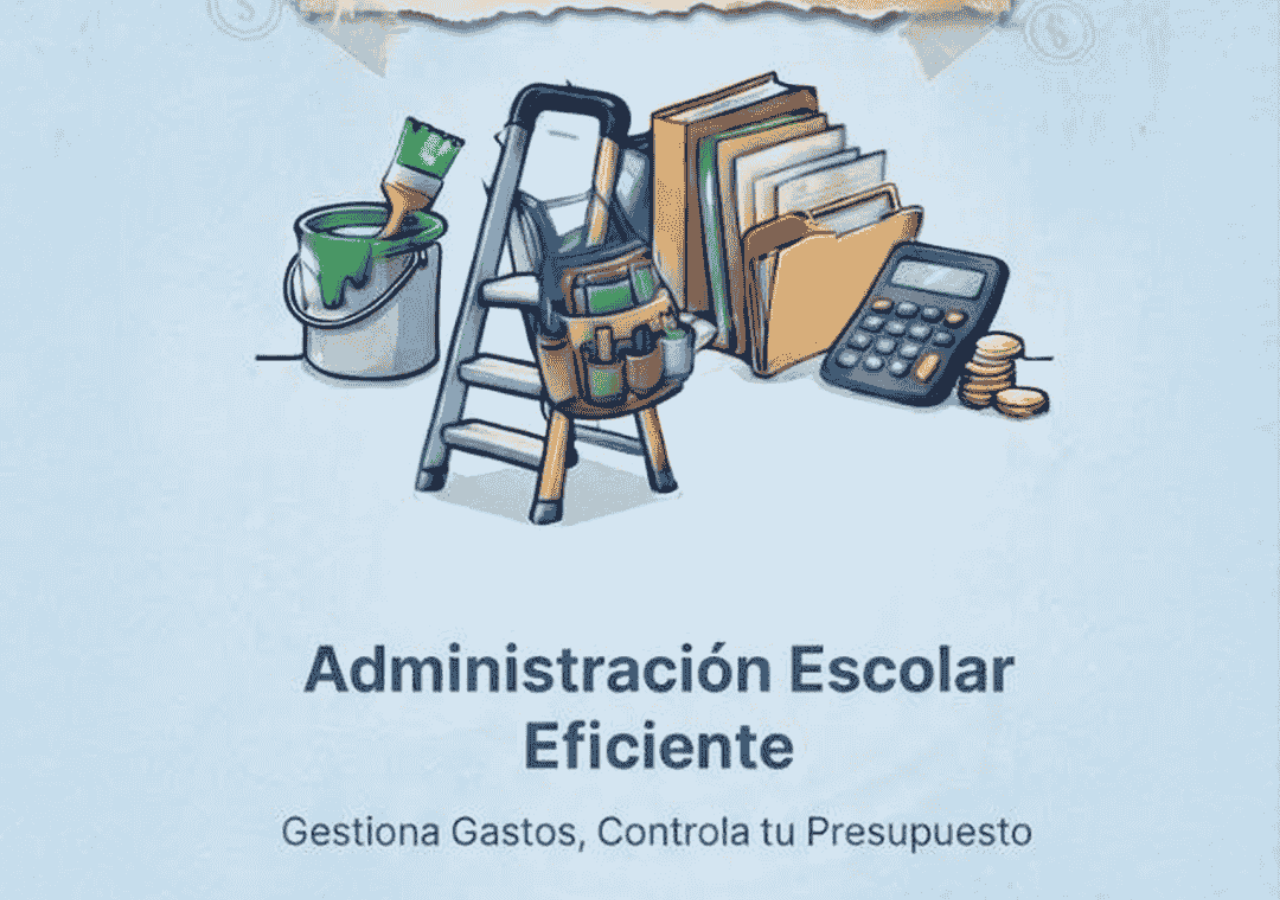
<file: index.html>
<!DOCTYPE html>
<html lang="es">
<head>
    <meta charset="UTF-8">
    <meta name="viewport" content="width=device-width, initial-scale=1.0, maximum-scale=1.0, user-scalable=no">
    <title>Administra</title>
    <link rel="manifest" href="manifest.json">
    <link rel="icon" href="assets/icon.png" type="image/png">
</head>
<body>
    <script>
        window.location.href = 'splash.html';

        if ('serviceWorker' in navigator) {
            window.addEventListener('load', function() {
                navigator.serviceWorker.register('/sw.js')
                    .then(function(registration) {
                        console.log('[Service Worker] Registrado correctamente');
                    })
                    .catch(function(error) {
                        console.log('[Service Worker] Error al registrar:', error);
                    });
            });
        }
    </script>
</body>
</html>
</file>
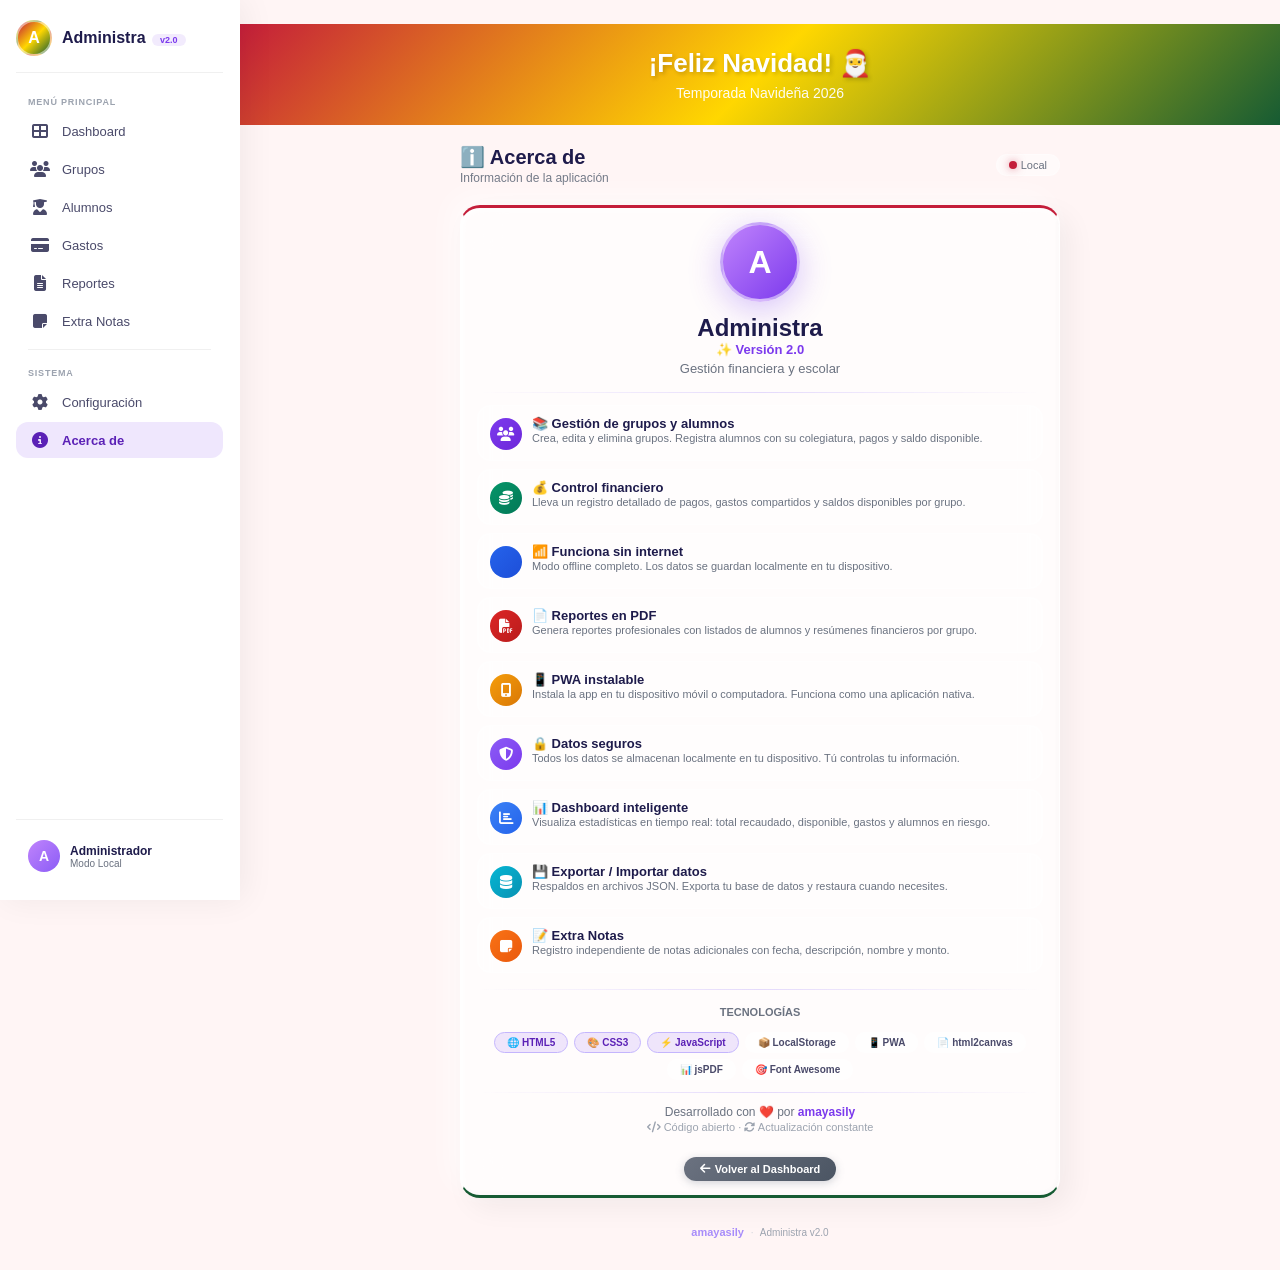
<file: acerca.html>
<!DOCTYPE html>
<html lang="es">
<head>
    <meta charset="UTF-8">
    <meta name="viewport" content="width=device-width, initial-scale=1.0, maximum-scale=1.0, user-scalable=no">
    <title>Administra - Acerca de</title>

    <!-- Font Awesome -->
    <link rel="stylesheet" href="https://cdnjs.cloudflare.com/ajax/libs/font-awesome/6.5.1/css/all.min.css">

    <link rel="manifest" href="manifest.json">
    <link rel="icon" href="assets/icon.png" type="image/png">
    
    <!-- Script del sistema de temas festivos -->
    <script src="js/temas.js"></script>
    
    <style>
        * { margin: 0; padding: 0; box-sizing: border-box; }

        body {
            font-family: -apple-system, BlinkMacSystemFont, 'Segoe UI', Roboto, Arial, sans-serif;
            min-height: 100vh;
            background: linear-gradient(135deg, #fdf2f8 0%, #fce7f3 25%, #ede9fe 50%, #dbeafe 75%, #fce7f3 100%);
            background-attachment: fixed;
            display: flex;
        }

        .sidebar {
            position: fixed;
            top: 0;
            left: 0;
            width: 240px;
            height: 100vh;
            background: rgba(255, 255, 255, 0.92);
            backdrop-filter: blur(24px);
            -webkit-backdrop-filter: blur(24px);
            border-right: 1px solid rgba(255, 255, 255, 0.6);
            box-shadow: 4px 0 32px rgba(0, 0, 0, 0.06);
            padding: 20px 16px;
            display: flex;
            flex-direction: column;
            transition: transform 0.35s cubic-bezier(0.4, 0, 0.2, 1);
            z-index: 1000;
            overflow-y: auto;
        }

        @media (max-width: 768px) {
            .sidebar {
                transform: translateX(-100%);
                width: 280px;
                background: rgba(255, 255, 255, 0.96);
            }
            .sidebar.open {
                transform: translateX(0);
            }
        }

        @media (min-width: 769px) {
            .sidebar {
                transform: translateX(0) !important;
            }
        }

        .sidebar .logo-area {
            display: flex;
            align-items: center;
            gap: 10px;
            padding-bottom: 16px;
            border-bottom: 1px solid rgba(0, 0, 0, 0.06);
            margin-bottom: 16px;
        }

        .sidebar .logo-area .logo-icon {
            width: 36px;
            height: 36px;
            border-radius: 50%;
            background: linear-gradient(135deg, #c084fc, #7c3aed);
            display: flex;
            align-items: center;
            justify-content: center;
            color: white;
            font-weight: 700;
            font-size: 16px;
            border: 2px solid rgba(255, 255, 255, 0.5);
            flex-shrink: 0;
        }

        .sidebar .logo-area h1 {
            font-size: 16px;
            color: #1e1b4b;
            font-weight: 700;
        }

        .sidebar .logo-area .version {
            font-size: 9px;
            color: #7c3aed;
            font-weight: 600;
            background: rgba(124, 58, 237, 0.1);
            padding: 1px 8px;
            border-radius: 10px;
            margin-left: 2px;
        }

        .sidebar .btn-cerrar-menu {
            display: none;
            background: none;
            border: none;
            font-size: 20px;
            color: #6b7280;
            cursor: pointer;
            padding: 4px;
            margin-left: auto;
            transition: all 0.2s;
        }
        .sidebar .btn-cerrar-menu:hover {
            color: #1e1b4b;
        }
        @media (max-width: 768px) {
            .sidebar .btn-cerrar-menu {
                display: block;
            }
        }

        .sidebar .menu {
            flex: 1;
            display: flex;
            flex-direction: column;
            gap: 2px;
        }

        .sidebar .menu .menu-label {
            font-size: 9px;
            text-transform: uppercase;
            color: #9ca3af;
            font-weight: 700;
            letter-spacing: 0.8px;
            padding: 8px 12px 4px 12px;
        }

        .sidebar .menu .menu-item {
            display: flex;
            align-items: center;
            gap: 12px;
            padding: 10px 14px;
            border-radius: 12px;
            color: #4a4a6a;
            text-decoration: none;
            font-size: 13px;
            font-weight: 500;
            transition: all 0.2s ease;
            cursor: pointer;
            border: none;
            background: transparent;
            width: 100%;
            text-align: left;
        }

        .sidebar .menu .menu-item:hover {
            background: rgba(124, 58, 237, 0.08);
            color: #5b21b6;
        }

        .sidebar .menu .menu-item.active {
            background: rgba(124, 58, 237, 0.12);
            color: #5b21b6;
            font-weight: 600;
        }

        .sidebar .menu .menu-item i {
            width: 20px;
            font-size: 16px;
            text-align: center;
            flex-shrink: 0;
        }

        .sidebar .menu .divider {
            height: 1px;
            background: rgba(0, 0, 0, 0.06);
            margin: 8px 12px;
        }

        .sidebar .user-area {
            padding-top: 12px;
            border-top: 1px solid rgba(0, 0, 0, 0.06);
            margin-top: 4px;
        }

        .sidebar .user-area .user-info {
            display: flex;
            align-items: center;
            gap: 10px;
            padding: 8px 12px;
            border-radius: 12px;
            background: rgba(255, 255, 255, 0.4);
        }

        .sidebar .user-area .user-info .avatar {
            width: 32px;
            height: 32px;
            border-radius: 50%;
            background: linear-gradient(135deg, #c084fc, #8b5cf6);
            display: flex;
            align-items: center;
            justify-content: center;
            color: white;
            font-weight: 700;
            font-size: 14px;
        }

        .sidebar .user-area .user-info .user-name {
            font-size: 12px;
            font-weight: 600;
            color: #1e1b4b;
        }

        .sidebar .user-area .user-info .user-email {
            font-size: 10px;
            color: #6b7280;
        }

        .sidebar .user-area .btn-logout-sidebar {
            display: flex;
            align-items: center;
            gap: 10px;
            padding: 8px 14px;
            border-radius: 12px;
            color: #dc2626;
            font-size: 13px;
            font-weight: 500;
            cursor: pointer;
            transition: all 0.2s ease;
            border: none;
            background: transparent;
            width: 100%;
            margin-top: 4px;
        }

        .sidebar .user-area .btn-logout-sidebar:hover {
            background: rgba(239, 68, 68, 0.08);
        }

        .sidebar .user-area .btn-logout-sidebar i {
            width: 20px;
            font-size: 16px;
            text-align: center;
        }

        .sidebar-overlay {
            display: none;
            position: fixed;
            inset: 0;
            background: rgba(0, 0, 0, 0.3);
            backdrop-filter: blur(4px);
            -webkit-backdrop-filter: blur(4px);
            z-index: 999;
            opacity: 0;
            transition: opacity 0.3s ease;
        }
        .sidebar-overlay.active {
            display: block;
            opacity: 1;
        }
        @media (min-width: 769px) {
            .sidebar-overlay {
                display: none !important;
            }
        }

        .main-content {
            margin-left: 0;
            padding: 16px;
            flex: 1;
            min-height: 100vh;
            width: 100%;
            transition: margin-left 0.3s ease;
        }

        @media (min-width: 769px) {
            .main-content {
                margin-left: 240px;
                padding: 24px;
                width: calc(100% - 240px);
            }
        }

        .container {
            max-width: 900px;
            margin: 0 auto;
        }

        .clay {
            background: rgba(255, 255, 255, 0.7);
            backdrop-filter: blur(20px);
            -webkit-backdrop-filter: blur(20px);
            border: 1px solid rgba(255, 255, 255, 0.6);
            box-shadow: 10px 10px 28px rgba(0, 0, 0, 0.05), -10px -10px 28px rgba(255, 255, 255, 0.6),
                        inset 2px 2px 4px rgba(255, 255, 255, 0.8), inset -2px -2px 4px rgba(0, 0, 0, 0.02);
        }

        .clay-md { padding: 14px 16px; border-radius: 20px; }

        .dashboard-header {
            display: flex;
            justify-content: space-between;
            align-items: center;
            margin-bottom: 20px;
        }

        .dashboard-header .titulo {
            display: flex;
            align-items: center;
            gap: 10px;
        }

        .dashboard-header .titulo h2 {
            font-size: 20px;
            color: #1e1b4b;
            font-weight: 700;
        }

        .dashboard-header .titulo p {
            font-size: 12px;
            color: #6b7280;
            margin-top: 2px;
        }

        .hamburger {
            display: block;
            background: rgba(255, 255, 255, 0.5);
            border: 1px solid rgba(255, 255, 255, 0.3);
            font-size: 20px;
            color: #1e1b4b;
            cursor: pointer;
            padding: 6px 10px;
            border-radius: 10px;
            transition: all 0.2s;
            backdrop-filter: blur(4px);
        }
        .hamburger:hover {
            background: rgba(255, 255, 255, 0.8);
        }
        @media (min-width: 769px) {
            .hamburger {
                display: none !important;
            }
        }

        .dashboard-header .header-right {
            display: flex;
            align-items: center;
            gap: 12px;
        }

        .connection {
            display: flex;
            align-items: center;
            gap: 4px;
            font-size: 11px;
            color: #6b7280;
            background: rgba(255, 255, 255, 0.5);
            padding: 4px 12px;
            border-radius: 20px;
            border: 1px solid rgba(255, 255, 255, 0.3);
        }

        .connection .dot {
            width: 8px;
            height: 8px;
            border-radius: 50%;
            display: inline-block;
        }

        .connection .dot.green {
            background: #34d399;
            box-shadow: 0 0 8px rgba(52, 211, 153, 0.4);
            animation: pulse-dot 2s infinite;
        }

        @keyframes pulse-dot {
            0%, 100% { opacity: 1; }
            50% { opacity: 0.5; }
        }

        .logo-grande {
            width: 80px;
            height: 80px;
            border-radius: 50%;
            background: linear-gradient(135deg, #c084fc, #7c3aed);
            display: flex;
            align-items: center;
            justify-content: center;
            margin: 0 auto 12px;
            color: white;
            font-size: 32px;
            font-weight: 700;
            box-shadow: 0 8px 32px rgba(124, 58, 237, 0.3);
            border: 3px solid rgba(255, 255, 255, 0.5);
        }

        .app-nombre {
            text-align: center;
            font-size: 24px;
            font-weight: 800;
            color: #1e1b4b;
        }

        .app-version {
            text-align: center;
            font-size: 13px;
            color: #7c3aed;
            font-weight: 600;
            margin-bottom: 4px;
        }

        .app-subtitulo {
            text-align: center;
            font-size: 13px;
            color: #6b7280;
            margin-bottom: 16px;
        }

        .caracteristicas {
            display: flex;
            flex-direction: column;
            gap: 8px;
            margin: 12px 0 16px 0;
        }

        .caracteristica {
            display: flex;
            align-items: flex-start;
            gap: 10px;
            padding: 10px 12px;
            background: rgba(255, 255, 255, 0.4);
            border-radius: 14px;
            border: 1px solid rgba(255, 255, 255, 0.2);
            transition: all 0.2s ease;
        }

        .caracteristica:hover {
            background: rgba(255, 255, 255, 0.7);
            transform: scale(1.01);
        }

        .caracteristica .icono {
            width: 32px;
            height: 32px;
            border-radius: 50%;
            display: flex;
            align-items: center;
            justify-content: center;
            color: white;
            font-size: 14px;
            flex-shrink: 0;
            margin-top: 2px;
        }

        .caracteristica .icono.gestion { background: linear-gradient(135deg, #7c3aed, #6d28d9); }
        .caracteristica .icono.finanzas { background: linear-gradient(135deg, #059669, #047857); }
        .caracteristica .icono.offline { background: linear-gradient(135deg, #2563eb, #1d4ed8); }
        .caracteristica .icono.pdf { background: linear-gradient(135deg, #dc2626, #b91c1c); }
        .caracteristica .icono.pwa { background: linear-gradient(135deg, #f59e0b, #d97706); }
        .caracteristica .icono.seguridad { background: linear-gradient(135deg, #8b5cf6, #7c3aed); }
        .caracteristica .icono.reportes { background: linear-gradient(135deg, #3b82f6, #2563eb); }
        .caracteristica .icono.backup { background: linear-gradient(135deg, #06b6d4, #0891b2); }
        .caracteristica .icono.notas { background: linear-gradient(135deg, #f97316, #ea580c); }

        .caracteristica .info h4 {
            font-size: 13px;
            color: #1e1b4b;
            font-weight: 700;
        }

        .caracteristica .info p {
            font-size: 11px;
            color: #6b7280;
            line-height: 1.4;
        }

        .tecnologias {
            display: flex;
            flex-wrap: wrap;
            gap: 6px;
            justify-content: center;
            margin: 12px 0 8px 0;
        }

        .tecnologia {
            padding: 4px 12px;
            border-radius: 20px;
            font-size: 10px;
            font-weight: 600;
            background: rgba(255, 255, 255, 0.5);
            border: 1px solid rgba(255, 255, 255, 0.3);
            color: #4a4a6a;
        }

        .tecnologia.destacada {
            background: rgba(124, 58, 237, 0.12);
            border-color: #c4b5fd;
            color: #5b21b6;
        }

        .btn-volver {
            border: none;
            border-radius: 30px;
            padding: 6px 16px;
            font-size: 11px;
            font-weight: 600;
            color: white;
            cursor: pointer;
            transition: all 0.2s;
            background: linear-gradient(135deg, #6b7280, #4b5563);
            box-shadow: 0 2px 8px rgba(107, 114, 128, 0.3);
            margin-top: 12px;
            display: inline-flex;
            align-items: center;
            gap: 4px;
        }

        .btn-volver:hover {
            transform: scale(1.05);
            box-shadow: 0 4px 16px rgba(107, 114, 128, 0.4);
        }

        .btn-volver i { font-size: 12px; }

        .footer {
            text-align: center;
            font-size: 10px;
            color: #9ca3af;
            margin-top: 20px;
            padding: 8px 0;
        }

        .footer .brand { color: #a78bfa; font-weight: 600; font-size: 11px; }

        .separador {
            height: 1px;
            background: linear-gradient(to right, transparent, rgba(167, 139, 250, 0.3), transparent);
            margin: 12px 0;
        }

        .creditos {
            text-align: center;
            font-size: 12px;
            color: #6b7280;
            margin-top: 8px;
        }

        .creditos .nombre {
            color: #7c3aed;
            font-weight: 700;
        }

        @media (max-width: 380px) {
            .main-content { padding: 10px; }
            .logo-grande { width: 64px; height: 64px; font-size: 26px; }
            .app-nombre { font-size: 20px; }
            .caracteristica { padding: 8px 10px; }
            .caracteristica .info h4 { font-size: 12px; }
        }

        @media (min-width: 600px) {
            .main-content { padding: 24px; }
            .container { max-width: 600px; }
        }
    </style>
</head>
<body>
    <div class="sidebar-overlay" id="sidebarOverlay" onclick="cerrarSidebar()"></div>

    <nav class="sidebar" id="sidebar">
        <div class="logo-area">
            <div class="logo-icon">A</div>
            <div>
                <h1>Administra <span class="version">v2.0</span></h1>
            </div>
            <button class="btn-cerrar-menu" onclick="cerrarSidebar()">
                <i class="fas fa-times"></i>
            </button>
        </div>

        <div class="menu">
            <div class="menu-label">Menú principal</div>

            <button class="menu-item" onclick="cerrarSidebar(); location.href='dashboard.html'">
                <i class="fas fa-th-large"></i>
                Dashboard
            </button>

            <button class="menu-item" onclick="cerrarSidebar(); location.href='grupos.html'">
                <i class="fas fa-users"></i>
                Grupos
            </button>

            <button class="menu-item" onclick="cerrarSidebar(); location.href='alumnos.html'">
                <i class="fas fa-user-graduate"></i>
                Alumnos
            </button>

            <button class="menu-item" onclick="cerrarSidebar(); location.href='gastos.html'">
                <i class="fas fa-credit-card"></i>
                Gastos
            </button>

            <button class="menu-item" onclick="cerrarSidebar(); location.href='reportes.html'">
                <i class="fas fa-file-alt"></i>
                Reportes
            </button>

            <button class="menu-item" onclick="cerrarSidebar(); location.href='extra-notas.html'">
                <i class="fas fa-sticky-note"></i>
                Extra Notas
            </button>

            <div class="divider"></div>

            <div class="menu-label">Sistema</div>

            <button class="menu-item" onclick="cerrarSidebar(); location.href='configuracion.html'">
                <i class="fas fa-cog"></i>
                Configuración
            </button>

            <button class="menu-item active" onclick="cerrarSidebar(); location.href='acerca.html'">
                <i class="fas fa-info-circle"></i>
                Acerca de
            </button>
        </div>

        <div class="user-area">
            <div class="user-info">
                <div class="avatar">A</div>
                <div>
                    <div class="user-name">Administrador</div>
                    <div class="user-email">Modo Local</div>
                </div>
            </div>
        </div>
    </nav>

    <div class="main-content">
        <div class="container">
            <div class="dashboard-header">
                <div class="titulo">
                    <button class="hamburger" onclick="abrirSidebar()">
                        <i class="fas fa-bars"></i>
                    </button>
                    <div>
                        <h2>ℹ️ Acerca de</h2>
                        <p>Información de la aplicación</p>
                    </div>
                </div>
                <div class="header-right">
                    <div class="connection">
                        <span class="dot green"></span>
                        <span>Local</span>
                    </div>
                </div>
            </div>

            <div class="clay clay-md">
                <div class="logo-grande">A</div>
                <div class="app-nombre">Administra</div>
                <div class="app-version">✨ Versión 2.0</div>
                <div class="app-subtitulo">Gestión financiera y escolar</div>

                <div class="separador"></div>

                <div class="caracteristicas">
                    <div class="caracteristica">
                        <div class="icono gestion">
                            <i class="fas fa-users"></i>
                        </div>
                        <div class="info">
                            <h4>📚 Gestión de grupos y alumnos</h4>
                            <p>Crea, edita y elimina grupos. Registra alumnos con su colegiatura, pagos y saldo disponible.</p>
                        </div>
                    </div>

                    <div class="caracteristica">
                        <div class="icono finanzas">
                            <i class="fas fa-coins"></i>
                        </div>
                        <div class="info">
                            <h4>💰 Control financiero</h4>
                            <p>Lleva un registro detallado de pagos, gastos compartidos y saldos disponibles por grupo.</p>
                        </div>
                    </div>

                    <div class="caracteristica">
                        <div class="icono offline">
                            <i class="fas fa-wifi-slash"></i>
                        </div>
                        <div class="info">
                            <h4>📶 Funciona sin internet</h4>
                            <p>Modo offline completo. Los datos se guardan localmente en tu dispositivo.</p>
                        </div>
                    </div>

                    <div class="caracteristica">
                        <div class="icono pdf">
                            <i class="fas fa-file-pdf"></i>
                        </div>
                        <div class="info">
                            <h4>📄 Reportes en PDF</h4>
                            <p>Genera reportes profesionales con listados de alumnos y resúmenes financieros por grupo.</p>
                        </div>
                    </div>

                    <div class="caracteristica">
                        <div class="icono pwa">
                            <i class="fas fa-mobile-alt"></i>
                        </div>
                        <div class="info">
                            <h4>📱 PWA instalable</h4>
                            <p>Instala la app en tu dispositivo móvil o computadora. Funciona como una aplicación nativa.</p>
                        </div>
                    </div>

                    <div class="caracteristica">
                        <div class="icono seguridad">
                            <i class="fas fa-shield-alt"></i>
                        </div>
                        <div class="info">
                            <h4>🔒 Datos seguros</h4>
                            <p>Todos los datos se almacenan localmente en tu dispositivo. Tú controlas tu información.</p>
                        </div>
                    </div>

                    <div class="caracteristica">
                        <div class="icono reportes">
                            <i class="fas fa-chart-bar"></i>
                        </div>
                        <div class="info">
                            <h4>📊 Dashboard inteligente</h4>
                            <p>Visualiza estadísticas en tiempo real: total recaudado, disponible, gastos y alumnos en riesgo.</p>
                        </div>
                    </div>

                    <div class="caracteristica">
                        <div class="icono backup">
                            <i class="fas fa-database"></i>
                        </div>
                        <div class="info">
                            <h4>💾 Exportar / Importar datos</h4>
                            <p>Respaldos en archivos JSON. Exporta tu base de datos y restaura cuando necesites.</p>
                        </div>
                    </div>

                    <div class="caracteristica">
                        <div class="icono notas">
                            <i class="fas fa-sticky-note"></i>
                        </div>
                        <div class="info">
                            <h4>📝 Extra Notas</h4>
                            <p>Registro independiente de notas adicionales con fecha, descripción, nombre y monto.</p>
                        </div>
                    </div>
                </div>

                <div class="separador"></div>

                <div style="text-align:center;margin:8px 0 4px 0;">
                    <span style="font-size:11px;color:#6b7280;font-weight:600;">TECNOLOGÍAS</span>
                </div>
                <div class="tecnologias">
                    <span class="tecnologia destacada">🌐 HTML5</span>
                    <span class="tecnologia destacada">🎨 CSS3</span>
                    <span class="tecnologia destacada">⚡ JavaScript</span>
                    <span class="tecnologia">📦 LocalStorage</span>
                    <span class="tecnologia">📱 PWA</span>
                    <span class="tecnologia">📄 html2canvas</span>
                    <span class="tecnologia">📊 jsPDF</span>
                    <span class="tecnologia">🎯 Font Awesome</span>
                </div>

                <div class="separador"></div>

                <div class="creditos">
                    <p>Desarrollado con ❤️ por <span class="nombre">amayasily</span></p>
                    <p style="font-size:11px;color:#9ca3af;margin-top:2px;">
                        <i class="fas fa-code"></i> Código abierto · <i class="fas fa-sync-alt"></i> Actualización constante
                    </p>
                </div>

                <div style="text-align:center;margin-top:12px;">
                    <button class="btn-volver" onclick="location.href='dashboard.html'">
                        <i class="fas fa-arrow-left"></i>
                        Volver al Dashboard
                    </button>
                </div>
            </div>

            <div class="footer">
                <span class="brand">amayasily</span>
                <span style="color:#d1d5db;margin:0 4px;">·</span>
                <span style="color:#9ca3af;">Administra v2.0</span>
            </div>
        </div>
    </div>

    <script src="js/storage.js"></script>
    <script>
        function abrirSidebar() {
            document.getElementById('sidebar').classList.add('open');
            document.getElementById('sidebarOverlay').classList.add('active');
        }

        function cerrarSidebar() {
            document.getElementById('sidebar').classList.remove('open');
            document.getElementById('sidebarOverlay').classList.remove('active');
        }

        document.addEventListener('click', function(e) {
            var sidebar = document.getElementById('sidebar');
            var overlay = document.getElementById('sidebarOverlay');
            if (window.innerWidth <= 768) {
                if (!sidebar.contains(e.target) && e.target !== overlay && !e.target.closest('.hamburger')) {
                    cerrarSidebar();
                }
            }
        });

        window.addEventListener('resize', function() {
            if (window.innerWidth > 768) {
                cerrarSidebar();
            }
        });

        function logout() {
            if (confirm('¿Cerrar sesión?')) {
                localStorage.removeItem('user_session');
                window.location.href = 'login.html';
            }
        }

        window.abrirSidebar = abrirSidebar;
        window.cerrarSidebar = cerrarSidebar;
        window.logout = logout;

        if ('serviceWorker' in navigator) {
            window.addEventListener('load', function() {
                navigator.serviceWorker.register('/sw.js')
                    .then(function(registration) {
                        console.log('[Service Worker] Registrado correctamente');
                    })
                    .catch(function(error) {
                        console.log('[Service Worker] Error al registrar:', error);
                    });
            });
        }
    </script>
</body>
</html>
</file>
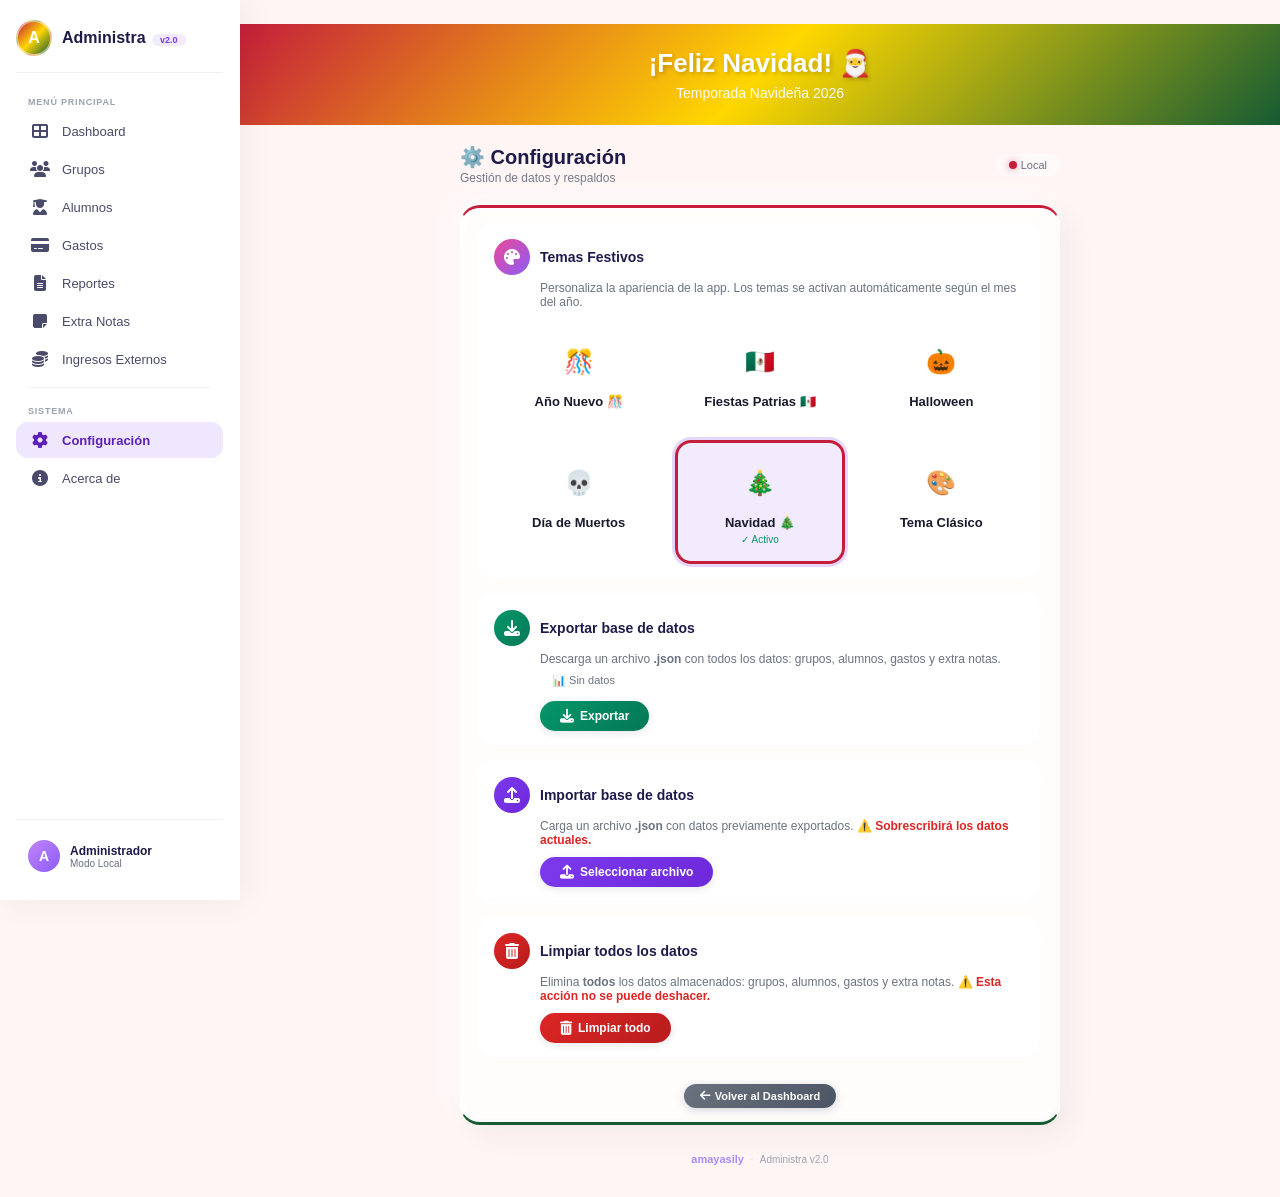
<file: configuracion.html>
<!DOCTYPE html>
<html lang="es">
<head>
    <meta charset="UTF-8">
    <meta name="viewport" content="width=device-width, initial-scale=1.0, maximum-scale=1.0, user-scalable=no">
    <title>Administra - Configuración</title>

    <!-- Font Awesome -->
    <link rel="stylesheet" href="https://cdnjs.cloudflare.com/ajax/libs/font-awesome/6.5.1/css/all.min.css">

    <link rel="manifest" href="manifest.json">
    <link rel="icon" href="assets/icon.png" type="image/png">
    
    <!-- Script del sistema de temas festivos (en el head para evitar parpadeos) -->
    <script src="js/temas.js"></script>
    
    <style>
        * { margin: 0; padding: 0; box-sizing: border-box; }

        body {
            font-family: -apple-system, BlinkMacSystemFont, 'Segoe UI', Roboto, Arial, sans-serif;
            min-height: 100vh;
            background: linear-gradient(135deg, #fdf2f8 0%, #fce7f3 25%, #ede9fe 50%, #dbeafe 75%, #fce7f3 100%);
            background-attachment: fixed;
            display: flex;
        }

        .sidebar {
            position: fixed;
            top: 0;
            left: 0;
            width: 240px;
            height: 100vh;
            background: rgba(255, 255, 255, 0.92);
            backdrop-filter: blur(24px);
            -webkit-backdrop-filter: blur(24px);
            border-right: 1px solid rgba(255, 255, 255, 0.6);
            box-shadow: 4px 0 32px rgba(0, 0, 0, 0.06);
            padding: 20px 16px;
            display: flex;
            flex-direction: column;
            transition: transform 0.35s cubic-bezier(0.4, 0, 0.2, 1);
            z-index: 1000;
            overflow-y: auto;
        }

        @media (max-width: 768px) {
            .sidebar {
                transform: translateX(-100%);
                width: 280px;
                background: rgba(255, 255, 255, 0.96);
            }
            .sidebar.open {
                transform: translateX(0);
            }
        }

        @media (min-width: 769px) {
            .sidebar {
                transform: translateX(0) !important;
            }
        }

        .sidebar .logo-area {
            display: flex;
            align-items: center;
            gap: 10px;
            padding-bottom: 16px;
            border-bottom: 1px solid rgba(0, 0, 0, 0.06);
            margin-bottom: 16px;
        }

        .sidebar .logo-area .logo-icon {
            width: 36px;
            height: 36px;
            border-radius: 50%;
            background: linear-gradient(135deg, #c084fc, #7c3aed);
            display: flex;
            align-items: center;
            justify-content: center;
            color: white;
            font-weight: 700;
            font-size: 16px;
            border: 2px solid rgba(255, 255, 255, 0.5);
            flex-shrink: 0;
        }

        .sidebar .logo-area h1 {
            font-size: 16px;
            color: #1e1b4b;
            font-weight: 700;
        }

        .sidebar .logo-area .version {
            font-size: 9px;
            color: #7c3aed;
            font-weight: 600;
            background: rgba(124, 58, 237, 0.1);
            padding: 1px 8px;
            border-radius: 10px;
            margin-left: 2px;
        }

        .sidebar .btn-cerrar-menu {
            display: none;
            background: none;
            border: none;
            font-size: 20px;
            color: #6b7280;
            cursor: pointer;
            padding: 4px;
            margin-left: auto;
            transition: all 0.2s;
        }
        .sidebar .btn-cerrar-menu:hover {
            color: #1e1b4b;
        }
        @media (max-width: 768px) {
            .sidebar .btn-cerrar-menu {
                display: block;
            }
        }

        .sidebar .menu {
            flex: 1;
            display: flex;
            flex-direction: column;
            gap: 2px;
        }

        .sidebar .menu .menu-label {
            font-size: 9px;
            text-transform: uppercase;
            color: #9ca3af;
            font-weight: 700;
            letter-spacing: 0.8px;
            padding: 8px 12px 4px 12px;
        }

        .sidebar .menu .menu-item {
            display: flex;
            align-items: center;
            gap: 12px;
            padding: 10px 14px;
            border-radius: 12px;
            color: #4a4a6a;
            text-decoration: none;
            font-size: 13px;
            font-weight: 500;
            transition: all 0.2s ease;
            cursor: pointer;
            border: none;
            background: transparent;
            width: 100%;
            text-align: left;
        }

        .sidebar .menu .menu-item:hover {
            background: rgba(124, 58, 237, 0.08);
            color: #5b21b6;
        }

        .sidebar .menu .menu-item.active {
            background: rgba(124, 58, 237, 0.12);
            color: #5b21b6;
            font-weight: 600;
        }

        .sidebar .menu .menu-item i {
            width: 20px;
            font-size: 16px;
            text-align: center;
            flex-shrink: 0;
        }

        .sidebar .menu .divider {
            height: 1px;
            background: rgba(0, 0, 0, 0.06);
            margin: 8px 12px;
        }

        .sidebar .user-area {
            padding-top: 12px;
            border-top: 1px solid rgba(0, 0, 0, 0.06);
            margin-top: 4px;
        }

        .sidebar .user-area .user-info {
            display: flex;
            align-items: center;
            gap: 10px;
            padding: 8px 12px;
            border-radius: 12px;
            background: rgba(255, 255, 255, 0.4);
        }

        .sidebar .user-area .user-info .avatar {
            width: 32px;
            height: 32px;
            border-radius: 50%;
            background: linear-gradient(135deg, #c084fc, #8b5cf6);
            display: flex;
            align-items: center;
            justify-content: center;
            color: white;
            font-weight: 700;
            font-size: 14px;
        }

        .sidebar .user-area .user-info .user-name {
            font-size: 12px;
            font-weight: 600;
            color: #1e1b4b;
        }

        .sidebar .user-area .user-info .user-email {
            font-size: 10px;
            color: #6b7280;
        }

        .sidebar .user-area .btn-logout-sidebar {
            display: flex;
            align-items: center;
            gap: 10px;
            padding: 8px 14px;
            border-radius: 12px;
            color: #dc2626;
            font-size: 13px;
            font-weight: 500;
            cursor: pointer;
            transition: all 0.2s ease;
            border: none;
            background: transparent;
            width: 100%;
            margin-top: 4px;
        }

        .sidebar .user-area .btn-logout-sidebar:hover {
            background: rgba(239, 68, 68, 0.08);
        }

        .sidebar .user-area .btn-logout-sidebar i {
            width: 20px;
            font-size: 16px;
            text-align: center;
        }

        .sidebar-overlay {
            display: none;
            position: fixed;
            inset: 0;
            background: rgba(0, 0, 0, 0.3);
            backdrop-filter: blur(4px);
            -webkit-backdrop-filter: blur(4px);
            z-index: 999;
            opacity: 0;
            transition: opacity 0.3s ease;
        }
        .sidebar-overlay.active {
            display: block;
            opacity: 1;
        }
        @media (min-width: 769px) {
            .sidebar-overlay {
                display: none !important;
            }
        }

        .main-content {
            margin-left: 0;
            padding: 16px;
            flex: 1;
            min-height: 100vh;
            width: 100%;
            transition: margin-left 0.3s ease;
        }

        @media (min-width: 769px) {
            .main-content {
                margin-left: 240px;
                padding: 24px;
                width: calc(100% - 240px);
            }
        }

        .container {
            max-width: 900px;
            margin: 0 auto;
        }

        .clay {
            background: rgba(255, 255, 255, 0.7);
            backdrop-filter: blur(20px);
            -webkit-backdrop-filter: blur(20px);
            border: 1px solid rgba(255, 255, 255, 0.6);
            box-shadow: 10px 10px 28px rgba(0, 0, 0, 0.05), -10px -10px 28px rgba(255, 255, 255, 0.6),
                        inset 2px 2px 4px rgba(255, 255, 255, 0.8), inset -2px -2px 4px rgba(0, 0, 0, 0.02);
        }

        .clay-md { padding: 14px 16px; border-radius: 20px; }

        .dashboard-header {
            display: flex;
            justify-content: space-between;
            align-items: center;
            margin-bottom: 20px;
        }

        .dashboard-header .titulo {
            display: flex;
            align-items: center;
            gap: 10px;
        }

        .dashboard-header .titulo h2 {
            font-size: 20px;
            color: #1e1b4b;
            font-weight: 700;
        }

        .dashboard-header .titulo p {
            font-size: 12px;
            color: #6b7280;
            margin-top: 2px;
        }

        .hamburger {
            display: block;
            background: rgba(255, 255, 255, 0.5);
            border: 1px solid rgba(255, 255, 255, 0.3);
            font-size: 20px;
            color: #1e1b4b;
            cursor: pointer;
            padding: 6px 10px;
            border-radius: 10px;
            transition: all 0.2s;
            backdrop-filter: blur(4px);
        }
        .hamburger:hover {
            background: rgba(255, 255, 255, 0.8);
        }
        @media (min-width: 769px) {
            .hamburger {
                display: none !important;
            }
        }

        .dashboard-header .header-right {
            display: flex;
            align-items: center;
            gap: 12px;
        }

        .connection {
            display: flex;
            align-items: center;
            gap: 4px;
            font-size: 11px;
            color: #6b7280;
            background: rgba(255, 255, 255, 0.5);
            padding: 4px 12px;
            border-radius: 20px;
            border: 1px solid rgba(255, 255, 255, 0.3);
        }

        .connection .dot {
            width: 8px;
            height: 8px;
            border-radius: 50%;
            display: inline-block;
        }

        .connection .dot.green {
            background: #34d399;
            box-shadow: 0 0 8px rgba(52, 211, 153, 0.4);
            animation: pulse-dot 2s infinite;
        }

        @keyframes pulse-dot {
            0%, 100% { opacity: 1; }
            50% { opacity: 0.5; }
        }

        .opcion-card {
            padding: 16px;
            margin-bottom: 12px;
            border-radius: 18px;
            background: rgba(255, 255, 255, 0.5);
            backdrop-filter: blur(8px);
            border: 1px solid rgba(255, 255, 255, 0.3);
            box-shadow: inset 2px 2px 4px rgba(255, 255, 255, 0.6), inset -2px -2px 4px rgba(0, 0, 0, 0.02);
            transition: all 0.2s ease;
        }

        .opcion-card:hover {
            background: rgba(255, 255, 255, 0.8);
            border-color: rgba(167, 139, 250, 0.3);
        }

        .opcion-card .card-header {
            display: flex;
            align-items: center;
            gap: 10px;
            margin-bottom: 6px;
        }

        .opcion-card .card-header .icono {
            width: 36px;
            height: 36px;
            border-radius: 50%;
            display: flex;
            align-items: center;
            justify-content: center;
            color: white;
            font-size: 16px;
            flex-shrink: 0;
        }

        .opcion-card .card-header .icono.exportar {
            background: linear-gradient(135deg, #059669, #047857);
        }

        .opcion-card .card-header .icono.importar {
            background: linear-gradient(135deg, #7c3aed, #6d28d9);
        }

        .opcion-card .card-header .icono.limpiar {
            background: linear-gradient(135deg, #dc2626, #b91c1c);
        }

        .opcion-card .card-header h3 {
            font-size: 14px;
            color: #1e1b4b;
            font-weight: 700;
        }

        .opcion-card .card-desc {
            font-size: 12px;
            color: #6b7280;
            margin-left: 46px;
            margin-bottom: 10px;
        }

        .opcion-card .card-actions {
            margin-left: 46px;
        }

        .btn-opcion {
            border: none;
            border-radius: 30px;
            padding: 8px 20px;
            font-size: 12px;
            font-weight: 600;
            color: white;
            cursor: pointer;
            transition: all 0.2s;
            display: inline-flex;
            align-items: center;
            gap: 6px;
            box-shadow: 0 2px 8px rgba(0, 0, 0, 0.1);
        }

        .btn-opcion:hover {
            transform: scale(1.05);
            box-shadow: 0 4px 16px rgba(0, 0, 0, 0.15);
        }

        .btn-opcion:active { transform: scale(0.97); }

        .btn-opcion.exportar-btn {
            background: linear-gradient(135deg, #059669, #047857);
        }

        .btn-opcion.importar-btn {
            background: linear-gradient(135deg, #7c3aed, #6d28d9);
        }

        .btn-opcion.limpiar-btn {
            background: linear-gradient(135deg, #dc2626, #b91c1c);
        }

        .btn-opcion i { font-size: 14px; }

        .btn-volver {
            border: none;
            border-radius: 30px;
            padding: 6px 16px;
            font-size: 11px;
            font-weight: 600;
            color: white;
            cursor: pointer;
            transition: all 0.2s;
            background: linear-gradient(135deg, #6b7280, #4b5563);
            box-shadow: 0 2px 8px rgba(107, 114, 128, 0.3);
            margin-top: 12px;
            display: inline-flex;
            align-items: center;
            gap: 4px;
        }

        .btn-volver:hover {
            transform: scale(1.05);
            box-shadow: 0 4px 16px rgba(107, 114, 128, 0.4);
        }

        .btn-volver i { font-size: 12px; }

        #fileInput {
            display: none;
        }

        .toast {
            position: fixed;
            bottom: 20px;
            left: 50%;
            transform: translateX(-50%);
            padding: 12px 24px;
            border-radius: 16px;
            font-size: 13px;
            font-weight: 600;
            color: white;
            z-index: 9999;
            backdrop-filter: blur(12px);
            box-shadow: 0 8px 32px rgba(0, 0, 0, 0.15);
            animation: toastIn 0.3s ease;
            max-width: 90%;
            text-align: center;
        }

        .toast.success { background: rgba(5, 150, 105, 0.9); }
        .toast.error { background: rgba(220, 38, 38, 0.9); }
        .toast.info { background: rgba(59, 130, 246, 0.9); }
        .toast.warning { background: rgba(217, 119, 6, 0.9); }

        @keyframes toastIn {
            from { opacity: 0; transform: translateX(-50%) translateY(20px); }
            to { opacity: 1; transform: translateX(-50%) translateY(0); }
        }

        .toast.out {
            animation: toastOut 0.3s ease forwards;
        }

        @keyframes toastOut {
            from { opacity: 1; transform: translateX(-50%) translateY(0); }
            to { opacity: 0; transform: translateX(-50%) translateY(20px); }
        }

        .modal-overlay {
            position: fixed;
            inset: 0;
            background: rgba(0, 0, 0, 0.3);
            backdrop-filter: blur(6px);
            -webkit-backdrop-filter: blur(6px);
            display: flex;
            align-items: center;
            justify-content: center;
            z-index: 2000;
            padding: 16px;
            animation: modalFadeIn 0.25s ease;
        }

        @keyframes modalFadeIn {
            from { opacity: 0; transform: scale(0.92); }
            to { opacity: 1; transform: scale(1); }
        }

        .modal-content {
            background: rgba(255, 255, 255, 0.95);
            backdrop-filter: blur(20px);
            -webkit-backdrop-filter: blur(20px);
            border-radius: 20px;
            padding: 24px 20px 20px;
            max-width: 360px;
            width: 100%;
            border: 1px solid rgba(255, 255, 255, 0.5);
            box-shadow: 0 16px 48px rgba(0, 0, 0, 0.1);
            text-align: center;
        }

        .modal-icono {
            width: 48px;
            height: 48px;
            border-radius: 50%;
            display: flex;
            align-items: center;
            justify-content: center;
            margin: 0 auto 10px;
            font-size: 22px;
            color: white;
        }

        .modal-icono.peligro { background: linear-gradient(135deg, #ef4444, #dc2626); }
        .modal-icono.advertencia { background: linear-gradient(135deg, #f59e0b, #d97706); }

        .modal-titulo {
            font-size: 18px;
            font-weight: 700;
            color: #1e1b4b;
            margin-bottom: 4px;
        }

        .modal-subtitulo {
            font-size: 13px;
            color: #6b7280;
            margin-bottom: 16px;
            line-height: 1.5;
        }

        .modal-acciones {
            display: flex;
            gap: 8px;
        }

        .modal-acciones .btn {
            flex: 1;
            padding: 10px 12px;
            border: none;
            border-radius: 24px;
            font-size: 14px;
            font-weight: 600;
            cursor: pointer;
            transition: all 0.25s ease;
            display: flex;
            align-items: center;
            justify-content: center;
            gap: 6px;
        }

        .modal-acciones .btn-confirmar {
            background: linear-gradient(135deg, #dc2626, #b91c1c);
            color: white;
            box-shadow: 0 3px 12px rgba(220, 38, 38, 0.2);
        }

        .modal-acciones .btn-confirmar:hover {
            transform: scale(1.02);
            box-shadow: 0 4px 16px rgba(220, 38, 38, 0.3);
        }

        .modal-acciones .btn-cancelar {
            background: rgba(255, 255, 255, 0.7);
            color: #4a4a6a;
            box-shadow: 0 2px 6px rgba(0, 0, 0, 0.03);
            border: 1px solid rgba(255, 255, 255, 0.3);
        }

        .modal-acciones .btn-cancelar:hover {
            background: rgba(255, 255, 255, 0.9);
            transform: scale(1.02);
        }

        .footer {
            text-align: center;
            font-size: 10px;
            color: #9ca3af;
            margin-top: 20px;
            padding: 8px 0;
        }

        .footer .brand { color: #a78bfa; font-weight: 600; font-size: 11px; }

        .info-badge {
            font-size: 11px;
            color: #6b7280;
            background: rgba(255, 255, 255, 0.4);
            padding: 4px 12px;
            border-radius: 20px;
            display: inline-block;
            margin-top: 4px;
        }

        /* ============================================
           SISTEMA DE TEMAS FESTIVOS
           ============================================ */
        .tema-selector {
            display: grid;
            grid-template-columns: repeat(auto-fit, minmax(140px, 1fr));
            gap: 12px;
            margin: 8px 0 0 0;
        }

        .tema-card {
            padding: 16px;
            border-radius: 16px;
            border: 3px solid transparent;
            cursor: pointer;
            transition: all 0.3s;
            text-align: center;
            background: rgba(255,255,255,0.5);
        }

        .tema-card:hover {
            transform: translateY(-2px);
            box-shadow: 0 8px 24px rgba(0,0,0,0.1);
        }

        .tema-card.activo {
            border-color: var(--color-primario, #7c3aed);
            box-shadow: 0 0 0 3px rgba(124, 58, 237, 0.2);
        }

        .tema-card-icono {
            width: 48px;
            height: 48px;
            border-radius: 50%;
            margin: 0 auto 8px;
            display: flex;
            align-items: center;
            justify-content: center;
            font-size: 24px;
        }

        .tema-card-nombre {
            font-size: 13px;
            font-weight: 600;
            color: var(--color-texto, #1e1b4b);
        }

        @keyframes slideUp {
            from { opacity: 0; transform: translateX(-50%) translateY(20px); }
            to { opacity: 1; transform: translateX(-50%) translateY(0); }
        }

        @media (max-width: 380px) {
            .main-content { padding: 10px; }
            .opcion-card { padding: 12px; }
            .opcion-card .card-desc { margin-left: 0; }
            .opcion-card .card-actions { margin-left: 0; }
            .modal-content { padding: 18px 14px 14px; }
        }

        @media (min-width: 600px) {
            .main-content { padding: 24px; }
            .container { max-width: 600px; }
        }
    </style>
</head>
<body>
    <div class="sidebar-overlay" id="sidebarOverlay" onclick="cerrarSidebar()"></div>

    <nav class="sidebar" id="sidebar">
        <div class="logo-area">
            <div class="logo-icon">A</div>
            <div>
                <h1>Administra <span class="version">v2.0</span></h1>
            </div>
            <button class="btn-cerrar-menu" onclick="cerrarSidebar()">
                <i class="fas fa-times"></i>
            </button>
        </div>

        <div class="menu">
            <div class="menu-label">Menú principal</div>

            <button class="menu-item" onclick="cerrarSidebar(); location.href='dashboard.html'">
                <i class="fas fa-th-large"></i>
                Dashboard
            </button>

            <button class="menu-item" onclick="cerrarSidebar(); location.href='grupos.html'">
                <i class="fas fa-users"></i>
                Grupos
            </button>

            <button class="menu-item" onclick="cerrarSidebar(); location.href='alumnos.html'">
                <i class="fas fa-user-graduate"></i>
                Alumnos
            </button>

            <button class="menu-item" onclick="cerrarSidebar(); location.href='gastos.html'">
                <i class="fas fa-credit-card"></i>
                Gastos
            </button>

            <button class="menu-item" onclick="cerrarSidebar(); location.href='reportes.html'">
                <i class="fas fa-file-alt"></i>
                Reportes
            </button>

            <button class="menu-item" onclick="cerrarSidebar(); location.href='extra-notas.html'">
                <i class="fas fa-sticky-note"></i>
                Extra Notas
            </button>

            <button class="menu-item" onclick="cerrarSidebar(); location.href='ingresos-externos.html'">
                <i class="fas fa-coins"></i>
                Ingresos Externos
            </button>

            <div class="divider"></div>

            <div class="menu-label">Sistema</div>

            <button class="menu-item active" onclick="cerrarSidebar(); location.href='configuracion.html'">
                <i class="fas fa-cog"></i>
                Configuración
            </button>

            <button class="menu-item" onclick="cerrarSidebar(); location.href='acerca.html'">
                <i class="fas fa-info-circle"></i>
                Acerca de
            </button>
        </div>

        <div class="user-area">
            <div class="user-info">
                <div class="avatar">A</div>
                <div>
                    <div class="user-name">Administrador</div>
                    <div class="user-email">Modo Local</div>
                </div>
            </div>
        </div>
    </nav>

    <div class="main-content">
        <div class="container">
            <div class="dashboard-header">
                <div class="titulo">
                    <button class="hamburger" onclick="abrirSidebar()">
                        <i class="fas fa-bars"></i>
                    </button>
                    <div>
                        <h2>⚙️ Configuración</h2>
                        <p>Gestión de datos y respaldos</p>
                    </div>
                </div>
                <div class="header-right">
                    <div class="connection">
                        <span class="dot green"></span>
                        <span>Local</span>
                    </div>
                </div>
            </div>

            <div class="clay clay-md">
                <!-- NUEVA SECCIÓN: TEMAS FESTIVOS -->
                <div class="opcion-card">
                    <div class="card-header">
                        <div class="icono" style="background: linear-gradient(135deg, #ec4899, #8b5cf6);">
                            <i class="fas fa-palette"></i>
                        </div>
                        <h3>Temas Festivos</h3>
                    </div>
                    <div class="card-desc">
                        Personaliza la apariencia de la app. Los temas se activan automáticamente según el mes del año.
                    </div>
                    <div class="card-actions" style="margin-left: 0; margin-top: 8px;">
                        <div class="tema-selector" id="selectorTemas">
                            <!-- Se genera dinámicamente con JS -->
                        </div>
                    </div>
                </div>

                <div class="opcion-card">
                    <div class="card-header">
                        <div class="icono exportar">
                            <i class="fas fa-download"></i>
                        </div>
                        <h3>Exportar base de datos</h3>
                    </div>
                    <div class="card-desc">
                        Descarga un archivo <strong>.json</strong> con todos los datos:
                        grupos, alumnos, gastos y extra notas.
                        <div class="info-badge" id="exportInfo">📊 Sin datos</div>
                    </div>
                    <div class="card-actions">
                        <button class="btn-opcion exportar-btn" onclick="exportarDatos()">
                            <i class="fas fa-download"></i>
                            Exportar
                        </button>
                    </div>
                </div>

                <div class="opcion-card">
                    <div class="card-header">
                        <div class="icono importar">
                            <i class="fas fa-upload"></i>
                        </div>
                        <h3>Importar base de datos</h3>
                    </div>
                    <div class="card-desc">
                        Carga un archivo <strong>.json</strong> con datos previamente exportados.
                        <strong style="color:#dc2626;">⚠️ Sobrescribirá los datos actuales.</strong>
                    </div>
                    <div class="card-actions">
                        <button class="btn-opcion importar-btn" onclick="document.getElementById('fileInput').click()">
                            <i class="fas fa-upload"></i>
                            Seleccionar archivo
                        </button>
                        <input type="file" id="fileInput" accept=".json" onchange="importarDatos(event)">
                    </div>
                </div>

                <div class="opcion-card">
                    <div class="card-header">
                        <div class="icono limpiar">
                            <i class="fas fa-trash-alt"></i>
                        </div>
                        <h3>Limpiar todos los datos</h3>
                    </div>
                    <div class="card-desc">
                        Elimina <strong>todos</strong> los datos almacenados: grupos, alumnos, gastos y extra notas.
                        <strong style="color:#dc2626;">⚠️ Esta acción no se puede deshacer.</strong>
                    </div>
                    <div class="card-actions">
                        <button class="btn-opcion limpiar-btn" onclick="mostrarModalLimpiar()">
                            <i class="fas fa-trash-alt"></i>
                            Limpiar todo
                        </button>
                    </div>
                </div>

                <div style="text-align:center;margin-top:12px;">
                    <button class="btn-volver" onclick="location.href='dashboard.html'">
                        <i class="fas fa-arrow-left"></i>
                        Volver al Dashboard
                    </button>
                </div>
            </div>

            <div class="footer">
                <span class="brand">amayasily</span>
                <span style="color:#d1d5db;margin:0 4px;">·</span>
                <span style="color:#9ca3af;">Administra v2.0</span>
            </div>
        </div>
    </div>

    <script src="js/storage.js"></script>
    <script>
        function abrirSidebar() {
            document.getElementById('sidebar').classList.add('open');
            document.getElementById('sidebarOverlay').classList.add('active');
        }

        function cerrarSidebar() {
            document.getElementById('sidebar').classList.remove('open');
            document.getElementById('sidebarOverlay').classList.remove('active');
        }

        document.addEventListener('click', function(e) {
            var sidebar = document.getElementById('sidebar');
            var overlay = document.getElementById('sidebarOverlay');
            if (window.innerWidth <= 768) {
                if (!sidebar.contains(e.target) && e.target !== overlay && !e.target.closest('.hamburger')) {
                    cerrarSidebar();
                }
            }
        });

        window.addEventListener('resize', function() {
            if (window.innerWidth > 768) {
                cerrarSidebar();
            }
        });

        function logout() {
            if (confirm('¿Cerrar sesión?')) {
                localStorage.removeItem('user_session');
                window.location.href = 'login.html';
            }
        }

        function exportarDatos() {
            var grupos = getGrupos();
            var alumnos = getAlumnos();
            var gastos = getGastos();
            var extraNotas = getExtraNotas();

            var datos = {
                version: '2.0.0',
                fechaExportacion: new Date().toISOString(),
                app: 'Administra',
                grupos: grupos,
                alumnos: alumnos,
                gastos: gastos,
                extraNotas: extraNotas
            };

            var total = grupos.length + alumnos.length + gastos.length + extraNotas.length;

            if (total === 0) {
                mostrarToast('⚠️ No hay datos para exportar', 'warning');
                return;
            }

            var json = JSON.stringify(datos, null, 2);
            var blob = new Blob([json], { type: 'application/json' });
            var url = URL.createObjectURL(blob);

            var a = document.createElement('a');
            a.href = url;
            var fecha = new Date().toISOString().split('T')[0];
            a.download = 'administra_backup_' + fecha + '.json';
            document.body.appendChild(a);
            a.click();
            document.body.removeChild(a);
            URL.revokeObjectURL(url);

            mostrarToast('✅ Exportados ' + total + ' registros correctamente', 'success');
        }

        function importarDatos(event) {
            var file = event.target.files[0];
            if (!file) return;

            var reader = new FileReader();
            reader.onload = function(e) {
                try {
                    var datos = JSON.parse(e.target.result);

                    if (!datos.grupos || !datos.alumnos || !datos.gastos) {
                        mostrarToast('❌ Archivo inválido: falta estructura de datos', 'error');
                        return;
                    }

                    if (!Array.isArray(datos.grupos) || !Array.isArray(datos.alumnos) || !Array.isArray(datos.gastos)) {
                        mostrarToast('❌ Archivo inválido: los datos deben ser arreglos', 'error');
                        return;
                    }

                    var totalRegistros = datos.grupos.length + datos.alumnos.length + datos.gastos.length + (datos.extraNotas ? datos.extraNotas.length : 0);
                    var mensaje = 
                        '📊 Resumen del archivo:\n\n' +
                        '• Grupos: ' + datos.grupos.length + '\n' +
                        '• Alumnos: ' + datos.alumnos.length + '\n' +
                        '• Gastos: ' + datos.gastos.length + '\n' +
                        '• Extra Notas: ' + (datos.extraNotas ? datos.extraNotas.length : 0) + '\n' +
                        '• Total: ' + totalRegistros + ' registros\n\n' +
                        '⚠️ Esto SOBRESCRIBIRÁ todos los datos actuales.\n' +
                        '¿Deseas continuar?';

                    if (!confirm(mensaje)) {
                        mostrarToast('❌ Importación cancelada', 'info');
                        return;
                    }

                    // Guardar en localStorage
                    localStorage.setItem('grupos', JSON.stringify(datos.grupos));
                    localStorage.setItem('alumnos', JSON.stringify(datos.alumnos));
                    localStorage.setItem('gastos', JSON.stringify(datos.gastos));
                    if (datos.extraNotas) {
                        localStorage.setItem('extraNotas', JSON.stringify(datos.extraNotas));
                    }

                    mostrarToast('✅ Importados ' + totalRegistros + ' registros correctamente', 'success');
                    actualizarInfoExportacion();
                    event.target.value = '';

                } catch (error) {
                    mostrarToast('❌ Error al leer el archivo: ' + error.message, 'error');
                }
            };

            reader.onerror = function() {
                mostrarToast('❌ Error al leer el archivo', 'error');
            };

            reader.readAsText(file);
        }

        function mostrarModalLimpiar() {
            var overlay = document.createElement('div');
            overlay.className = 'modal-overlay';
            overlay.id = 'modalOverlay';
            overlay.innerHTML = `
                <div class="modal-content">
                    <div class="modal-icono peligro">
                        <i class="fas fa-exclamation-triangle"></i>
                    </div>
                    <div class="modal-titulo">⚠️ ¿Eliminar todos los datos?</div>
                    <div class="modal-subtitulo">
                        Se eliminarán <strong>todos</strong> los grupos, alumnos, gastos y extra notas.
                        <br><br>
                        <strong style="color:#dc2626;">Esta acción no se puede deshacer.</strong>
                    </div>
                    <div class="modal-acciones">
                        <button class="btn btn-confirmar" onclick="limpiarDatos()">
                            <i class="fas fa-trash-alt"></i>
                            Sí, eliminar todo
                        </button>
                        <button class="btn btn-cancelar" onclick="cerrarModal()">
                            Cancelar
                        </button>
                    </div>
                </div>
            `;
            document.body.appendChild(overlay);
        }

        function limpiarDatos() {
            localStorage.removeItem('grupos');
            localStorage.removeItem('alumnos');
            localStorage.removeItem('gastos');
            localStorage.removeItem('extraNotas');

            cerrarModal();
            mostrarToast('🗑️ Todos los datos han sido eliminados', 'warning');
            actualizarInfoExportacion();
        }

        function cerrarModal() {
            var modal = document.getElementById('modalOverlay');
            if (modal) modal.remove();
        }

        document.addEventListener('click', function(e) {
            var modal = document.getElementById('modalOverlay');
            if (modal && e.target === modal) {
                cerrarModal();
            }
        });

        function actualizarInfoExportacion() {
            var grupos = getGrupos();
            var alumnos = getAlumnos();
            var gastos = getGastos();
            var extraNotas = getExtraNotas();
            var total = grupos.length + alumnos.length + gastos.length + extraNotas.length;
            var info = document.getElementById('exportInfo');

            if (total === 0) {
                info.textContent = '📊 Sin datos';
                info.style.color = '#6b7280';
            } else {
                info.textContent = '📊 ' + grupos.length + ' grupos · ' + alumnos.length + ' alumnos · ' + gastos.length + ' gastos · ' + extraNotas.length + ' notas';
                info.style.color = '#059669';
            }
        }

        function mostrarToast(mensaje, tipo) {
            tipo = tipo || 'info';
            var existing = document.querySelectorAll('.toast');
            existing.forEach(function(t) { t.remove(); });

            var toast = document.createElement('div');
            toast.className = 'toast ' + tipo;
            toast.textContent = mensaje;
            document.body.appendChild(toast);

            setTimeout(function() {
                toast.classList.add('out');
                setTimeout(function() { toast.remove(); }, 400);
            }, 3000);
        }

        // ============================================
        // SISTEMA DE TEMAS FESTIVOS
        // ============================================
        function renderizarSelectorTemas() {
            const contenedor = document.getElementById('selectorTemas');
            if (!contenedor || typeof TemasManager === 'undefined') return;
            
            const temas = TemasManager.getTemasDisponibles();
            const iconos = {
                'default': '🎨',
                'enero': '🎊',
                'septiembre': '🇲🇽',
                'octubre': '🎃',
                'dia-muertos': '💀',
                'navidad': '🎄'
            };
            
            contenedor.innerHTML = temas.map(tema => `
                <div class="tema-card ${tema.activo ? 'activo' : ''}" 
                     onclick="cambiarTemaManual('${tema.key}')"
                     style="background: ${tema.activo ? 'rgba(124,58,237,0.1)' : 'rgba(255,255,255,0.5)'}">
                    <div class="tema-card-icono">${iconos[tema.key] || '🎨'}</div>
                    <div class="tema-card-nombre">${tema.nombre}</div>
                    ${tema.activo ? '<div style="font-size:10px;color:#059669;margin-top:4px;">✓ Activo</div>' : ''}
                </div>
            `).join('');
        }

        function cambiarTemaManual(temaKey) {
            if (window.TemasManager) {
                TemasManager.cambiarTema(temaKey);
                renderizarSelectorTemas();
                mostrarToast('✅ Tema aplicado correctamente', 'success');
            }
        }

        document.addEventListener('DOMContentLoaded', function() {
            actualizarInfoExportacion();
            renderizarSelectorTemas();
        });

        if (document.readyState === 'complete' || document.readyState === 'interactive') {
            actualizarInfoExportacion();
            renderizarSelectorTemas();
        }

        window.abrirSidebar = abrirSidebar;
        window.cerrarSidebar = cerrarSidebar;
        window.logout = logout;
        window.exportarDatos = exportarDatos;
        window.importarDatos = importarDatos;
        window.mostrarModalLimpiar = mostrarModalLimpiar;
        window.limpiarDatos = limpiarDatos;
        window.cerrarModal = cerrarModal;

        if ('serviceWorker' in navigator) {
            window.addEventListener('load', function() {
                navigator.serviceWorker.register('/sw.js')
                    .then(function(registration) {
                        console.log('[Service Worker] Registrado correctamente');
                    })
                    .catch(function(error) {
                        console.log('[Service Worker] Error al registrar:', error);
                    });
            });
        }
    </script>
</body>
</html>
</file>
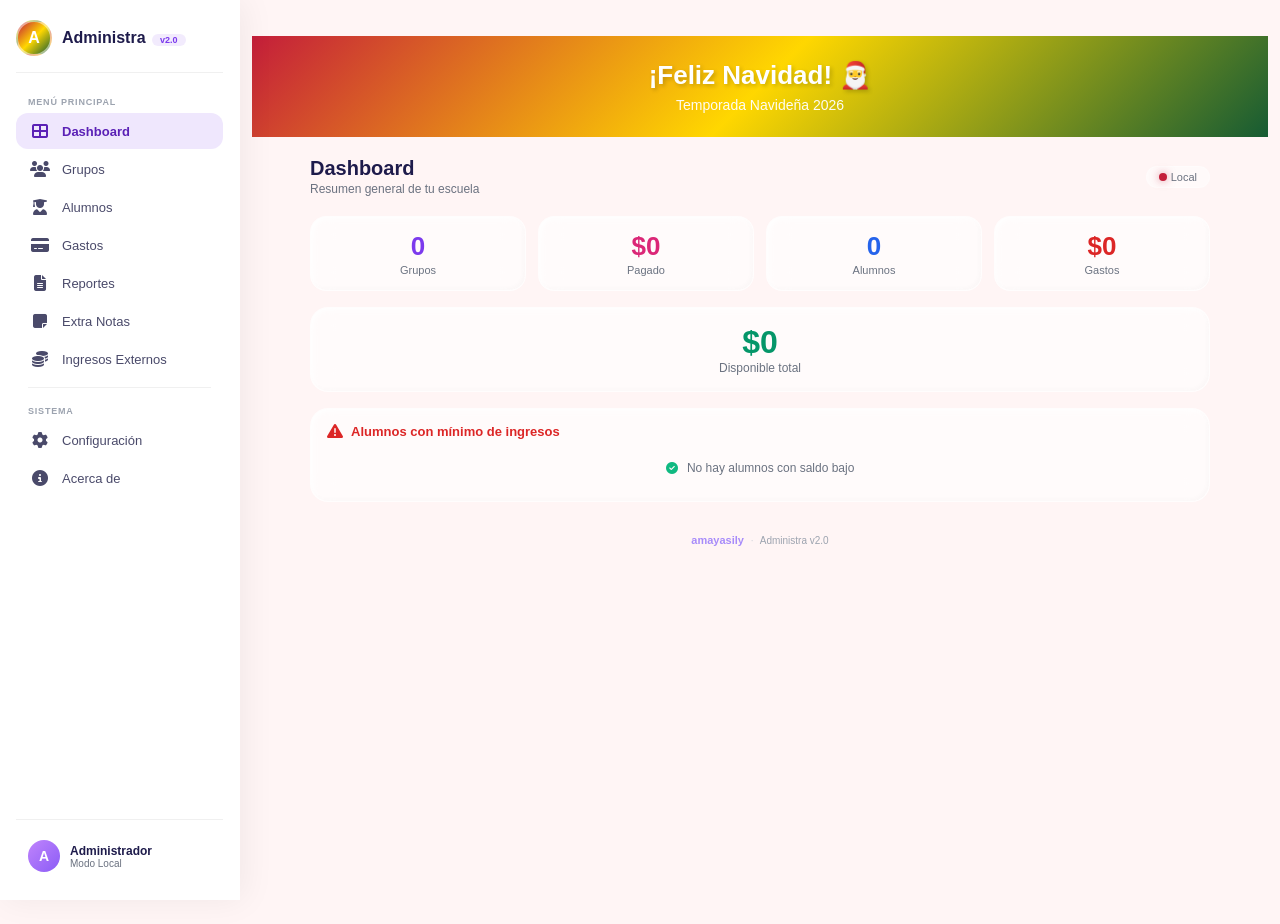
<file: dashboard.html>
<!DOCTYPE html>
<html lang="es">
<head>
    <meta charset="UTF-8">
    <meta name="viewport" content="width=device-width, initial-scale=1.0, maximum-scale=1.0, user-scalable=no">
    <title>Administra - Dashboard</title>
    <link rel="manifest" href="manifest.json">
    <link rel="icon" href="assets/icon.png" type="image/png">
    <link rel="stylesheet" href="https://cdnjs.cloudflare.com/ajax/libs/font-awesome/6.5.1/css/all.min.css">
    <link rel="stylesheet" href="css/styles.css">
    
    <!-- Script del sistema de temas festivos -->
    <script src="js/temas.js"></script>
    
    <style>
        * { margin: 0; padding: 0; box-sizing: border-box; }

        body {
            font-family: -apple-system, BlinkMacSystemFont, 'Segoe UI', Roboto, Arial, sans-serif;
            min-height: 100vh;
            background: linear-gradient(135deg, #fdf2f8 0%, #fce7f3 25%, #ede9fe 50%, #dbeafe 75%, #fce7f3 100%);
            background-attachment: fixed;
            display: flex;
        }

        .sidebar {
            position: fixed;
            top: 0;
            left: 0;
            width: 240px;
            height: 100vh;
            background: rgba(255, 255, 255, 0.92);
            backdrop-filter: blur(24px);
            -webkit-backdrop-filter: blur(24px);
            border-right: 1px solid rgba(255, 255, 255, 0.6);
            box-shadow: 4px 0 32px rgba(0, 0, 0, 0.06);
            padding: 20px 16px;
            display: flex;
            flex-direction: column;
            transition: transform 0.35s cubic-bezier(0.4, 0, 0.2, 1);
            z-index: 1000;
            overflow-y: auto;
        }

        @media (max-width: 768px) {
            .sidebar {
                transform: translateX(-100%);
                width: 280px;
                background: rgba(255, 255, 255, 0.96);
            }
            .sidebar.open {
                transform: translateX(0);
            }
        }

        @media (min-width: 769px) {
            .sidebar {
                transform: translateX(0) !important;
            }
        }

        .sidebar .logo-area {
            display: flex;
            align-items: center;
            gap: 10px;
            padding-bottom: 16px;
            border-bottom: 1px solid rgba(0, 0, 0, 0.06);
            margin-bottom: 16px;
        }

        .sidebar .logo-area .logo-icon {
            width: 36px;
            height: 36px;
            border-radius: 50%;
            background: linear-gradient(135deg, #c084fc, #7c3aed);
            display: flex;
            align-items: center;
            justify-content: center;
            color: white;
            font-weight: 700;
            font-size: 16px;
            border: 2px solid rgba(255, 255, 255, 0.5);
            flex-shrink: 0;
        }

        .sidebar .logo-area h1 {
            font-size: 16px;
            color: #1e1b4b;
            font-weight: 700;
        }

        .sidebar .logo-area .version {
            font-size: 9px;
            color: #7c3aed;
            font-weight: 600;
            background: rgba(124, 58, 237, 0.1);
            padding: 1px 8px;
            border-radius: 10px;
            margin-left: 2px;
        }

        .sidebar .btn-cerrar-menu {
            display: none;
            background: none;
            border: none;
            font-size: 20px;
            color: #6b7280;
            cursor: pointer;
            padding: 4px;
            margin-left: auto;
            transition: all 0.2s;
        }
        .sidebar .btn-cerrar-menu:hover {
            color: #1e1b4b;
        }
        @media (max-width: 768px) {
            .sidebar .btn-cerrar-menu {
                display: block;
            }
        }

        .sidebar .menu {
            flex: 1;
            display: flex;
            flex-direction: column;
            gap: 2px;
        }

        .sidebar .menu .menu-label {
            font-size: 9px;
            text-transform: uppercase;
            color: #9ca3af;
            font-weight: 700;
            letter-spacing: 0.8px;
            padding: 8px 12px 4px 12px;
        }

        .sidebar .menu .menu-item {
            display: flex;
            align-items: center;
            gap: 12px;
            padding: 10px 14px;
            border-radius: 12px;
            color: #4a4a6a;
            text-decoration: none;
            font-size: 13px;
            font-weight: 500;
            transition: all 0.2s ease;
            cursor: pointer;
            border: none;
            background: transparent;
            width: 100%;
            text-align: left;
        }

        .sidebar .menu .menu-item:hover {
            background: rgba(124, 58, 237, 0.08);
            color: #5b21b6;
        }

        .sidebar .menu .menu-item.active {
            background: rgba(124, 58, 237, 0.12);
            color: #5b21b6;
            font-weight: 600;
        }

        .sidebar .menu .menu-item i {
            width: 20px;
            font-size: 16px;
            text-align: center;
            flex-shrink: 0;
        }

        .sidebar .menu .divider {
            height: 1px;
            background: rgba(0, 0, 0, 0.06);
            margin: 8px 12px;
        }

        .sidebar .user-area {
            padding-top: 12px;
            border-top: 1px solid rgba(0, 0, 0, 0.06);
            margin-top: 4px;
        }

        .sidebar .user-area .user-info {
            display: flex;
            align-items: center;
            gap: 10px;
            padding: 8px 12px;
            border-radius: 12px;
            background: rgba(255, 255, 255, 0.4);
        }

        .sidebar .user-area .user-info .avatar {
            width: 32px;
            height: 32px;
            border-radius: 50%;
            background: linear-gradient(135deg, #c084fc, #8b5cf6);
            display: flex;
            align-items: center;
            justify-content: center;
            color: white;
            font-weight: 700;
            font-size: 14px;
        }

        .sidebar .user-area .user-info .user-name {
            font-size: 12px;
            font-weight: 600;
            color: #1e1b4b;
        }

        .sidebar .user-area .user-info .user-email {
            font-size: 10px;
            color: #6b7280;
        }

        .sidebar-overlay {
            display: none;
            position: fixed;
            inset: 0;
            background: rgba(0, 0, 0, 0.3);
            backdrop-filter: blur(4px);
            -webkit-backdrop-filter: blur(4px);
            z-index: 999;
            opacity: 0;
            transition: opacity 0.3s ease;
        }
        .sidebar-overlay.active {
            display: block;
            opacity: 1;
        }
        @media (min-width: 769px) {
            .sidebar-overlay {
                display: none !important;
            }
        }

        .main-content {
            margin-left: 0;
            padding: 16px;
            flex: 1;
            min-height: 100vh;
            width: 100%;
            transition: margin-left 0.3s ease;
        }

        @media (min-width: 769px) {
            .main-content {
                margin-left: 240px;
                padding: 24px;
                width: calc(100% - 240px);
            }
        }

        .container {
            max-width: 900px;
            margin: 0 auto;
        }

        .dashboard-header {
            display: flex;
            justify-content: space-between;
            align-items: center;
            margin-bottom: 20px;
        }

        .dashboard-header .titulo {
            display: flex;
            align-items: center;
            gap: 10px;
        }

        .dashboard-header .titulo h2 {
            font-size: 20px;
            color: #1e1b4b;
            font-weight: 700;
        }

        .dashboard-header .titulo p {
            font-size: 12px;
            color: #6b7280;
            margin-top: 2px;
        }

        .hamburger {
            display: block;
            background: rgba(255, 255, 255, 0.5);
            border: 1px solid rgba(255, 255, 255, 0.3);
            font-size: 20px;
            color: #1e1b4b;
            cursor: pointer;
            padding: 6px 10px;
            border-radius: 10px;
            transition: all 0.2s;
            backdrop-filter: blur(4px);
        }
        .hamburger:hover {
            background: rgba(255, 255, 255, 0.8);
        }
        @media (min-width: 769px) {
            .hamburger {
                display: none !important;
            }
        }

        .dashboard-header .header-right {
            display: flex;
            align-items: center;
            gap: 12px;
        }

        .connection {
            display: flex;
            align-items: center;
            gap: 4px;
            font-size: 11px;
            color: #6b7280;
            background: rgba(255, 255, 255, 0.5);
            padding: 4px 12px;
            border-radius: 20px;
            border: 1px solid rgba(255, 255, 255, 0.3);
        }

        .connection .dot {
            width: 8px;
            height: 8px;
            border-radius: 50%;
            display: inline-block;
        }

        .connection .dot.green {
            background: #34d399;
            box-shadow: 0 0 8px rgba(52, 211, 153, 0.4);
            animation: pulse-dot 2s infinite;
        }

        @keyframes pulse-dot {
            0%, 100% { opacity: 1; }
            50% { opacity: 0.5; }
        }

        .stats {
            display: grid;
            grid-template-columns: repeat(2, 1fr);
            gap: 10px;
            margin-bottom: 16px;
        }

        @media (min-width: 600px) {
            .stats {
                grid-template-columns: repeat(4, 1fr);
                gap: 12px;
            }
        }

        .stat {
            text-align: center;
            padding: 14px 10px;
            border-radius: 16px;
            background: rgba(255, 255, 255, 0.6);
            backdrop-filter: blur(12px);
            border: 1px solid rgba(255, 255, 255, 0.4);
            box-shadow: inset 2px 2px 4px rgba(255, 255, 255, 0.8), inset -2px -2px 4px rgba(0, 0, 0, 0.02);
            transition: all 0.2s ease;
        }

        .stat:hover {
            transform: translateY(-2px);
            background: rgba(255, 255, 255, 0.8);
        }

        .stat .num {
            font-size: 20px;
            font-weight: 800;
            line-height: 1.2;
        }

        @media (min-width: 600px) {
            .stat .num {
                font-size: 26px;
            }
        }

        .stat .label {
            font-size: 10px;
            color: #6b7280;
            margin-top: 2px;
            font-weight: 500;
        }

        @media (min-width: 600px) {
            .stat .label {
                font-size: 11px;
            }
        }

        .stat-purple .num { color: #7c3aed; }
        .stat-pink .num { color: #db2777; }
        .stat-blue .num { color: #2563eb; }
        .stat-red .num { color: #dc2626; }

        .balance {
            text-align: center;
            padding: 16px;
            border-radius: 18px;
            margin-bottom: 16px;
            background: rgba(255, 255, 255, 0.6);
            backdrop-filter: blur(12px);
            border: 1px solid rgba(255, 255, 255, 0.4);
            box-shadow: inset 2px 2px 4px rgba(255, 255, 255, 0.8), inset -2px -2px 4px rgba(0, 0, 0, 0.02);
        }

        .balance .num {
            font-size: 24px;
            font-weight: 800;
            color: #059669;
        }

        @media (min-width: 600px) {
            .balance .num {
                font-size: 32px;
            }
        }

        .balance .label {
            font-size: 12px;
            color: #6b7280;
            font-weight: 500;
        }

        .alumnos-riesgo {
            margin-top: 16px;
            padding: 14px 16px;
            border-radius: 18px;
            background: rgba(255, 255, 255, 0.6);
            backdrop-filter: blur(12px);
            border: 1px solid rgba(255, 255, 255, 0.4);
            box-shadow: inset 2px 2px 4px rgba(255, 255, 255, 0.8), inset -2px -2px 4px rgba(0, 0, 0, 0.02);
        }

        .alumnos-riesgo .titulo {
            font-size: 13px;
            font-weight: 700;
            color: #dc2626;
            display: flex;
            align-items: center;
            gap: 8px;
            margin-bottom: 10px;
        }

        .alumnos-riesgo .titulo i {
            font-size: 16px;
        }

        .alumnos-riesgo .lista {
            display: flex;
            flex-direction: column;
            gap: 4px;
        }

        .alumnos-riesgo .alumno-item {
            display: flex;
            justify-content: space-between;
            align-items: center;
            padding: 6px 12px;
            border-radius: 12px;
            background: rgba(239, 68, 68, 0.08);
            border-left: 3px solid #dc2626;
            font-size: 12px;
        }

        .alumnos-riesgo .alumno-item .nombre {
            font-weight: 600;
            color: #1e1b4b;
        }

        .alumnos-riesgo .alumno-item .disponible {
            font-weight: 700;
            color: #dc2626;
        }

        .alumnos-riesgo .alumno-item .grupo {
            font-size: 10px;
            color: #6b7280;
            margin-left: 8px;
        }

        .alumnos-riesgo .sin-alumnos {
            text-align: center;
            color: #6b7280;
            font-size: 12px;
            padding: 12px 0;
        }

        .alumnos-riesgo .sin-alumnos i {
            color: #10b981;
            margin-right: 6px;
        }

        .footer {
            text-align: center;
            font-size: 10px;
            color: #9ca3af;
            margin-top: 24px;
            padding: 8px 0;
        }

        .footer .brand { color: #a78bfa; font-weight: 600; font-size: 11px; }
    </style>
</head>
<body>

    <div class="sidebar-overlay" id="sidebarOverlay" onclick="cerrarSidebar()"></div>

    <nav class="sidebar" id="sidebar">
        <div class="logo-area">
            <div class="logo-icon">A</div>
            <div>
                <h1>Administra <span class="version">v2.0</span></h1>
            </div>
            <button class="btn-cerrar-menu" onclick="cerrarSidebar()">
                <i class="fas fa-times"></i>
            </button>
        </div>

        <div class="menu">
            <div class="menu-label">Menú principal</div>

            <button class="menu-item active" onclick="cerrarSidebar(); location.href='dashboard.html'">
                <i class="fas fa-th-large"></i>
                Dashboard
            </button>

            <button class="menu-item" onclick="cerrarSidebar(); location.href='grupos.html'">
                <i class="fas fa-users"></i>
                Grupos
            </button>

            <button class="menu-item" onclick="cerrarSidebar(); location.href='alumnos.html'">
                <i class="fas fa-user-graduate"></i>
                Alumnos
            </button>

            <button class="menu-item" onclick="cerrarSidebar(); location.href='gastos.html'">
                <i class="fas fa-credit-card"></i>
                Gastos
            </button>

            <button class="menu-item" onclick="cerrarSidebar(); location.href='reportes.html'">
                <i class="fas fa-file-alt"></i>
                Reportes
            </button>

            <button class="menu-item" onclick="cerrarSidebar(); location.href='extra-notas.html'">
                <i class="fas fa-sticky-note"></i>
                Extra Notas
            </button>

            <button class="menu-item" onclick="cerrarSidebar(); location.href='ingresos-externos.html'">
                <i class="fas fa-coins"></i>
                Ingresos Externos
            </button>

            <div class="divider"></div>

            <div class="menu-label">Sistema</div>

            <button class="menu-item" onclick="cerrarSidebar(); location.href='configuracion.html'">
                <i class="fas fa-cog"></i>
                Configuración
            </button>

            <button class="menu-item" onclick="cerrarSidebar(); location.href='acerca.html'">
                <i class="fas fa-info-circle"></i>
                Acerca de
            </button>
        </div>

        <div class="user-area">
            <div class="user-info">
                <div class="avatar">A</div>
                <div>
                    <div class="user-name">Administrador</div>
                    <div class="user-email">Modo Local</div>
                </div>
            </div>
        </div>
    </nav>

    <div class="main-content">
        <div class="container">
            <div class="dashboard-header">
                <div class="titulo">
                    <button class="hamburger" onclick="abrirSidebar()">
                        <i class="fas fa-bars"></i>
                    </button>
                    <div>
                        <h2>Dashboard</h2>
                        <p>Resumen general de tu escuela</p>
                    </div>
                </div>
                <div class="header-right">
                    <div class="connection">
                        <span class="dot green"></span>
                        <span>Local</span>
                    </div>
                </div>
            </div>

            <div class="stats">
                <div class="stat stat-purple">
                    <div class="num" id="totalGrupos">0</div>
                    <div class="label">Grupos</div>
                </div>
                <div class="stat stat-pink">
                    <div class="num" id="totalPagado">$0</div>
                    <div class="label">Pagado</div>
                </div>
                <div class="stat stat-blue">
                    <div class="num" id="totalAlumnos">0</div>
                    <div class="label">Alumnos</div>
                </div>
                <div class="stat stat-red">
                    <div class="num" id="totalGastos">$0</div>
                    <div class="label">Gastos</div>
                </div>
            </div>

            <div class="balance">
                <div class="num" id="totalDisponible">$0</div>
                <div class="label">Disponible total</div>
            </div>

            <div class="alumnos-riesgo" id="alumnosRiesgo">
                <div class="titulo">
                    <i class="fas fa-exclamation-triangle"></i>
                    Alumnos con mínimo de ingresos
                </div>
                <div class="lista" id="listaRiesgo">
                    <div class="sin-alumnos">
                        <i class="fas fa-check-circle"></i>
                        No hay alumnos con saldo bajo
                    </div>
                </div>
            </div>

            <div class="footer">
                <span class="brand">amayasily</span>
                <span style="color:#d1d5db;margin:0 4px;">·</span>
                <span style="color:#9ca3af;">Administra v2.0</span>
            </div>
        </div>
    </div>

    <script src="js/storage.js"></script>
    <script>
        function abrirSidebar() {
            document.getElementById('sidebar').classList.add('open');
            document.getElementById('sidebarOverlay').classList.add('active');
        }

        function cerrarSidebar() {
            document.getElementById('sidebar').classList.remove('open');
            document.getElementById('sidebarOverlay').classList.remove('active');
        }

        document.addEventListener('click', function(e) {
            var sidebar = document.getElementById('sidebar');
            var overlay = document.getElementById('sidebarOverlay');
            if (window.innerWidth <= 768) {
                if (!sidebar.contains(e.target) && e.target !== overlay && !e.target.closest('.hamburger')) {
                    cerrarSidebar();
                }
            }
        });

        window.addEventListener('resize', function() {
            if (window.innerWidth > 768) {
                cerrarSidebar();
            }
        });

        function getGrupos() {
            var data = localStorage.getItem('grupos');
            return data ? JSON.parse(data) : [];
        }

        function getAlumnos() {
            var data = localStorage.getItem('alumnos');
            return data ? JSON.parse(data) : [];
        }

        function getGastos() {
            var data = localStorage.getItem('gastos');
            return data ? JSON.parse(data) : [];
        }

        function getIngresosExternos() {
            var data = localStorage.getItem('ingresosExternos');
            return data ? JSON.parse(data) : [];
        }

        function getGastosDirectos() {
            var data = localStorage.getItem('gastosDirectos');
            return data ? JSON.parse(data) : [];
        }

        function actualizarDashboard() {
            var grupos = getGrupos();
            var alumnos = getAlumnos();
            var gastos = getGastos();
            var ingresosExternos = getIngresosExternos();
            var gastosDirectos = getGastosDirectos();

            var idsGrupos = grupos.map(function(g) { return g.id; });
            var alumnosValidos = alumnos.filter(function(a) { return idsGrupos.includes(a.grupoId); });

            document.getElementById('totalGrupos').textContent = grupos.length;

            var totalPagado = alumnosValidos.reduce(function(sum, a) { return sum + (a.pagado || 0); }, 0);
            document.getElementById('totalPagado').textContent = '$' + totalPagado.toLocaleString();

            // DISPONIBLE TOTAL = Inscripción + Ingresos Externos - Gastos Directos
            var totalDisponibleInscripcion = alumnosValidos.reduce(function(sum, a) { return sum + (a.disponible || 0); }, 0);
            var totalIngresosExternos = ingresosExternos.reduce(function(sum, i) { return sum + (i.monto || 0); }, 0);
            var totalGastosDirectos = gastosDirectos.reduce(function(sum, g) { return sum + (g.monto || 0); }, 0);
            var totalDisponible = totalDisponibleInscripcion + totalIngresosExternos - totalGastosDirectos;

            document.getElementById('totalDisponible').textContent = '$' + totalDisponible.toLocaleString();

            document.getElementById('totalAlumnos').textContent = alumnosValidos.length;

            var totalGastos = gastos.reduce(function(sum, g) { return sum + (g.monto || 0); }, 0);
            document.getElementById('totalGastos').textContent = '$' + totalGastos.toLocaleString();

            actualizarAlumnosRiesgo(alumnosValidos, grupos);
        }

        function actualizarAlumnosRiesgo(alumnosValidos, grupos) {
            var enRiesgo = alumnosValidos.filter(function(a) {
                var disponible = a.disponible || 0;
                return disponible > 0 && disponible <= 500;
            });
            enRiesgo.sort(function(a, b) { return (a.disponible || 0) - (b.disponible || 0); });

            var container = document.getElementById('listaRiesgo');

            if (enRiesgo.length === 0) {
                container.innerHTML = '<div class="sin-alumnos"><i class="fas fa-check-circle"></i> No hay alumnos con saldo bajo</div>';
                return;
            }

            var html = '';
            enRiesgo.forEach(function(alumno) {
                var grupo = grupos.find(function(g) { return g.id === alumno.grupoId; });
                var nombreGrupo = grupo ? grupo.nombre : 'Sin grupo';
                var disponible = alumno.disponible || 0;

                html += '<div class="alumno-item"><div><span class="nombre">' + alumno.nombre + '</span><span class="grupo">(' + nombreGrupo + ')</span></div><span class="disponible">$' + disponible.toLocaleString() + '</span></div>';
            });

            container.innerHTML = html;
        }

        document.addEventListener('DOMContentLoaded', function() {
            actualizarDashboard();
        });

        if (document.readyState === 'complete' || document.readyState === 'interactive') {
            actualizarDashboard();
        }

        setInterval(actualizarDashboard, 5000);

        window.addEventListener('storage', function(e) {
            if (e.key === 'alumnos' || e.key === 'grupos' || e.key === 'gastos' || e.key === 'ingresosExternos' || e.key === 'gastosDirectos') {
                actualizarDashboard();
            }
        });

        window.abrirSidebar = abrirSidebar;
        window.cerrarSidebar = cerrarSidebar;

        if ('serviceWorker' in navigator) {
            window.addEventListener('load', function() {
                navigator.serviceWorker.register('/sw.js')
                    .then(function(registration) {
                        console.log('[Service Worker] Registrado correctamente');
                    })
                    .catch(function(error) {
                        console.log('[Service Worker] Error al registrar:', error);
                    });
            });
        }
    </script>
</body>
</html>
</file>
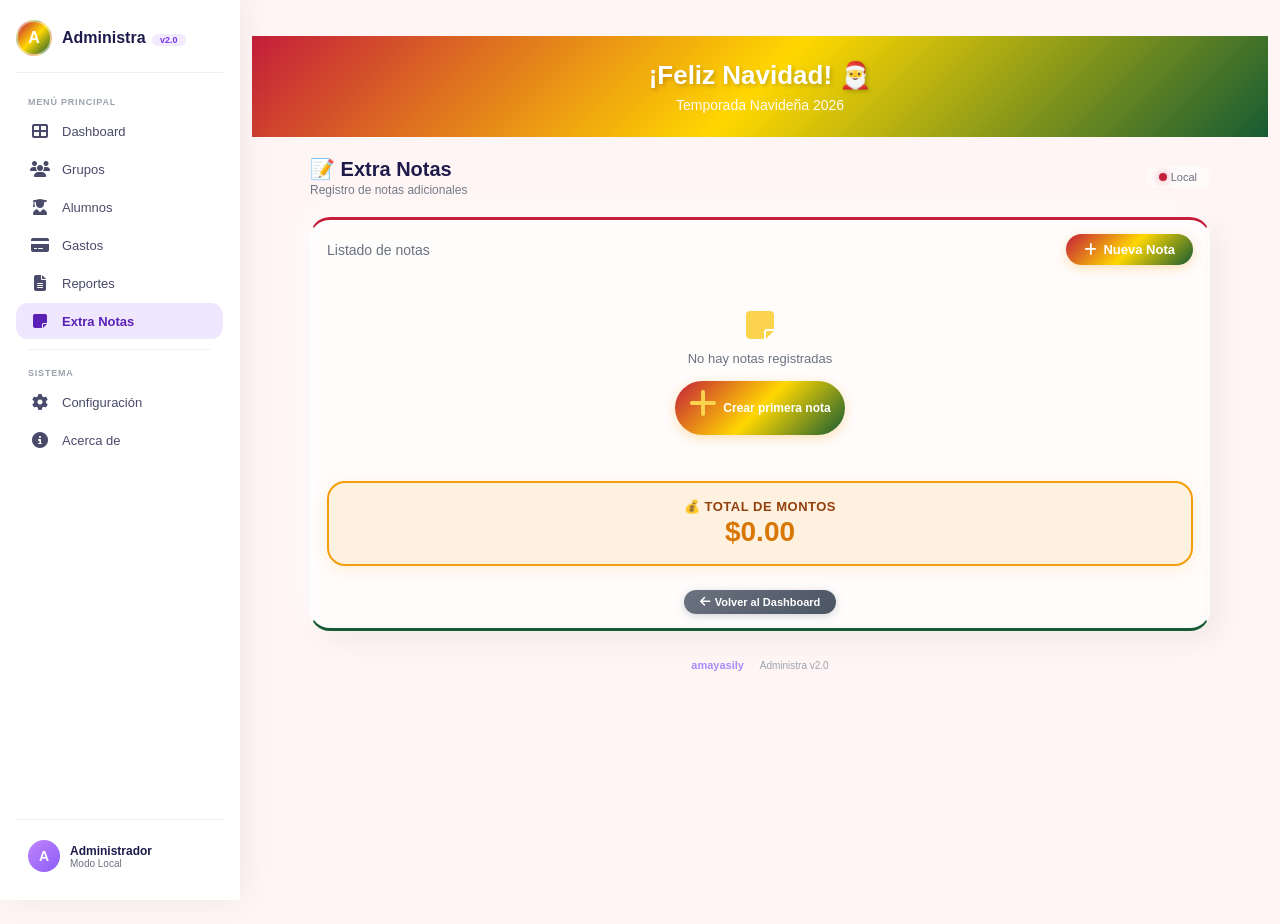
<file: extra-notas.html>
<!DOCTYPE html>
<html lang="es">
<head>
    <meta charset="UTF-8">
    <meta name="viewport" content="width=device-width, initial-scale=1.0, maximum-scale=1.0, user-scalable=no">
    <title>Administra - Extra Notas</title>
    <link rel="manifest" href="manifest.json">
    <link rel="icon" href="assets/icon.png" type="image/png">
    <link rel="stylesheet" href="https://cdnjs.cloudflare.com/ajax/libs/font-awesome/6.5.1/css/all.min.css">
    <link rel="stylesheet" href="css/styles.css">
    
    <!-- Script del sistema de temas festivos -->
    <script src="js/temas.js"></script>
    
    <style>
        * { margin: 0; padding: 0; box-sizing: border-box; }
        body {
            font-family: -apple-system, BlinkMacSystemFont, 'Segoe UI', Roboto, Arial, sans-serif;
            min-height: 100vh;
            background: linear-gradient(135deg, #fdf2f8 0%, #fce7f3 25%, #ede9fe 50%, #dbeafe 75%, #fce7f3 100%);
            background-attachment: fixed;
            display: flex;
        }
        .sidebar {
            position: fixed;
            top: 0;
            left: 0;
            width: 240px;
            height: 100vh;
            background: rgba(255, 255, 255, 0.92);
            backdrop-filter: blur(24px);
            -webkit-backdrop-filter: blur(24px);
            border-right: 1px solid rgba(255, 255, 255, 0.6);
            box-shadow: 4px 0 32px rgba(0, 0, 0, 0.06);
            padding: 20px 16px;
            display: flex;
            flex-direction: column;
            transition: transform 0.35s cubic-bezier(0.4, 0, 0.2, 1);
            z-index: 1000;
            overflow-y: auto;
        }
        @media (max-width: 768px) {
            .sidebar { transform: translateX(-100%); width: 280px; background: rgba(255,255,255,0.96); }
            .sidebar.open { transform: translateX(0); }
        }
        @media (min-width: 769px) { .sidebar { transform: translateX(0) !important; } }
        .sidebar .logo-area {
            display: flex;
            align-items: center;
            gap: 10px;
            padding-bottom: 16px;
            border-bottom: 1px solid rgba(0,0,0,0.06);
            margin-bottom: 16px;
        }
        .sidebar .logo-area .logo-icon {
            width: 36px;
            height: 36px;
            border-radius: 50%;
            background: linear-gradient(135deg, #c084fc, #7c3aed);
            display: flex;
            align-items: center;
            justify-content: center;
            color: white;
            font-weight: 700;
            font-size: 16px;
            border: 2px solid rgba(255,255,255,0.5);
            flex-shrink: 0;
        }
        .sidebar .logo-area h1 { font-size: 16px; color: #1e1b4b; font-weight: 700; }
        .sidebar .logo-area .version {
            font-size: 9px;
            color: #7c3aed;
            font-weight: 600;
            background: rgba(124,58,237,0.1);
            padding: 1px 8px;
            border-radius: 10px;
            margin-left: 2px;
        }
        .sidebar .btn-cerrar-menu {
            display: none;
            background: none;
            border: none;
            font-size: 20px;
            color: #6b7280;
            cursor: pointer;
            padding: 4px;
            margin-left: auto;
            transition: all 0.2s;
        }
        .sidebar .btn-cerrar-menu:hover { color: #1e1b4b; }
        @media (max-width: 768px) { .sidebar .btn-cerrar-menu { display: block; } }
        .sidebar .menu {
            flex: 1;
            display: flex;
            flex-direction: column;
            gap: 2px;
        }
        .sidebar .menu .menu-label {
            font-size: 9px;
            text-transform: uppercase;
            color: #9ca3af;
            font-weight: 700;
            letter-spacing: 0.8px;
            padding: 8px 12px 4px 12px;
        }
        .sidebar .menu .menu-item {
            display: flex;
            align-items: center;
            gap: 12px;
            padding: 10px 14px;
            border-radius: 12px;
            color: #4a4a6a;
            text-decoration: none;
            font-size: 13px;
            font-weight: 500;
            transition: all 0.2s ease;
            cursor: pointer;
            border: none;
            background: transparent;
            width: 100%;
            text-align: left;
        }
        .sidebar .menu .menu-item:hover { background: rgba(124,58,237,0.08); color: #5b21b6; }
        .sidebar .menu .menu-item.active { background: rgba(124,58,237,0.12); color: #5b21b6; font-weight: 600; }
        .sidebar .menu .menu-item i { width: 20px; font-size: 16px; text-align: center; flex-shrink: 0; }
        .sidebar .menu .divider { height: 1px; background: rgba(0,0,0,0.06); margin: 8px 12px; }
        .sidebar .user-area {
            padding-top: 12px;
            border-top: 1px solid rgba(0,0,0,0.06);
            margin-top: 4px;
        }
        .sidebar .user-area .user-info {
            display: flex;
            align-items: center;
            gap: 10px;
            padding: 8px 12px;
            border-radius: 12px;
            background: rgba(255,255,255,0.4);
        }
        .sidebar .user-area .user-info .avatar {
            width: 32px;
            height: 32px;
            border-radius: 50%;
            background: linear-gradient(135deg, #c084fc, #8b5cf6);
            display: flex;
            align-items: center;
            justify-content: center;
            color: white;
            font-weight: 700;
            font-size: 14px;
        }
        .sidebar .user-area .user-info .user-name { font-size: 12px; font-weight: 600; color: #1e1b4b; }
        .sidebar .user-area .user-info .user-email { font-size: 10px; color: #6b7280; }
        .sidebar-overlay {
            display: none;
            position: fixed;
            inset: 0;
            background: rgba(0,0,0,0.3);
            backdrop-filter: blur(4px);
            -webkit-backdrop-filter: blur(4px);
            z-index: 999;
            opacity: 0;
            transition: opacity 0.3s ease;
        }
        .sidebar-overlay.active { display: block; opacity: 1; }
        @media (min-width: 769px) { .sidebar-overlay { display: none !important; } }
        .main-content {
            margin-left: 0;
            padding: 16px;
            flex: 1;
            min-height: 100vh;
            width: 100%;
            transition: margin-left 0.3s ease;
        }
        @media (min-width: 769px) {
            .main-content { margin-left: 240px; padding: 24px; width: calc(100% - 240px); }
        }
        .container { max-width: 900px; margin: 0 auto; }
        .clay {
            background: rgba(255,255,255,0.7);
            backdrop-filter: blur(20px);
            -webkit-backdrop-filter: blur(20px);
            border: 1px solid rgba(255,255,255,0.6);
            box-shadow: 10px 10px 28px rgba(0,0,0,0.05), -10px -10px 28px rgba(255,255,255,0.6),
                        inset 2px 2px 4px rgba(255,255,255,0.8), inset -2px -2px 4px rgba(0,0,0,0.02);
        }
        .clay-md { padding: 14px 16px; border-radius: 20px; }
        .dashboard-header {
            display: flex;
            justify-content: space-between;
            align-items: center;
            margin-bottom: 20px;
        }
        .dashboard-header .titulo {
            display: flex;
            align-items: center;
            gap: 10px;
        }
        .dashboard-header .titulo h2 { font-size: 20px; color: #1e1b4b; font-weight: 700; }
        .dashboard-header .titulo p { font-size: 12px; color: #6b7280; margin-top: 2px; }
        .hamburger {
            display: block;
            background: rgba(255,255,255,0.5);
            border: 1px solid rgba(255,255,255,0.3);
            font-size: 20px;
            color: #1e1b4b;
            cursor: pointer;
            padding: 6px 10px;
            border-radius: 10px;
            transition: all 0.2s;
            backdrop-filter: blur(4px);
        }
        .hamburger:hover { background: rgba(255,255,255,0.8); }
        @media (min-width: 769px) { .hamburger { display: none !important; } }
        .dashboard-header .header-right {
            display: flex;
            align-items: center;
            gap: 12px;
        }
        .connection {
            display: flex;
            align-items: center;
            gap: 4px;
            font-size: 11px;
            color: #6b7280;
            background: rgba(255,255,255,0.5);
            padding: 4px 12px;
            border-radius: 20px;
            border: 1px solid rgba(255,255,255,0.3);
        }
        .connection .dot {
            width: 8px;
            height: 8px;
            border-radius: 50%;
            display: inline-block;
        }
        .connection .dot.green {
            background: #34d399;
            box-shadow: 0 0 8px rgba(52,211,153,0.4);
            animation: pulse-dot 2s infinite;
        }
        @keyframes pulse-dot {
            0%, 100% { opacity: 1; }
            50% { opacity: 0.5; }
        }
        .top-bar {
            display: flex;
            justify-content: space-between;
            align-items: center;
            margin-bottom: 14px;
        }
        .btn-nuevo {
            border: none;
            border-radius: 30px;
            padding: 8px 18px;
            font-size: 13px;
            font-weight: 600;
            color: white;
            cursor: pointer;
            transition: all 0.2s;
            background: linear-gradient(135deg, #f59e0b, #d97706);
            box-shadow: 0 3px 12px rgba(245,158,11,0.3);
            display: flex;
            align-items: center;
            gap: 6px;
        }
        .btn-nuevo:hover { transform: scale(1.05); box-shadow: 0 4px 16px rgba(245,158,11,0.4); }
        .btn-nuevo i { font-size: 14px; }
        .nota-item {
            padding: 12px 14px;
            margin-bottom: 8px;
            background: rgba(255,255,255,0.5);
            backdrop-filter: blur(8px);
            border-radius: 14px;
            border: 1px solid rgba(255,255,255,0.3);
            box-shadow: inset 2px 2px 4px rgba(255,255,255,0.6), inset -2px -2px 4px rgba(0,0,0,0.02);
            transition: all 0.2s ease;
            display: flex;
            justify-content: space-between;
            align-items: center;
        }
        .nota-item:hover { background: rgba(255,255,255,0.8); border-color: rgba(245,158,11,0.3); }
        .nota-item .info { flex: 1; }
        .nota-item .info .descripcion { font-size: 14px; font-weight: 600; color: #1e1b4b; }
        .nota-item .info .detalle { font-size: 12px; color: #6b7280; margin-top: 2px; }
        .nota-item .info .detalle span { margin-right: 12px; }
        .nota-item .monto {
            font-size: 16px;
            font-weight: 700;
            color: #d97706;
            margin-right: 12px;
            white-space: nowrap;
        }
        .nota-item .acciones {
            display: flex;
            gap: 4px;
        }
        .btn-sm {
            border: none;
            border-radius: 30px;
            padding: 4px 10px;
            font-size: 10px;
            font-weight: 600;
            color: white;
            cursor: pointer;
            transition: all 0.2s;
            display: inline-flex;
            align-items: center;
            gap: 3px;
            box-shadow: 0 2px 6px rgba(0,0,0,0.1);
        }
        .btn-sm:hover { transform: scale(1.08); }
        .btn-sm i { font-size: 11px; }
        .btn-editar { background: linear-gradient(135deg, #f59e0b, #d97706); }
        .btn-eliminar { background: linear-gradient(135deg, #ef4444, #dc2626); }
        .total-box {
            margin-top: 16px;
            padding: 16px 20px;
            border-radius: 18px;
            background: rgba(245,158,11,0.12);
            border: 2px solid #f59e0b;
            text-align: center;
            box-shadow: 0 4px 16px rgba(245,158,11,0.15);
        }
        .total-box .label {
            font-size: 13px;
            color: #92400e;
            font-weight: 600;
            text-transform: uppercase;
            letter-spacing: 0.5px;
        }
        .total-box .numero {
            font-size: 28px;
            font-weight: 800;
            color: #d97706;
            margin-top: 2px;
        }
        .btn-volver {
            border: none;
            border-radius: 30px;
            padding: 6px 16px;
            font-size: 11px;
            font-weight: 600;
            color: white;
            cursor: pointer;
            transition: all 0.2s;
            background: linear-gradient(135deg, #6b7280, #4b5563);
            box-shadow: 0 2px 8px rgba(107,114,128,0.3);
            margin-top: 12px;
            display: inline-flex;
            align-items: center;
            gap: 4px;
        }
        .btn-volver:hover { transform: scale(1.05); box-shadow: 0 4px 16px rgba(107,114,128,0.4); }
        .btn-volver i { font-size: 12px; }
        .modal-overlay {
            position: fixed;
            inset: 0;
            background: rgba(0,0,0,0.3);
            backdrop-filter: blur(6px);
            -webkit-backdrop-filter: blur(6px);
            display: flex;
            align-items: center;
            justify-content: center;
            z-index: 2000;
            padding: 16px;
            animation: modalFadeIn 0.25s ease;
        }
        @keyframes modalFadeIn {
            from { opacity: 0; transform: scale(0.92); }
            to { opacity: 1; transform: scale(1); }
        }
        .modal-content {
            background: rgba(255,255,255,0.95);
            backdrop-filter: blur(20px);
            -webkit-backdrop-filter: blur(20px);
            border-radius: 20px;
            padding: 24px 20px 20px;
            max-width: 400px;
            width: 100%;
            border: 1px solid rgba(255,255,255,0.5);
            box-shadow: 0 16px 48px rgba(0,0,0,0.1);
        }
        .modal-icono {
            width: 44px;
            height: 44px;
            border-radius: 50%;
            background: linear-gradient(135deg, #f59e0b, #d97706);
            display: flex;
            align-items: center;
            justify-content: center;
            margin: 0 auto 10px;
            box-shadow: 0 4px 16px rgba(245,158,11,0.2);
        }
        .modal-icono i { font-size: 20px; color: white; }
        .modal-titulo { text-align: center; font-size: 20px; font-weight: 700; color: #1e1b4b; margin-bottom: 2px; }
        .modal-subtitulo { text-align: center; font-size: 12px; color: #6b7280; margin-bottom: 14px; }
        .modal-grupo { margin-bottom: 12px; }
        .modal-grupo label { display: block; font-size: 12px; font-weight: 600; color: #4a4a6a; margin-bottom: 3px; }
        .modal-grupo label .obligatorio { color: #ef4444; }
        .modal-grupo input, .modal-grupo textarea {
            width: 100%;
            padding: 10px 14px;
            background: rgba(255,255,255,0.7);
            backdrop-filter: blur(8px);
            border: 1px solid rgba(255,255,255,0.4);
            border-radius: 20px;
            font-size: 14px;
            color: #1a1a2e;
            outline: none;
            box-shadow: inset 3px 3px 10px rgba(0,0,0,0.02), inset -3px -3px 10px rgba(255,255,255,0.4);
            transition: all 0.25s ease;
            box-sizing: border-box;
            font-family: inherit;
        }
        .modal-grupo textarea { resize: vertical; min-height: 60px; }
        .modal-grupo input:focus, .modal-grupo textarea:focus {
            border-color: #f59e0b;
            background: rgba(255,255,255,0.9);
            box-shadow: 0 0 0 3px rgba(245,158,11,0.1), inset 3px 3px 10px rgba(0,0,0,0.02);
        }
        .modal-grupo input::placeholder, .modal-grupo textarea::placeholder { color: #a0a0b8; font-size: 13px; }
        .modal-acciones {
            display: flex;
            gap: 8px;
            margin-top: 16px;
        }
        .modal-acciones .btn {
            flex: 1;
            padding: 10px 12px;
            border: none;
            border-radius: 24px;
            font-size: 14px;
            font-weight: 600;
            cursor: pointer;
            transition: all 0.25s ease;
            display: flex;
            align-items: center;
            justify-content: center;
            gap: 6px;
        }
        .modal-acciones .btn i { font-size: 14px; }
        .modal-acciones .btn-guardar {
            background: linear-gradient(135deg, #f59e0b, #d97706);
            color: white;
            box-shadow: 0 3px 12px rgba(245,158,11,0.2);
        }
        .modal-acciones .btn-guardar:hover { transform: scale(1.02); box-shadow: 0 4px 16px rgba(245,158,11,0.3); }
        .modal-acciones .btn-cancelar {
            background: rgba(255,255,255,0.7);
            color: #4a4a6a;
            box-shadow: 0 2px 6px rgba(0,0,0,0.03);
            border: 1px solid rgba(255,255,255,0.3);
        }
        .modal-acciones .btn-cancelar:hover { background: rgba(255,255,255,0.9); transform: scale(1.02); }
        .modal-acciones .btn-editar-modal {
            background: linear-gradient(135deg, #f59e0b, #d97706);
            color: white;
            box-shadow: 0 3px 12px rgba(245,158,11,0.2);
        }
        .modal-acciones .btn-editar-modal:hover { transform: scale(1.02); box-shadow: 0 4px 16px rgba(245,158,11,0.3); }
        .empty-message {
            text-align: center;
            padding: 30px 16px;
            color: #6b7280;
            font-size: 13px;
        }
        .empty-message i { font-size: 32px; color: #fcd34d; display: block; margin: 0 auto 10px; }
        .footer {
            text-align: center;
            font-size: 10px;
            color: #9ca3af;
            margin-top: 20px;
            padding: 8px 0;
        }
        .footer .brand { color: #a78bfa; font-weight: 600; font-size: 11px; }
        @media (max-width: 480px) {
            .nota-item { flex-wrap: wrap; padding: 10px 12px; }
            .nota-item .monto { font-size: 14px; margin-right: 8px; }
            .nota-item .info .descripcion { font-size: 13px; }
            .nota-item .info .detalle { font-size: 11px; }
            .total-box .numero { font-size: 22px; }
            .modal-content { padding: 18px 14px 14px; }
            .modal-titulo { font-size: 18px; }
            .modal-acciones .btn { font-size: 13px; padding: 8px 10px; }
        }
    </style>
</head>
<body>

    <div class="sidebar-overlay" id="sidebarOverlay" onclick="cerrarSidebar()"></div>

    <nav class="sidebar" id="sidebar">
        <div class="logo-area">
            <div class="logo-icon">A</div>
            <div>
                <h1>Administra <span class="version">v2.0</span></h1>
            </div>
            <button class="btn-cerrar-menu" onclick="cerrarSidebar()">
                <i class="fas fa-times"></i>
            </button>
        </div>

        <div class="menu">
            <div class="menu-label">Menú principal</div>

            <button class="menu-item" onclick="cerrarSidebar(); location.href='dashboard.html'">
                <i class="fas fa-th-large"></i>
                Dashboard
            </button>

            <button class="menu-item" onclick="cerrarSidebar(); location.href='grupos.html'">
                <i class="fas fa-users"></i>
                Grupos
            </button>

            <button class="menu-item" onclick="cerrarSidebar(); location.href='alumnos.html'">
                <i class="fas fa-user-graduate"></i>
                Alumnos
            </button>

            <button class="menu-item" onclick="cerrarSidebar(); location.href='gastos.html'">
                <i class="fas fa-credit-card"></i>
                Gastos
            </button>

            <button class="menu-item" onclick="cerrarSidebar(); location.href='reportes.html'">
                <i class="fas fa-file-alt"></i>
                Reportes
            </button>

            <button class="menu-item active" onclick="cerrarSidebar(); location.href='extra-notas.html'">
                <i class="fas fa-sticky-note"></i>
                Extra Notas
            </button>

            <div class="divider"></div>

            <div class="menu-label">Sistema</div>

            <button class="menu-item" onclick="cerrarSidebar(); location.href='configuracion.html'">
                <i class="fas fa-cog"></i>
                Configuración
            </button>

            <button class="menu-item" onclick="cerrarSidebar(); location.href='acerca.html'">
                <i class="fas fa-info-circle"></i>
                Acerca de
            </button>
        </div>

        <div class="user-area">
            <div class="user-info">
                <div class="avatar">A</div>
                <div>
                    <div class="user-name">Administrador</div>
                    <div class="user-email">Modo Local</div>
                </div>
            </div>
        </div>
    </nav>

    <div class="main-content">
        <div class="container">
            <div class="dashboard-header">
                <div class="titulo">
                    <button class="hamburger" onclick="abrirSidebar()">
                        <i class="fas fa-bars"></i>
                    </button>
                    <div>
                        <h2>📝 Extra Notas</h2>
                        <p>Registro de notas adicionales</p>
                    </div>
                </div>
                <div class="header-right">
                    <div class="connection">
                        <span class="dot green"></span>
                        <span>Local</span>
                    </div>
                </div>
            </div>

            <div class="clay clay-md">
                <div class="top-bar">
                    <span style="font-size:14px;color:#6b7280;">Listado de notas</span>
                    <button class="btn-nuevo" onclick="mostrarModalCrear()">
                        <i class="fas fa-plus"></i>
                        Nueva Nota
                    </button>
                </div>

                <div id="notasList"></div>

                <div class="total-box" id="totalBox">
                    <div class="label">💰 Total de montos</div>
                    <div class="numero" id="totalMonto">$0.00</div>
                </div>

                <div style="text-align:center;margin-top:12px;">
                    <button class="btn-volver" onclick="location.href='dashboard.html'">
                        <i class="fas fa-arrow-left"></i>
                        Volver al Dashboard
                    </button>
                </div>
            </div>

            <div class="footer">
                <span class="brand">amayasily</span>
                <span style="color:#d1d5db;margin:0 4px;">·</span>
                <span style="color:#9ca3af;">Administra v2.0</span>
            </div>
        </div>
    </div>

    <script src="js/storage.js"></script>
    <script>
        function abrirSidebar() {
            document.getElementById('sidebar').classList.add('open');
            document.getElementById('sidebarOverlay').classList.add('active');
        }

        function cerrarSidebar() {
            document.getElementById('sidebar').classList.remove('open');
            document.getElementById('sidebarOverlay').classList.remove('active');
        }

        document.addEventListener('click', function(e) {
            var sidebar = document.getElementById('sidebar');
            var overlay = document.getElementById('sidebarOverlay');
            if (window.innerWidth <= 768) {
                if (!sidebar.contains(e.target) && e.target !== overlay && !e.target.closest('.hamburger')) {
                    cerrarSidebar();
                }
            }
        });

        window.addEventListener('resize', function() {
            if (window.innerWidth > 768) {
                cerrarSidebar();
            }
        });

        function logout() {
            if (confirm('¿Cerrar sesión?')) {
                localStorage.removeItem('user_session');
                window.location.href = 'login.html';
            }
        }

        var notas = getExtraNotas();
        var nextId = notas.length > 0 ? Math.max(...notas.map(function(n) { return n.id; })) + 1 : 1;

        document.addEventListener('DOMContentLoaded', function() {
            renderizarNotas();
        });

        if (document.readyState === 'complete' || document.readyState === 'interactive') {
            renderizarNotas();
        }

        function renderizarNotas() {
            var container = document.getElementById('notasList');
            var totalMonto = document.getElementById('totalMonto');

            if (notas.length === 0) {
                container.innerHTML = `
                    <div class="empty-message">
                        <i class="fas fa-sticky-note"></i>
                        No hay notas registradas
                        <br><br>
                        <button class="btn-nuevo" onclick="mostrarModalCrear()" style="margin:0 auto;font-size:12px;padding:6px 14px;">
                            <i class="fas fa-plus"></i>
                            Crear primera nota
                        </button>
                    </div>
                `;
                totalMonto.textContent = '$0.00';
                return;
            }

            var sorted = [...notas].sort(function(a, b) { return new Date(b.fecha) - new Date(a.fecha); });

            var html = '';
            sorted.forEach(function(nota) {
                html += `
                    <div class="nota-item" data-id="${nota.id}">
                        <div class="info">
                            <div class="descripcion">${nota.descripcion}</div>
                            <div class="detalle">
                                <span>📅 ${nota.fecha}</span>
                                <span>👤 ${nota.nombre}</span>
                            </div>
                        </div>
                        <div class="monto">$${nota.monto.toFixed(2)}</div>
                        <div class="acciones">
                            <button class="btn-sm btn-editar" onclick="mostrarModalEditar(${nota.id})">
                                <i class="fas fa-pencil-alt"></i>
                            </button>
                            <button class="btn-sm btn-eliminar" onclick="eliminarNota(${nota.id})">
                                <i class="fas fa-trash-alt"></i>
                            </button>
                        </div>
                    </div>
                `;
            });

            container.innerHTML = html;

            var total = notas.reduce(function(sum, n) { return sum + n.monto; }, 0);
            totalMonto.textContent = '$' + total.toFixed(2);
        }

        function mostrarModalCrear() {
            var overlay = document.createElement('div');
            overlay.className = 'modal-overlay';
            overlay.id = 'modalOverlay';
            overlay.innerHTML = `
                <div class="modal-content">
                    <div class="modal-icono">
                        <i class="fas fa-sticky-note"></i>
                    </div>
                    <div class="modal-titulo">Nueva Nota</div>
                    <div class="modal-subtitulo">Registra una nota adicional</div>
                    <form id="formNotaModal">
                        <div class="modal-grupo">
                            <label>Fecha <span class="obligatorio">*</span></label>
                            <input type="date" id="fechaNotaInput" required>
                        </div>
                        <div class="modal-grupo">
                            <label>Descripción <span class="obligatorio">*</span></label>
                            <input type="text" id="descripcionNotaInput" placeholder="Ej: Pago de material" required>
                        </div>
                        <div class="modal-grupo">
                            <label>Nombre <span class="obligatorio">*</span></label>
                            <input type="text" id="nombreNotaInput" placeholder="Ej: Juan Pérez" required>
                        </div>
                        <div class="modal-grupo">
                            <label>Monto <span class="obligatorio">*</span></label>
                            <input type="number" id="montoNotaInput" placeholder="Ej: 150.00" step="0.01" required>
                        </div>
                        <div class="modal-acciones">
                            <button type="submit" class="btn btn-guardar">
                                <i class="fas fa-check"></i>
                                Guardar
                            </button>
                            <button type="button" class="btn btn-cancelar" onclick="cerrarModal()">
                                <i class="fas fa-times"></i>
                                Cancelar
                            </button>
                        </div>
                    </form>
                </div>
            `;
            document.body.appendChild(overlay);

            var fechaInput = document.getElementById('fechaNotaInput');
            if (fechaInput) {
                fechaInput.value = new Date().toISOString().split('T')[0];
            }

            setTimeout(function() {
                var input = document.getElementById('descripcionNotaInput');
                if (input) input.focus();
            }, 100);

            document.getElementById('formNotaModal').addEventListener('submit', function(e) {
                e.preventDefault();

                var fecha = document.getElementById('fechaNotaInput').value;
                var descripcion = document.getElementById('descripcionNotaInput').value.trim();
                var nombre = document.getElementById('nombreNotaInput').value.trim();
                var monto = parseFloat(document.getElementById('montoNotaInput').value);

                if (!fecha || !descripcion || !nombre || !monto || monto <= 0) {
                    alert('⚠️ Completa todos los campos correctamente');
                    return;
                }

                var nuevaNota = {
                    id: nextId++,
                    fecha: fecha,
                    descripcion: descripcion,
                    nombre: nombre,
                    monto: monto
                };

                var result = crearExtraNota(nuevaNota);
                if (result.success) {
                    notas = getExtraNotas();
                    renderizarNotas();
                    cerrarModal();
                    alert('✅ Nota registrada correctamente');
                } else {
                    alert('❌ Error al registrar nota: ' + result.error);
                }
            });
        }

        function mostrarModalEditar(id) {
            var nota = notas.find(function(n) { return n.id === id; });
            if (!nota) return;

            var overlay = document.createElement('div');
            overlay.className = 'modal-overlay';
            overlay.id = 'modalOverlay';
            overlay.innerHTML = `
                <div class="modal-content">
                    <div class="modal-icono" style="background:linear-gradient(135deg,#f59e0b,#d97706);">
                        <i class="fas fa-pencil-alt"></i>
                    </div>
                    <div class="modal-titulo">Editar Nota</div>
                    <div class="modal-subtitulo">Actualiza los datos</div>
                    <form id="formNotaModal">
                        <div class="modal-grupo">
                            <label>Fecha <span class="obligatorio">*</span></label>
                            <input type="date" id="fechaNotaInput" value="${nota.fecha}" required>
                        </div>
                        <div class="modal-grupo">
                            <label>Descripción <span class="obligatorio">*</span></label>
                            <input type="text" id="descripcionNotaInput" value="${nota.descripcion}" required>
                        </div>
                        <div class="modal-grupo">
                            <label>Nombre <span class="obligatorio">*</span></label>
                            <input type="text" id="nombreNotaInput" value="${nota.nombre}" required>
                        </div>
                        <div class="modal-grupo">
                            <label>Monto <span class="obligatorio">*</span></label>
                            <input type="number" id="montoNotaInput" value="${nota.monto}" step="0.01" required>
                        </div>
                        <div class="modal-acciones">
                            <button type="submit" class="btn btn-editar-modal">
                                <i class="fas fa-check"></i>
                                Actualizar
                            </button>
                            <button type="button" class="btn btn-cancelar" onclick="cerrarModal()">
                                <i class="fas fa-times"></i>
                                Cancelar
                            </button>
                        </div>
                    </form>
                </div>
            `;
            document.body.appendChild(overlay);

            setTimeout(function() {
                var input = document.getElementById('descripcionNotaInput');
                if (input) input.focus();
            }, 100);

            document.getElementById('formNotaModal').addEventListener('submit', function(e) {
                e.preventDefault();

                var fecha = document.getElementById('fechaNotaInput').value;
                var descripcion = document.getElementById('descripcionNotaInput').value.trim();
                var nombre = document.getElementById('nombreNotaInput').value.trim();
                var monto = parseFloat(document.getElementById('montoNotaInput').value);

                if (!fecha || !descripcion || !nombre || !monto || monto <= 0) {
                    alert('⚠️ Completa todos los campos correctamente');
                    return;
                }

                nota.fecha = fecha;
                nota.descripcion = descripcion;
                nota.nombre = nombre;
                nota.monto = monto;

                var result = actualizarExtraNota(nota);
                if (result.success) {
                    notas = getExtraNotas();
                    renderizarNotas();
                    cerrarModal();
                    alert('✅ Nota actualizada correctamente');
                } else {
                    alert('❌ Error al actualizar nota: ' + result.error);
                }
            });
        }

        function eliminarNota(id) {
            var nota = notas.find(function(n) { return n.id === id; });
            if (!nota) return;

            if (confirm('⚠️ ¿Eliminar la nota "' + nota.descripcion + '"?')) {
                var result = eliminarExtraNota(id);
                if (result.success) {
                    notas = getExtraNotas();
                    renderizarNotas();
                    alert('✅ Nota eliminada');
                } else {
                    alert('❌ Error al eliminar nota: ' + result.error);
                }
            }
        }

        function cerrarModal() {
            var modal = document.getElementById('modalOverlay');
            if (modal) modal.remove();
        }

        document.addEventListener('click', function(e) {
            var modal = document.getElementById('modalOverlay');
            if (modal && e.target === modal) {
                cerrarModal();
            }
        });

        window.abrirSidebar = abrirSidebar;
        window.cerrarSidebar = cerrarSidebar;
        window.logout = logout;
        window.mostrarModalCrear = mostrarModalCrear;
        window.mostrarModalEditar = mostrarModalEditar;
        window.eliminarNota = eliminarNota;
        window.cerrarModal = cerrarModal;

        if ('serviceWorker' in navigator) {
            window.addEventListener('load', function() {
                navigator.serviceWorker.register('/sw.js')
                    .then(function(registration) {
                        console.log('[Service Worker] Registrado correctamente');
                    })
                    .catch(function(error) {
                        console.log('[Service Worker] Error al registrar:', error);
                    });
            });
        }
    </script>
</body>
</html>
</file>
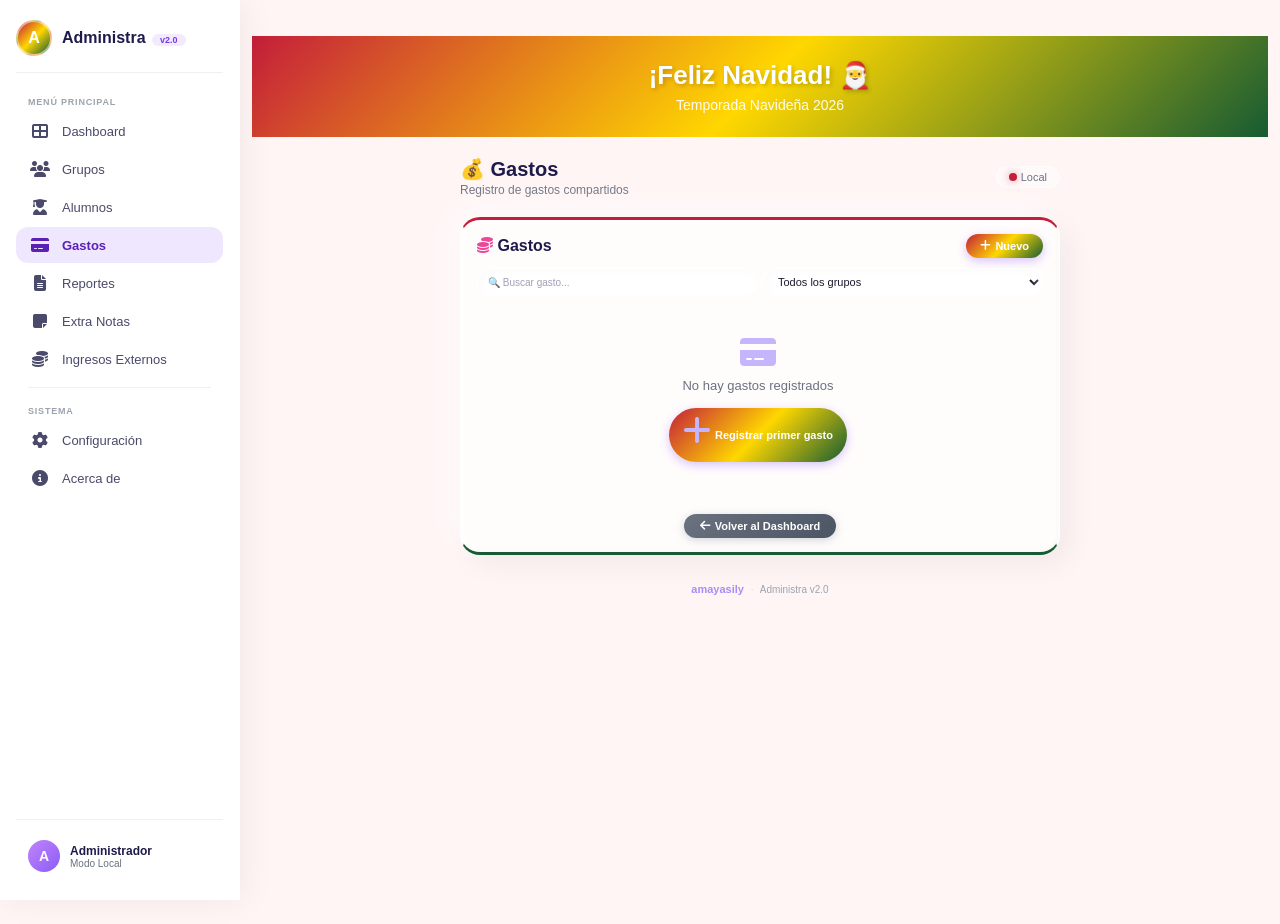
<file: gastos.html>
<!DOCTYPE html>
<html lang="es">
<head>
    <meta charset="UTF-8">
    <meta name="viewport" content="width=device-width, initial-scale=1.0, maximum-scale=1.0, user-scalable=no">
    <title>Administra - Gastos</title>
    <link rel="manifest" href="manifest.json">
    <link rel="icon" href="assets/icon.png" type="image/png">
    <link rel="stylesheet" href="https://cdnjs.cloudflare.com/ajax/libs/font-awesome/6.5.1/css/all.min.css">
    <link rel="stylesheet" href="css/styles.css">
    
    <!-- Script del sistema de temas festivos -->
    <script src="js/temas.js"></script>
    
    <style>
        * { margin: 0; padding: 0; box-sizing: border-box; }
        body {
            font-family: -apple-system, BlinkMacSystemFont, 'Segoe UI', Roboto, Arial, sans-serif;
            min-height: 100vh;
            background: linear-gradient(135deg, #fdf2f8 0%, #fce7f3 25%, #ede9fe 50%, #dbeafe 75%, #fce7f3 100%);
            background-attachment: fixed;
            display: flex;
        }
        .sidebar {
            position: fixed;
            top: 0;
            left: 0;
            width: 240px;
            height: 100vh;
            background: rgba(255, 255, 255, 0.92);
            backdrop-filter: blur(24px);
            -webkit-backdrop-filter: blur(24px);
            border-right: 1px solid rgba(255, 255, 255, 0.6);
            box-shadow: 4px 0 32px rgba(0, 0, 0, 0.06);
            padding: 20px 16px;
            display: flex;
            flex-direction: column;
            transition: transform 0.35s cubic-bezier(0.4, 0, 0.2, 1);
            z-index: 1000;
            overflow-y: auto;
        }
        @media (max-width: 768px) {
            .sidebar { transform: translateX(-100%); width: 280px; background: rgba(255,255,255,0.96); }
            .sidebar.open { transform: translateX(0); }
        }
        @media (min-width: 769px) { .sidebar { transform: translateX(0) !important; } }
        .sidebar .logo-area {
            display: flex;
            align-items: center;
            gap: 10px;
            padding-bottom: 16px;
            border-bottom: 1px solid rgba(0,0,0,0.06);
            margin-bottom: 16px;
        }
        .sidebar .logo-area .logo-icon {
            width: 36px;
            height: 36px;
            border-radius: 50%;
            background: linear-gradient(135deg, #c084fc, #7c3aed);
            display: flex;
            align-items: center;
            justify-content: center;
            color: white;
            font-weight: 700;
            font-size: 16px;
            border: 2px solid rgba(255,255,255,0.5);
            flex-shrink: 0;
        }
        .sidebar .logo-area h1 { font-size: 16px; color: #1e1b4b; font-weight: 700; }
        .sidebar .logo-area .version {
            font-size: 9px;
            color: #7c3aed;
            font-weight: 600;
            background: rgba(124,58,237,0.1);
            padding: 1px 8px;
            border-radius: 10px;
            margin-left: 2px;
        }
        .sidebar .btn-cerrar-menu {
            display: none;
            background: none;
            border: none;
            font-size: 20px;
            color: #6b7280;
            cursor: pointer;
            padding: 4px;
            margin-left: auto;
            transition: all 0.2s;
        }
        .sidebar .btn-cerrar-menu:hover { color: #1e1b4b; }
        @media (max-width: 768px) { .sidebar .btn-cerrar-menu { display: block; } }
        .sidebar .menu {
            flex: 1;
            display: flex;
            flex-direction: column;
            gap: 2px;
        }
        .sidebar .menu .menu-label {
            font-size: 9px;
            text-transform: uppercase;
            color: #9ca3af;
            font-weight: 700;
            letter-spacing: 0.8px;
            padding: 8px 12px 4px 12px;
        }
        .sidebar .menu .menu-item {
            display: flex;
            align-items: center;
            gap: 12px;
            padding: 10px 14px;
            border-radius: 12px;
            color: #4a4a6a;
            text-decoration: none;
            font-size: 13px;
            font-weight: 500;
            transition: all 0.2s ease;
            cursor: pointer;
            border: none;
            background: transparent;
            width: 100%;
            text-align: left;
        }
        .sidebar .menu .menu-item:hover { background: rgba(124,58,237,0.08); color: #5b21b6; }
        .sidebar .menu .menu-item.active { background: rgba(124,58,237,0.12); color: #5b21b6; font-weight: 600; }
        .sidebar .menu .menu-item i { width: 20px; font-size: 16px; text-align: center; flex-shrink: 0; }
        .sidebar .menu .divider { height: 1px; background: rgba(0,0,0,0.06); margin: 8px 12px; }
        .sidebar .user-area {
            padding-top: 12px;
            border-top: 1px solid rgba(0,0,0,0.06);
            margin-top: 4px;
        }
        .sidebar .user-area .user-info {
            display: flex;
            align-items: center;
            gap: 10px;
            padding: 8px 12px;
            border-radius: 12px;
            background: rgba(255,255,255,0.4);
        }
        .sidebar .user-area .user-info .avatar {
            width: 32px;
            height: 32px;
            border-radius: 50%;
            background: linear-gradient(135deg, #c084fc, #8b5cf6);
            display: flex;
            align-items: center;
            justify-content: center;
            color: white;
            font-weight: 700;
            font-size: 14px;
        }
        .sidebar .user-area .user-info .user-name { font-size: 12px; font-weight: 600; color: #1e1b4b; }
        .sidebar .user-area .user-info .user-email { font-size: 10px; color: #6b7280; }
        .sidebar-overlay {
            display: none;
            position: fixed;
            inset: 0;
            background: rgba(0,0,0,0.3);
            backdrop-filter: blur(4px);
            -webkit-backdrop-filter: blur(4px);
            z-index: 999;
            opacity: 0;
            transition: opacity 0.3s ease;
        }
        .sidebar-overlay.active { display: block; opacity: 1; }
        @media (min-width: 769px) { .sidebar-overlay { display: none !important; } }
        .main-content {
            margin-left: 0;
            padding: 16px;
            flex: 1;
            min-height: 100vh;
            width: 100%;
            transition: margin-left 0.3s ease;
        }
        @media (min-width: 769px) {
            .main-content { margin-left: 240px; padding: 24px; width: calc(100% - 240px); }
        }
        .container { max-width: 900px; margin: 0 auto; }
        .clay {
            background: rgba(255,255,255,0.7);
            backdrop-filter: blur(20px);
            -webkit-backdrop-filter: blur(20px);
            border: 1px solid rgba(255,255,255,0.6);
            box-shadow: 10px 10px 28px rgba(0,0,0,0.05), -10px -10px 28px rgba(255,255,255,0.6),
                        inset 2px 2px 4px rgba(255,255,255,0.8), inset -2px -2px 4px rgba(0,0,0,0.02);
        }
        .clay-sm { padding: 10px 12px; border-radius: 16px; }
        .clay-md { padding: 14px 16px; border-radius: 20px; }
        .dashboard-header {
            display: flex;
            justify-content: space-between;
            align-items: center;
            margin-bottom: 20px;
        }
        .dashboard-header .titulo {
            display: flex;
            align-items: center;
            gap: 10px;
        }
        .dashboard-header .titulo h2 { font-size: 20px; color: #1e1b4b; font-weight: 700; }
        .dashboard-header .titulo p { font-size: 12px; color: #6b7280; margin-top: 2px; }
        .hamburger {
            display: block;
            background: rgba(255,255,255,0.5);
            border: 1px solid rgba(255,255,255,0.3);
            font-size: 20px;
            color: #1e1b4b;
            cursor: pointer;
            padding: 6px 10px;
            border-radius: 10px;
            transition: all 0.2s;
            backdrop-filter: blur(4px);
        }
        .hamburger:hover { background: rgba(255,255,255,0.8); }
        @media (min-width: 769px) { .hamburger { display: none !important; } }
        .dashboard-header .header-right {
            display: flex;
            align-items: center;
            gap: 12px;
        }
        .connection {
            display: flex;
            align-items: center;
            gap: 4px;
            font-size: 11px;
            color: #6b7280;
            background: rgba(255,255,255,0.5);
            padding: 4px 12px;
            border-radius: 20px;
            border: 1px solid rgba(255,255,255,0.3);
        }
        .connection .dot {
            width: 8px;
            height: 8px;
            border-radius: 50%;
            display: inline-block;
        }
        .connection .dot.green {
            background: #34d399;
            box-shadow: 0 0 8px rgba(52,211,153,0.4);
            animation: pulse-dot 2s infinite;
        }
        @keyframes pulse-dot {
            0%, 100% { opacity: 1; }
            50% { opacity: 0.5; }
        }
        .top-bar {
            display: flex;
            justify-content: space-between;
            align-items: center;
            margin-bottom: 10px;
        }
        .top-bar h2 { font-size: 16px; color: #1e1b4b; font-weight: 700; }
        .btn-nuevo {
            border: none;
            border-radius: 30px;
            padding: 6px 14px;
            font-size: 11px;
            font-weight: 600;
            color: white;
            cursor: pointer;
            transition: all 0.2s;
            background: linear-gradient(135deg, #7c3aed, #6d28d9);
            box-shadow: 0 3px 10px rgba(124,58,237,0.3);
            display: flex;
            align-items: center;
            gap: 4px;
        }
        .btn-nuevo:hover { transform: scale(1.05); box-shadow: 0 4px 16px rgba(124,58,237,0.4); }
        .btn-nuevo i { font-size: 12px; }
        .filtros {
            display: grid;
            grid-template-columns: 1fr 1fr;
            gap: 6px;
            margin-bottom: 10px;
        }
        .filtros input, .filtros select {
            padding: 6px 10px;
            background: rgba(255,255,255,0.6);
            backdrop-filter: blur(8px);
            border: 1px solid rgba(255,255,255,0.4);
            border-radius: 16px;
            font-size: 11px;
            color: #1a1a2e;
            outline: none;
            box-shadow: inset 3px 3px 10px rgba(0,0,0,0.02), inset -3px -3px 10px rgba(255,255,255,0.4);
            transition: all 0.25s ease;
            box-sizing: border-box;
            width: 100%;
        }
        .filtros input:focus, .filtros select:focus {
            border-color: #a78bfa;
            background: rgba(255,255,255,0.85);
            box-shadow: 0 0 0 3px rgba(167,139,250,0.1), inset 3px 3px 10px rgba(0,0,0,0.02);
        }
        .filtros input::placeholder { color: #a0a0b8; font-size: 10px; }
        #gastosList {
            max-height: 400px;
            overflow-y: auto;
            padding-right: 4px;
        }
        #gastosList::-webkit-scrollbar { width: 4px; }
        #gastosList::-webkit-scrollbar-track { background: rgba(255,255,255,0.2); border-radius: 10px; }
        #gastosList::-webkit-scrollbar-thumb { background: linear-gradient(135deg, #c4b5fd, #a78bfa); border-radius: 10px; }
        .gasto-item {
            padding: 10px 14px;
            margin-bottom: 8px;
            background: rgba(255,255,255,0.5);
            backdrop-filter: blur(8px);
            border-radius: 14px;
            border: 1px solid rgba(255,255,255,0.3);
            box-shadow: inset 2px 2px 4px rgba(255,255,255,0.6), inset -2px -2px 4px rgba(0,0,0,0.02);
            cursor: pointer;
            transition: all 0.2s ease;
        }
        .gasto-item:hover { background: rgba(255,255,255,0.8); transform: scale(1.01); border-color: rgba(167,139,250,0.3); }
        .gasto-item:active { transform: scale(0.98); }
        .gasto-item:last-child { margin-bottom: 0; }
        .gasto-item .gasto-header {
            display: flex;
            justify-content: space-between;
            align-items: flex-start;
        }
        .gasto-item .gasto-header .info h4 { font-size: 13px; color: #1e1b4b; font-weight: 600; }
        .gasto-item .gasto-header .info .meta { font-size: 10px; color: #6b7280; margin-top: 1px; }
        .gasto-item .gasto-header .monto {
            font-size: 15px;
            font-weight: 700;
            color: #dc2626;
            text-align: right;
            flex-shrink: 0;
            margin-left: 8px;
        }
        .gasto-item .gasto-header .monto .per { font-size: 9px; color: #6b7280; font-weight: 400; }
        .gasto-item .gasto-nota {
            font-size: 10px;
            color: #92400e;
            background: rgba(252,211,77,0.15);
            padding: 4px 10px;
            border-radius: 10px;
            margin-top: 4px;
            display: inline-block;
        }
        .gasto-item .gasto-nota.deuda {
            color: #991b1b;
            background: rgba(220,38,38,0.12);
            border-left: 3px solid #dc2626;
        }
        .gasto-item .gasto-actions {
            display: flex;
            gap: 4px;
            margin-top: 4px;
        }
        .btn-sm {
            border: none;
            border-radius: 30px;
            padding: 3px 10px;
            font-size: 9px;
            font-weight: 600;
            color: white;
            cursor: pointer;
            transition: all 0.2s;
            display: inline-flex;
            align-items: center;
            justify-content: center;
            gap: 3px;
            box-shadow: 0 2px 6px rgba(0,0,0,0.1);
        }
        .btn-sm i { font-size: 10px; }
        .btn-sm:hover { transform: scale(1.08); }
        .btn-editar { background: linear-gradient(135deg, #f59e0b, #d97706); }
        .btn-eliminar { background: linear-gradient(135deg, #ef4444, #dc2626); }
        .btn-volver {
            border: none;
            border-radius: 30px;
            padding: 6px 16px;
            font-size: 11px;
            font-weight: 600;
            color: white;
            cursor: pointer;
            transition: all 0.2s;
            background: linear-gradient(135deg, #6b7280, #4b5563);
            box-shadow: 0 2px 8px rgba(107,114,128,0.3);
            margin-top: 12px;
            display: inline-flex;
            align-items: center;
            gap: 4px;
        }
        .btn-volver:hover { transform: scale(1.05); box-shadow: 0 4px 16px rgba(107,114,128,0.4); }
        .btn-volver i { font-size: 12px; }
        .footer {
            text-align: center;
            font-size: 10px;
            color: #9ca3af;
            margin-top: 20px;
            padding: 8px 0;
        }
        .footer .brand { color: #a78bfa; font-weight: 600; font-size: 11px; }
        .empty-message {
            text-align: center;
            padding: 30px 16px;
            color: #6b7280;
            font-size: 13px;
        }
        .empty-message i { font-size: 32px; color: #c4b5fd; display: block; margin: 0 auto 10px; }
        .modal-overlay {
            position: fixed;
            inset: 0;
            background: rgba(0,0,0,0.3);
            backdrop-filter: blur(6px);
            -webkit-backdrop-filter: blur(6px);
            display: flex;
            align-items: center;
            justify-content: center;
            z-index: 2000;
            padding: 16px;
            animation: modalFadeIn 0.25s ease;
        }
        @keyframes modalFadeIn {
            from { opacity: 0; transform: scale(0.92); }
            to { opacity: 1; transform: scale(1); }
        }
        .modal-content {
            background: rgba(255,255,255,0.95);
            backdrop-filter: blur(20px);
            -webkit-backdrop-filter: blur(20px);
            border-radius: 20px;
            padding: 20px 16px 16px;
            max-width: 360px;
            width: 100%;
            border: 1px solid rgba(255,255,255,0.5);
            box-shadow: 0 16px 48px rgba(0,0,0,0.1);
            max-height: 90vh;
            overflow-y: auto;
        }
        .modal-content::-webkit-scrollbar { width: 4px; }
        .modal-content::-webkit-scrollbar-thumb { background: linear-gradient(135deg, #c4b5fd, #a78bfa); border-radius: 10px; }
        .modal-icono {
            width: 44px;
            height: 44px;
            border-radius: 50%;
            background: linear-gradient(135deg, #c084fc, #7c3aed);
            display: flex;
            align-items: center;
            justify-content: center;
            margin: 0 auto 10px;
            box-shadow: 0 4px 16px rgba(124,58,237,0.2);
        }
        .modal-icono i { font-size: 20px; color: white; }
        .modal-titulo { text-align: center; font-size: 20px; font-weight: 700; color: #1e1b4b; margin-bottom: 2px; }
        .modal-subtitulo { text-align: center; font-size: 12px; color: #6b7280; margin-bottom: 14px; }
        .modal-grupo { margin-bottom: 12px; }
        .modal-grupo label { display: block; font-size: 12px; font-weight: 600; color: #4a4a6a; margin-bottom: 3px; }
        .modal-grupo label .obligatorio { color: #ef4444; }
        .modal-grupo input, .modal-grupo select, .modal-grupo textarea {
            width: 100%;
            padding: 10px 14px;
            background: rgba(255,255,255,0.7);
            backdrop-filter: blur(8px);
            border: 1px solid rgba(255,255,255,0.4);
            border-radius: 20px;
            font-size: 14px;
            color: #1a1a2e;
            outline: none;
            box-shadow: inset 3px 3px 10px rgba(0,0,0,0.02), inset -3px -3px 10px rgba(255,255,255,0.4);
            transition: all 0.25s ease;
            box-sizing: border-box;
            font-family: inherit;
        }
        .modal-grupo textarea { resize: vertical; min-height: 50px; font-size: 12px; }
        .modal-grupo input:focus, .modal-grupo select:focus, .modal-grupo textarea:focus {
            border-color: #a78bfa;
            background: rgba(255,255,255,0.9);
            box-shadow: 0 0 0 3px rgba(167,139,250,0.1), inset 3px 3px 10px rgba(0,0,0,0.02);
        }
        .modal-grupo input::placeholder, .modal-grupo textarea::placeholder { color: #a0a0b8; font-size: 13px; }
        .modal-grupo select {
            cursor: pointer;
            background-image: url("data:image/svg+xml,%3Csvg xmlns='http://www.w3.org/2000/svg' width='12' height='12' viewBox='0 0 12 12'%3E%3Cpath fill='%236b7280' d='M6 8L1 3h10z'/%3E%3C/svg%3E");
            background-repeat: no-repeat;
            background-position: right 14px center;
            padding-right: 36px;
        }
        .modal-info {
            font-size: 11px;
            padding: 8px 12px;
            background: rgba(243,244,246,0.5);
            border-radius: 12px;
            margin-top: 4px;
            line-height: 1.6;
            white-space: pre-line;
        }
        .modal-info .verde { color: #059669; }
        .modal-info .rojo { color: #dc2626; }
        .modal-info .naranja { color: #d97706; }
        .modal-info .negrita { font-weight: 700; }
        .modal-acciones {
            display: flex;
            gap: 8px;
            margin-top: 16px;
        }
        .modal-acciones .btn {
            flex: 1;
            padding: 10px 12px;
            border: none;
            border-radius: 24px;
            font-size: 14px;
            font-weight: 600;
            cursor: pointer;
            transition: all 0.25s ease;
            display: flex;
            align-items: center;
            justify-content: center;
            gap: 6px;
        }
        .modal-acciones .btn i { font-size: 14px; }
        .modal-acciones .btn-guardar {
            background: linear-gradient(135deg, #7c3aed, #6d28d9);
            color: white;
            box-shadow: 0 3px 12px rgba(124,58,237,0.2);
        }
        .modal-acciones .btn-guardar:hover { transform: scale(1.02); box-shadow: 0 4px 16px rgba(124,58,237,0.3); }
        .modal-acciones .btn-cancelar {
            background: rgba(255,255,255,0.7);
            color: #4a4a6a;
            box-shadow: 0 2px 6px rgba(0,0,0,0.03);
            border: 1px solid rgba(255,255,255,0.3);
        }
        .modal-acciones .btn-cancelar:hover { background: rgba(255,255,255,0.9); transform: scale(1.02); }
        .modal-acciones .btn-editar-modal {
            background: linear-gradient(135deg, #f59e0b, #d97706);
            color: white;
            box-shadow: 0 3px 12px rgba(245,158,11,0.2);
        }
        .modal-acciones .btn-editar-modal:hover { transform: scale(1.02); box-shadow: 0 4px 16px rgba(245,158,11,0.3); }
        .modal-detalle .modal-content { max-width: 380px; }
        .modal-detalle .detalle-item {
            display: flex;
            justify-content: space-between;
            padding: 8px 0;
            border-bottom: 1px solid rgba(0,0,0,0.05);
        }
        .modal-detalle .detalle-item:last-child { border-bottom: none; }
        .modal-detalle .detalle-item .etiqueta { font-size: 12px; color: #6b7280; }
        .modal-detalle .detalle-item .valor { font-size: 13px; font-weight: 600; color: #1e1b4b; }
        .modal-detalle .detalle-item .valor.rojo { color: #dc2626; }
        .modal-detalle .detalle-item .valor.verde { color: #059669; }
        .modal-detalle .detalle-item .valor.naranja { color: #d97706; }
        .modal-detalle .detalle-nota {
            margin-top: 12px;
            padding: 10px 12px;
            background: rgba(252,211,77,0.12);
            border-radius: 12px;
            border-left: 3px solid #d97706;
            font-size: 11px;
            color: #4a4a6a;
            line-height: 1.5;
        }
        .modal-detalle .detalle-nota i { color: #d97706; margin-right: 4px; }
        .modal-detalle .detalle-deudores {
            margin-top: 8px;
            padding: 10px 12px;
            background: rgba(220,38,38,0.08);
            border-radius: 12px;
            border-left: 3px solid #dc2626;
            font-size: 11px;
            color: #991b1b;
            line-height: 1.6;
        }
        .modal-detalle .detalle-deudores i { color: #dc2626; margin-right: 4px; }
        .modal-detalle .detalle-deudores strong { display: block; margin-bottom: 4px; }
        .modal-detalle .detalle-deudores ul {
            padding-left: 16px;
            margin: 4px 0;
        }
        .modal-detalle .detalle-deudores li {
            margin-bottom: 2px;
        }
        .modal-detalle .detalle-acciones {
            display: flex;
            gap: 8px;
            margin-top: 16px;
        }
        .modal-detalle .detalle-acciones .btn {
            flex: 1;
            padding: 10px 12px;
            border: none;
            border-radius: 24px;
            font-size: 14px;
            font-weight: 600;
            cursor: pointer;
            transition: all 0.25s ease;
            display: flex;
            align-items: center;
            justify-content: center;
            gap: 6px;
        }
        .modal-detalle .detalle-acciones .btn i { font-size: 14px; }
        .modal-detalle .detalle-acciones .btn-editar-detalle {
            background: linear-gradient(135deg, #f59e0b, #d97706);
            color: white;
            box-shadow: 0 3px 12px rgba(245,158,11,0.2);
        }
        .modal-detalle .detalle-acciones .btn-editar-detalle:hover { transform: scale(1.02); box-shadow: 0 4px 16px rgba(245,158,11,0.3); }
        .modal-detalle .detalle-acciones .btn-eliminar-detalle {
            background: linear-gradient(135deg, #ef4444, #dc2626);
            color: white;
            box-shadow: 0 3px 12px rgba(239,68,68,0.2);
        }
        .modal-detalle .detalle-acciones .btn-eliminar-detalle:hover { transform: scale(1.02); box-shadow: 0 4px 16px rgba(239,68,68,0.3); }
        .modal-detalle .detalle-acciones .btn-cerrar-detalle {
            background: rgba(255,255,255,0.7);
            color: #4a4a6a;
            box-shadow: 0 2px 6px rgba(0,0,0,0.03);
            border: 1px solid rgba(255,255,255,0.3);
        }
        .modal-detalle .detalle-acciones .btn-cerrar-detalle:hover { background: rgba(255,255,255,0.9); transform: scale(1.02); }
        .explicacion-descuento {
            font-size: 10px;
            color: #4a4a6a;
            padding: 6px 10px;
            background: rgba(167,139,250,0.08);
            border-radius: 10px;
            border-left: 3px solid #7c3aed;
            margin-top: 4px;
        }
        .explicacion-descuento i { color: #7c3aed; margin-right: 4px; }
        @media (max-width: 380px) {
            .main-content { padding: 10px; }
            .top-bar h2 { font-size: 14px; }
            .btn-nuevo { font-size: 10px; padding: 4px 12px; }
            .filtros { grid-template-columns: 1fr; }
            .modal-content { padding: 16px 12px 12px; }
            .modal-titulo { font-size: 16px; }
            .modal-acciones .btn { font-size: 13px; padding: 8px 10px; }
            .gasto-item .gasto-header .monto { font-size: 13px; }
        }
        @media (min-width: 600px) {
            .main-content { padding: 24px; }
            .container { max-width: 600px; }
        }
    </style>
</head>
<body>

    <div class="sidebar-overlay" id="sidebarOverlay" onclick="cerrarSidebar()"></div>

    <nav class="sidebar" id="sidebar">
        <div class="logo-area">
            <div class="logo-icon">A</div>
            <div>
                <h1>Administra <span class="version">v2.0</span></h1>
            </div>
            <button class="btn-cerrar-menu" onclick="cerrarSidebar()">
                <i class="fas fa-times"></i>
            </button>
        </div>

        <div class="menu">
            <div class="menu-label">Menú principal</div>

            <button class="menu-item" onclick="cerrarSidebar(); location.href='dashboard.html'">
                <i class="fas fa-th-large"></i>
                Dashboard
            </button>

            <button class="menu-item" onclick="cerrarSidebar(); location.href='grupos.html'">
                <i class="fas fa-users"></i>
                Grupos
            </button>

            <button class="menu-item" onclick="cerrarSidebar(); location.href='alumnos.html'">
                <i class="fas fa-user-graduate"></i>
                Alumnos
            </button>

            <button class="menu-item active" onclick="cerrarSidebar(); location.href='gastos.html'">
                <i class="fas fa-credit-card"></i>
                Gastos
            </button>

            <button class="menu-item" onclick="cerrarSidebar(); location.href='reportes.html'">
                <i class="fas fa-file-alt"></i>
                Reportes
            </button>

            <button class="menu-item" onclick="cerrarSidebar(); location.href='extra-notas.html'">
                <i class="fas fa-sticky-note"></i>
                Extra Notas
            </button>

            <button class="menu-item" onclick="cerrarSidebar(); location.href='ingresos-externos.html'">
                <i class="fas fa-coins"></i>
                Ingresos Externos
            </button>

            <div class="divider"></div>

            <div class="menu-label">Sistema</div>

            <button class="menu-item" onclick="cerrarSidebar(); location.href='configuracion.html'">
                <i class="fas fa-cog"></i>
                Configuración
            </button>

            <button class="menu-item" onclick="cerrarSidebar(); location.href='acerca.html'">
                <i class="fas fa-info-circle"></i>
                Acerca de
            </button>
        </div>

        <div class="user-area">
            <div class="user-info">
                <div class="avatar">A</div>
                <div>
                    <div class="user-name">Administrador</div>
                    <div class="user-email">Modo Local</div>
                </div>
            </div>
        </div>
    </nav>

    <div class="main-content">
        <div class="container">
            <div class="dashboard-header">
                <div class="titulo">
                    <button class="hamburger" onclick="abrirSidebar()">
                        <i class="fas fa-bars"></i>
                    </button>
                    <div>
                        <h2>💰 Gastos</h2>
                        <p>Registro de gastos compartidos</p>
                    </div>
                </div>
                <div class="header-right">
                    <div class="connection">
                        <span class="dot green"></span>
                        <span>Local</span>
                    </div>
                </div>
            </div>

            <div class="clay clay-md">
                <div class="top-bar">
                    <h2><i class="fas fa-coins" style="color:#ec4899;"></i> Gastos</h2>
                    <button class="btn-nuevo" onclick="mostrarModalCrear()">
                        <i class="fas fa-plus"></i>
                        Nuevo
                    </button>
                </div>

                <div class="filtros">
                    <input type="text" id="searchGasto" placeholder="🔍 Buscar gasto..." oninput="filtrarGastos()">
                    <select id="filterGrupo" onchange="filtrarGastos()">
                        <option value="">Todos los grupos</option>
                    </select>
                </div>

                <div id="gastosList"></div>

                <div style="text-align:center;margin-top:10px;">
                    <button class="btn-volver" onclick="location.href='dashboard.html'">
                        <i class="fas fa-arrow-left"></i>
                        Volver al Dashboard
                    </button>
                </div>
            </div>

            <div class="footer">
                <span class="brand">amayasily</span>
                <span style="color:#d1d5db;margin:0 4px;">·</span>
                <span style="color:#9ca3af;">Administra v2.0</span>
            </div>
        </div>
    </div>

    <script src="js/storage.js"></script>
    <script>
        function abrirSidebar() {
            document.getElementById('sidebar').classList.add('open');
            document.getElementById('sidebarOverlay').classList.add('active');
        }

        function cerrarSidebar() {
            document.getElementById('sidebar').classList.remove('open');
            document.getElementById('sidebarOverlay').classList.remove('active');
        }

        document.addEventListener('click', function(e) {
            var sidebar = document.getElementById('sidebar');
            var overlay = document.getElementById('sidebarOverlay');
            if (window.innerWidth <= 768) {
                if (!sidebar.contains(e.target) && e.target !== overlay && !e.target.closest('.hamburger')) {
                    cerrarSidebar();
                }
            }
        });

        window.addEventListener('resize', function() {
            if (window.innerWidth > 768) {
                cerrarSidebar();
            }
        });

        function logout() {
            if (confirm('¿Cerrar sesión?')) {
                localStorage.removeItem('user_session');
                window.location.href = 'login.html';
            }
        }

        var todosLosGastos = getGastos();
        var grupos = getGrupos();
        var alumnos = getAlumnos();
        var nextId = todosLosGastos.length > 0 ? Math.max(...todosLosGastos.map(function(g) { return g.id; })) + 1 : 1;

        document.addEventListener('DOMContentLoaded', function() {
            cargarFiltrosGrupos();
            renderizarGastos();
        });

        if (document.readyState === 'complete' || document.readyState === 'interactive') {
            cargarFiltrosGrupos();
            renderizarGastos();
        }

        function cargarFiltrosGrupos() {
            var select = document.getElementById('filterGrupo');
            while (select.options.length > 1) {
                select.remove(1);
            }

            grupos.forEach(function(grupo) {
                var option = document.createElement('option');
                option.value = grupo.id;
                option.textContent = grupo.nombre;
                select.appendChild(option);
            });
        }

        function getNombreGrupo(id) {
            var grupo = grupos.find(function(g) { return g.id === id; });
            return grupo ? grupo.nombre : 'Grupo ' + id;
        }

        function getAlumnosDelGrupo(grupoId) {
            return alumnos.filter(function(a) { return a.grupoId === grupoId; });
        }

        function renderizarGastos() {
            var container = document.getElementById('gastosList');
            var search = document.getElementById('searchGasto').value.toLowerCase().trim();
            var filterGrupo = document.getElementById('filterGrupo').value;

            var filtrados = todosLosGastos;

            if (filterGrupo) {
                filtrados = filtrados.filter(function(g) { return g.grupoId == filterGrupo; });
            }

            if (search) {
                filtrados = filtrados.filter(function(g) {
                    return g.descripcion.toLowerCase().includes(search) ||
                        g.monto.toString().includes(search) ||
                        g.tipo.toLowerCase().includes(search);
                });
            }

            filtrados.sort(function(a, b) { return new Date(b.fecha) - new Date(a.fecha); });

            if (filtrados.length === 0) {
                container.innerHTML = `
                    <div class="empty-message">
                        <i class="fas fa-credit-card"></i>
                        No hay gastos registrados
                        <br><br>
                        <button class="btn-nuevo" onclick="mostrarModalCrear()" style="margin:0 auto;">
                            <i class="fas fa-plus"></i>
                            Registrar primer gasto
                        </button>
                    </div>
                `;
                return;
            }

            var html = '';
            filtrados.forEach(function(gasto) {
                var porNiño = (gasto.monto / gasto.participantes).toFixed(2);
                var deudores = gasto.deudores || [];
                var nota = gasto.nota || '';
                
                html += `
                    <div class="gasto-item" data-id="${gasto.id}" onclick="verDetalleGasto(${gasto.id})">
                        <div class="gasto-header">
                            <div class="info">
                                <h4>${gasto.descripcion}</h4>
                                <div class="meta">${getNombreGrupo(gasto.grupoId)} • ${gasto.tipo} • 📅 ${gasto.fecha}</div>
                            </div>
                            <div class="monto">
                                -$${gasto.monto.toLocaleString()}
                                <div class="per">$${porNiño} c/u • ${gasto.participantes} niños</div>
                            </div>
                        </div>
                        ${deudores.length > 0 ? '<div class="gasto-nota deuda"><i class="fas fa-exclamation-triangle"></i> ⚠️ ' + deudores.length + ' alumno(s) deben cubrir su parte</div>' : ''}
                        ${nota && !nota.includes('AJUSTE AUTOMÁTICO') ? '<div class="gasto-nota"><i class="fas fa-pen"></i> ' + nota + '</div>' : ''}
                        <div class="gasto-actions" onclick="event.stopPropagation();">
                            <button class="btn-sm btn-editar" onclick="mostrarModalEditar(${gasto.id})">
                                <i class="fas fa-pencil-alt"></i>
                            </button>
                            <button class="btn-sm btn-eliminar" onclick="eliminarGastoUI(${gasto.id})">
                                <i class="fas fa-trash-alt"></i>
                            </button>
                        </div>
                    </div>
                `;
            });

            container.innerHTML = html;
        }

        function filtrarGastos() {
            renderizarGastos();
        }

        function verDetalleGasto(id) {
            var gasto = todosLosGastos.find(function(g) { return g.id === id; });
            if (!gasto) return;

            var grupoNombre = getNombreGrupo(gasto.grupoId);
            var porNiño = (gasto.monto / gasto.participantes).toFixed(2);
            var deudores = gasto.deudores || [];
            var nota = gasto.nota || '';

            var deudoresHtml = '';
            if (deudores.length > 0) {
                var listaDeudores = '';
                deudores.forEach(function(d) {
                    listaDeudores += `<li><strong>${d.nombre}</strong> debe <strong>$${d.deuda.toFixed(2)}</strong></li>`;
                });
                deudoresHtml = `
                    <div class="detalle-deudores">
                        <i class="fas fa-exclamation-triangle"></i>
                        <strong>⚠️ ALUMNOS QUE DEBEN CUBRIR SU PARTE:</strong>
                        <ul>${listaDeudores}</ul>
                        Informar al director y a los padres de familia para cubrir esos montos.
                    </div>
                `;
            }

            var overlay = document.createElement('div');
            overlay.className = 'modal-overlay modal-detalle';
            overlay.id = 'modalDetalleOverlay';
            overlay.innerHTML = `
                <div class="modal-content">
                    <div class="modal-icono" style="background:linear-gradient(135deg,#3b82f6,#2563eb);">
                        <i class="fas fa-receipt"></i>
                    </div>
                    <div class="modal-titulo">${gasto.descripcion}</div>
                    <div class="modal-subtitulo">Detalle del gasto</div>

                    <div class="detalle-item">
                        <span class="etiqueta">📅 Fecha</span>
                        <span class="valor">${gasto.fecha}</span>
                    </div>
                    <div class="detalle-item">
                        <span class="etiqueta">📂 Grupo</span>
                        <span class="valor">${grupoNombre}</span>
                    </div>
                    <div class="detalle-item">
                        <span class="etiqueta">🏷️ Tipo</span>
                        <span class="valor">${gasto.tipo}</span>
                    </div>
                    <div class="detalle-item">
                        <span class="etiqueta">💰 Monto total</span>
                        <span class="valor rojo">-$${gasto.monto.toLocaleString()}</span>
                    </div>
                    <div class="detalle-item">
                        <span class="etiqueta">👨‍🎓 Participantes</span>
                        <span class="valor">${gasto.participantes} niños</span>
                    </div>
                    <div class="detalle-item">
                        <span class="etiqueta">💵 Por niño</span>
                        <span class="valor">$${porNiño}</span>
                    </div>

                    ${deudoresHtml}

                    ${nota ? `
                        <div class="detalle-nota">
                            <i class="fas fa-pen"></i>
                            <strong>Nota:</strong> ${nota}
                        </div>
                    ` : ''}

                    <div class="detalle-acciones">
                        <button class="btn btn-editar-detalle" onclick="cerrarModalDetalle();mostrarModalEditar(${gasto.id})">
                            <i class="fas fa-pencil-alt"></i>
                            Editar
                        </button>
                        <button class="btn btn-eliminar-detalle" onclick="cerrarModalDetalle();eliminarGastoUI(${gasto.id})">
                            <i class="fas fa-trash-alt"></i>
                            Eliminar
                        </button>
                        <button class="btn btn-cerrar-detalle" onclick="cerrarModalDetalle()">
                            <i class="fas fa-times"></i>
                            Cerrar
                        </button>
                    </div>
                </div>
            `;
            document.body.appendChild(overlay);
        }

        function cerrarModalDetalle() {
            var modal = document.getElementById('modalDetalleOverlay');
            if (modal) modal.remove();
        }

        // ============================================
        // MOSTRAR MODAL CREAR - NUEVA LÓGICA
        // ============================================
        function mostrarModalCrear() {
            if (grupos.length === 0) {
                alert('⚠️ Primero debes crear un grupo');
                return;
            }

            var grupoOptions = '';
            grupos.forEach(function(g) {
                grupoOptions += '<option value="' + g.id + '">' + g.nombre + '</option>';
            });

            var overlay = document.createElement('div');
            overlay.className = 'modal-overlay';
            overlay.id = 'modalOverlay';
            overlay.innerHTML = `
                <div class="modal-content">
                    <div class="modal-icono" style="background:linear-gradient(135deg,#ec4899,#db2777);">
                        <i class="fas fa-credit-card"></i>
                    </div>
                    <div class="modal-titulo">Nuevo Gasto</div>
                    <div class="modal-subtitulo">Registra un gasto compartido</div>
                    <form id="formGastoModal">
                        <div class="modal-grupo">
                            <label>Grupo <span class="obligatorio">*</span></label>
                            <select id="grupoGastoInput" required>
                                ${grupoOptions}
                            </select>
                        </div>
                        <div class="modal-grupo">
                            <label>Fecha</label>
                            <input type="date" id="fechaGastoInput">
                        </div>
                        <div class="modal-grupo">
                            <label>Descripción del gasto <span class="obligatorio">*</span></label>
                            <input type="text" id="descripcionGastoInput" placeholder="Ej: Material didáctico" required>
                        </div>
                        <div class="modal-grupo">
                            <label>Tipo de gasto <span class="obligatorio">*</span></label>
                            <select id="tipoGastoInput" required>
                                <option value="Escolar">Escolar</option>
                                <option value="Mantenimiento">Mantenimiento</option>
                                <option value="Convivio">Convivio</option>
                                <option value="Limpieza">Limpieza</option>
                                <option value="Otro">Otro</option>
                            </select>
                        </div>
                        <div class="modal-grupo">
                            <label>Cantidad total <span class="obligatorio">*</span></label>
                            <input type="number" id="montoGastoInput" placeholder="Ej: 500" required>
                        </div>
                        <div class="modal-grupo">
                            <label>Nota (opcional)</label>
                            <textarea id="notaGastoInput" placeholder="Observaciones adicionales..."></textarea>
                        </div>
                        <div class="modal-grupo">
                            <div class="explicacion-descuento">
                                <i class="fas fa-info-circle"></i>
                                <strong>¿Cómo funciona?</strong> El gasto se divide entre <strong>TODOS</strong> los niños del grupo.
                                A cada niño se le descuenta su parte de su <strong>Disponible</strong>.
                                Si un niño no tiene suficiente, <strong>NO se le descuenta</strong> y se registra 
                                su deuda en la nota del gasto para informar al director y padres.
                            </div>
                        </div>
                        <div class="modal-grupo" id="infoSaldos" style="display:none;">
                            <div class="modal-info" id="infoSaldosContent"></div>
                        </div>
                        <div class="modal-acciones">
                            <button type="submit" class="btn btn-guardar">
                                <i class="fas fa-check"></i>
                                Guardar Gasto
                            </button>
                            <button type="button" class="btn btn-cancelar" onclick="cerrarModal()">
                                <i class="fas fa-times"></i>
                                Cancelar
                            </button>
                        </div>
                    </form>
                </div>
            `;
            document.body.appendChild(overlay);

            var fechaInput = document.getElementById('fechaGastoInput');
            if (fechaInput) {
                fechaInput.value = new Date().toISOString().split('T')[0];
            }

            var montoInput = document.getElementById('montoGastoInput');
            var grupoSelect = document.getElementById('grupoGastoInput');

            function calcularSaldos() {
                var grupoId = parseInt(grupoSelect.value);
                var monto = parseFloat(montoInput.value);
                var infoDiv = document.getElementById('infoSaldos');
                var infoContent = document.getElementById('infoSaldosContent');

                if (!grupoId || !monto || monto <= 0) {
                    infoDiv.style.display = 'none';
                    return;
                }

                // Recargar alumnos
                alumnos = getAlumnos();
                var alumnosGrupo = getAlumnosDelGrupo(grupoId);

                if (alumnosGrupo.length === 0) {
                    infoDiv.style.display = 'block';
                    infoContent.innerHTML = '⚠️ No hay alumnos registrados en este grupo. Agrega alumnos primero.';
                    infoContent.className = 'modal-info naranja';
                    return;
                }

                var montoPorNino = monto / alumnosGrupo.length;

                var sinSaldo = alumnosGrupo.filter(function(a) {
                    var disponible = a.disponible || 0;
                    return disponible < montoPorNino;
                });

                if (sinSaldo.length > 0) {
                    var detalles = sinSaldo.map(function(a) {
                        var disponible = a.disponible || 0;
                        var deuda = (montoPorNino - disponible).toFixed(2);
                        return '• ' + a.nombre + ' debe $' + deuda + ' (tiene $' + disponible.toFixed(2) + ')';
                    }).join('\n');

                    infoDiv.style.display = 'block';
                    infoContent.innerHTML = '⚠️ ATENCIÓN - Alumnos que NO tienen suficiente disponible:\n\n' + detalles + '\n\n💰 Monto por niño: $' + montoPorNino.toFixed(2) + '\n\n📝 A estos alumnos NO se les descontará nada.\nSe registrará su deuda en la nota del gasto para informar al director y padres.';
                    infoContent.className = 'modal-info rojo';
                } else {
                    infoDiv.style.display = 'block';
                    infoContent.innerHTML = '✅ ' + alumnosGrupo.length + ' niños participarán\n💰 $' + montoPorNino.toFixed(2) + ' por niño (se descuenta de su Disponible)\n\n✅ Todos tienen suficiente saldo.';
                    infoContent.className = 'modal-info verde';
                }
            }

            montoInput.addEventListener('input', calcularSaldos);
            grupoSelect.addEventListener('change', calcularSaldos);

            setTimeout(function() {
                var input = document.getElementById('montoGastoInput');
                if (input) input.focus();
            }, 100);

            document.getElementById('formGastoModal').addEventListener('submit', function(e) {
                e.preventDefault();

                var grupoId = parseInt(document.getElementById('grupoGastoInput').value);
                var fecha = document.getElementById('fechaGastoInput').value || new Date().toISOString().split('T')[0];
                var descripcion = document.getElementById('descripcionGastoInput').value.trim();
                var tipo = document.getElementById('tipoGastoInput').value;
                var monto = parseFloat(document.getElementById('montoGastoInput').value);
                var notaManual = document.getElementById('notaGastoInput').value.trim();

                if (!grupoId || !monto || monto <= 0 || !descripcion) {
                    alert('⚠️ Completa todos los campos obligatorios');
                    return;
                }

                // Recargar alumnos
                alumnos = getAlumnos();
                var alumnosGrupo = getAlumnosDelGrupo(grupoId);

                if (alumnosGrupo.length === 0) {
                    alert('⚠️ No hay alumnos en este grupo');
                    return;
                }

                // ============================================
                // NUEVA LÓGICA: TODOS participan
                // ============================================
                var montoPorNino = monto / alumnosGrupo.length;
                var deudores = [];
                var notaFinal = notaManual || '';

                // Recorrer TODOS los alumnos
                alumnosGrupo.forEach(function(alumno) {
                    var disponible = alumno.disponible || 0;
                    
                    if (disponible >= montoPorNino) {
                        // Tiene suficiente: descontar
                        var alumnoEnArray = alumnos.find(function(al) { return al.id === alumno.id; });
                        if (alumnoEnArray) {
                            alumnoEnArray.disponible = disponible - montoPorNino;
                            actualizarAlumno(alumnoEnArray);
                        }
                    } else {
                        // NO tiene suficiente: registrar deuda en la nota
                        var deuda = montoPorNino - disponible;
                        deudores.push({
                            id: alumno.id,
                            nombre: alumno.nombre,
                            deuda: deuda,
                            disponible: disponible
                        });
                        // NO se le descuenta nada
                    }
                });

                // ============================================
                // CONSTRUIR NOTA CON DEUDORES
                // ============================================
                if (deudores.length > 0) {
                    var listaDeudores = '';
                    deudores.forEach(function(d) {
                        listaDeudores += '• ' + d.nombre + ' debe su parte proporcional del gasto de ' + descripcion.toLowerCase() + ' que son $' + d.deuda.toFixed(2) + ' pero ya no tiene dinero para cubrirlo.\n';
                    });

                    var notaAutomatica = '⚠️ ALUMNOS QUE DEBEN CUBRIR SU PARTE:\n\n' + listaDeudores + '\n📢 Informar al director y a los padres de familia para cubrir esos montos.\n💰 Total pendiente de cobro: $' + deudores.reduce(function(s, d) { return s + d.deuda; }, 0).toFixed(2) + '\n\nEl alumno tendrá que cubrir el monto de algún modo para ser equitativo.';

                    notaFinal = notaManual ? notaManual + '\n\n' + notaAutomatica : notaAutomatica;
                }

                // ============================================
                // GUARDAR GASTO
                // ============================================
                var nuevoGasto = {
                    id: nextId++,
                    grupoId: grupoId,
                    fecha: fecha,
                    descripcion: descripcion,
                    tipo: tipo,
                    monto: monto,
                    participantes: alumnosGrupo.length,
                    nota: notaFinal,
                    deudores: deudores
                };

                var result = crearGasto(nuevoGasto);
                if (result.success) {
                    todosLosGastos = getGastos();
                    renderizarGastos();
                    cerrarModal();

                    var mensajeFinal = '✅ Gasto registrado exitosamente\n\nTotal: $' + monto.toFixed(2) + '\nParticipan: ' + alumnosGrupo.length + ' niños\n$' + montoPorNino.toFixed(2) + ' por niño';
                    
                    if (deudores.length > 0) {
                        mensajeFinal += '\n\n⚠️ ' + deudores.length + ' alumno(s) no pudieron cubrir su parte.\n📝 Se registró la deuda en la nota del gasto.\n📢 Informar al director y padres de familia.';
                    }
                    
                    alert(mensajeFinal);
                } else {
                    alert('❌ Error al registrar gasto: ' + result.error);
                }
            });
        }

        function mostrarModalEditar(id) {
            cerrarModalDetalle();

            var gasto = todosLosGastos.find(function(g) { return g.id === id; });
            if (!gasto) return;

            var grupoOptions = '';
            grupos.forEach(function(g) {
                var selected = g.id === gasto.grupoId ? 'selected' : '';
                grupoOptions += '<option value="' + g.id + '" ' + selected + '>' + g.nombre + '</option>';
            });

            var overlay = document.createElement('div');
            overlay.className = 'modal-overlay';
            overlay.id = 'modalOverlay';
            overlay.innerHTML = `
                <div class="modal-content">
                    <div class="modal-icono" style="background:linear-gradient(135deg,#f59e0b,#d97706);">
                        <i class="fas fa-pencil-alt"></i>
                    </div>
                    <div class="modal-titulo">Editar Gasto</div>
                    <div class="modal-subtitulo">Actualiza los datos del gasto</div>
                    <form id="formGastoModal">
                        <div class="modal-grupo">
                            <label>Grupo <span class="obligatorio">*</span></label>
                            <select id="grupoGastoInput" required>
                                ${grupoOptions}
                            </select>
                        </div>
                        <div class="modal-grupo">
                            <label>Fecha</label>
                            <input type="date" id="fechaGastoInput" value="${gasto.fecha}">
                        </div>
                        <div class="modal-grupo">
                            <label>Descripción del gasto <span class="obligatorio">*</span></label>
                            <input type="text" id="descripcionGastoInput" value="${gasto.descripcion}" required>
                        </div>
                        <div class="modal-grupo">
                            <label>Tipo de gasto <span class="obligatorio">*</span></label>
                            <select id="tipoGastoInput" required>
                                <option value="Escolar" ${gasto.tipo === 'Escolar' ? 'selected' : ''}>Escolar</option>
                                <option value="Mantenimiento" ${gasto.tipo === 'Mantenimiento' ? 'selected' : ''}>Mantenimiento</option>
                                <option value="Convivio" ${gasto.tipo === 'Convivio' ? 'selected' : ''}>Convivio</option>
                                <option value="Limpieza" ${gasto.tipo === 'Limpieza' ? 'selected' : ''}>Limpieza</option>
                                <option value="Otro" ${gasto.tipo === 'Otro' ? 'selected' : ''}>Otro</option>
                            </select>
                        </div>
                        <div class="modal-grupo">
                            <label>Cantidad total <span class="obligatorio">*</span></label>
                            <input type="number" id="montoGastoInput" value="${gasto.monto}" required>
                        </div>
                        <div class="modal-grupo">
                            <label>Nota</label>
                            <textarea id="notaGastoInput">${gasto.nota || ''}</textarea>
                        </div>
                        <div class="modal-acciones">
                            <button type="submit" class="btn btn-editar-modal">
                                <i class="fas fa-check"></i>
                                Actualizar
                            </button>
                            <button type="button" class="btn btn-cancelar" onclick="cerrarModal()">
                                <i class="fas fa-times"></i>
                                Cancelar
                            </button>
                        </div>
                    </form>
                </div>
            `;
            document.body.appendChild(overlay);

            setTimeout(function() {
                var input = document.getElementById('montoGastoInput');
                if (input) input.focus();
            }, 100);

            document.getElementById('formGastoModal').addEventListener('submit', function(e) {
                e.preventDefault();

                var grupoId = parseInt(document.getElementById('grupoGastoInput').value);
                var fecha = document.getElementById('fechaGastoInput').value || new Date().toISOString().split('T')[0];
                var descripcion = document.getElementById('descripcionGastoInput').value.trim();
                var tipo = document.getElementById('tipoGastoInput').value;
                var monto = parseFloat(document.getElementById('montoGastoInput').value);
                var nota = document.getElementById('notaGastoInput').value.trim();

                if (!grupoId || !monto || monto <= 0 || !descripcion) {
                    alert('⚠️ Completa todos los campos obligatorios');
                    return;
                }

                gasto.grupoId = grupoId;
                gasto.fecha = fecha;
                gasto.descripcion = descripcion;
                gasto.tipo = tipo;
                gasto.monto = monto;
                if (nota) gasto.nota = nota;

                var result = actualizarGasto(gasto);
                if (result.success) {
                    todosLosGastos = getGastos();
                    renderizarGastos();
                    cerrarModal();
                    alert('✅ Gasto actualizado');
                } else {
                    alert('❌ Error al actualizar gasto: ' + result.error);
                }
            });
        }

        // ============================================
        // ELIMINAR GASTO (UI) - Corregido
        // Se renombró a eliminarGastoUI para no chocar
        // con la función eliminarGasto de storage.js
        // ============================================
        function eliminarGastoUI(id) {
            var gasto = todosLosGastos.find(function(g) { return g.id === id; });
            if (!gasto) return;

            cerrarModalDetalle();

            if (confirm('⚠️ ¿Eliminar el gasto "' + gasto.descripcion + '" por $' + gasto.monto.toFixed(2) + '?')) {
                var result = eliminarGasto(id); // función de storage.js
                if (result.success) {
                    todosLosGastos = getGastos();
                    renderizarGastos();
                    alert('✅ Gasto eliminado');
                } else {
                    alert('❌ Error al eliminar gasto: ' + (result.error || 'desconocido'));
                }
            }
        }

        function cerrarModal() {
            var modal = document.getElementById('modalOverlay');
            if (modal) modal.remove();
        }

        document.addEventListener('click', function(e) {
            var modal = document.getElementById('modalOverlay');
            if (modal && e.target === modal) {
                cerrarModal();
            }
            var modalDetalle = document.getElementById('modalDetalleOverlay');
            if (modalDetalle && e.target === modalDetalle) {
                cerrarModalDetalle();
            }
        });

        window.abrirSidebar = abrirSidebar;
        window.cerrarSidebar = cerrarSidebar;
        window.logout = logout;
        window.mostrarModalCrear = mostrarModalCrear;
        window.mostrarModalEditar = mostrarModalEditar;
        window.eliminarGastoUI = eliminarGastoUI;
        window.cerrarModal = cerrarModal;
        window.verDetalleGasto = verDetalleGasto;
        window.filtrarGastos = filtrarGastos;

        if ('serviceWorker' in navigator) {
            window.addEventListener('load', function() {
                navigator.serviceWorker.register('/sw.js')
                    .then(function(registration) {
                        console.log('[Service Worker] Registrado correctamente');
                    })
                    .catch(function(error) {
                        console.log('[Service Worker] Error al registrar:', error);
                    });
            });
        }
    </script>
</body>
</html>
</file>
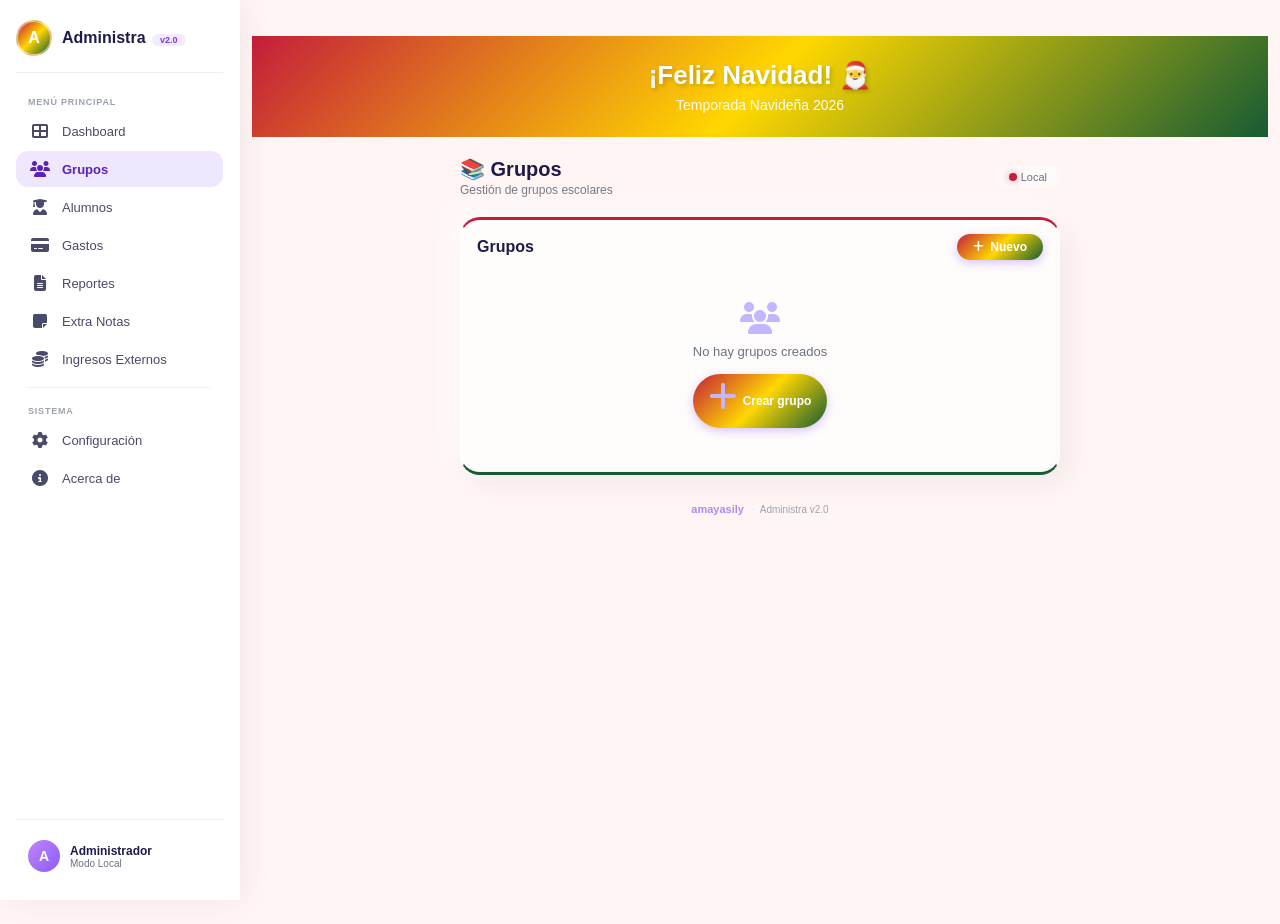
<file: grupos.html>
<!DOCTYPE html>
<html lang="es">
<head>
    <meta charset="UTF-8">
    <meta name="viewport" content="width=device-width, initial-scale=1.0, maximum-scale=1.0, user-scalable=no">
    <title>Administra - Grupos</title>
    <link rel="manifest" href="manifest.json">
    <link rel="icon" href="assets/icon.png" type="image/png">
    <link rel="stylesheet" href="https://cdnjs.cloudflare.com/ajax/libs/font-awesome/6.5.1/css/all.min.css">
    <link rel="stylesheet" href="css/styles.css">
    
    <!-- Script del sistema de temas festivos -->
    <script src="js/temas.js"></script>
    
    <style>
        * { margin: 0; padding: 0; box-sizing: border-box; }
        body {
            font-family: -apple-system, BlinkMacSystemFont, 'Segoe UI', Roboto, Arial, sans-serif;
            min-height: 100vh;
            background: linear-gradient(135deg, #fdf2f8 0%, #fce7f3 25%, #ede9fe 50%, #dbeafe 75%, #fce7f3 100%);
            background-attachment: fixed;
            display: flex;
        }
        .sidebar {
            position: fixed;
            top: 0;
            left: 0;
            width: 240px;
            height: 100vh;
            background: rgba(255, 255, 255, 0.92);
            backdrop-filter: blur(24px);
            -webkit-backdrop-filter: blur(24px);
            border-right: 1px solid rgba(255, 255, 255, 0.6);
            box-shadow: 4px 0 32px rgba(0, 0, 0, 0.06);
            padding: 20px 16px;
            display: flex;
            flex-direction: column;
            transition: transform 0.35s cubic-bezier(0.4, 0, 0.2, 1);
            z-index: 1000;
            overflow-y: auto;
        }
        @media (max-width: 768px) {
            .sidebar { transform: translateX(-100%); width: 280px; background: rgba(255,255,255,0.96); }
            .sidebar.open { transform: translateX(0); }
        }
        @media (min-width: 769px) { .sidebar { transform: translateX(0) !important; } }
        .sidebar .logo-area {
            display: flex;
            align-items: center;
            gap: 10px;
            padding-bottom: 16px;
            border-bottom: 1px solid rgba(0,0,0,0.06);
            margin-bottom: 16px;
        }
        .sidebar .logo-area .logo-icon {
            width: 36px;
            height: 36px;
            border-radius: 50%;
            background: linear-gradient(135deg, #c084fc, #7c3aed);
            display: flex;
            align-items: center;
            justify-content: center;
            color: white;
            font-weight: 700;
            font-size: 16px;
            border: 2px solid rgba(255,255,255,0.5);
            flex-shrink: 0;
        }
        .sidebar .logo-area h1 { font-size: 16px; color: #1e1b4b; font-weight: 700; }
        .sidebar .logo-area .version {
            font-size: 9px;
            color: #7c3aed;
            font-weight: 600;
            background: rgba(124,58,237,0.1);
            padding: 1px 8px;
            border-radius: 10px;
            margin-left: 2px;
        }
        .sidebar .btn-cerrar-menu {
            display: none;
            background: none;
            border: none;
            font-size: 20px;
            color: #6b7280;
            cursor: pointer;
            padding: 4px;
            margin-left: auto;
            transition: all 0.2s;
        }
        .sidebar .btn-cerrar-menu:hover { color: #1e1b4b; }
        @media (max-width: 768px) { .sidebar .btn-cerrar-menu { display: block; } }
        .sidebar .menu {
            flex: 1;
            display: flex;
            flex-direction: column;
            gap: 2px;
        }
        .sidebar .menu .menu-label {
            font-size: 9px;
            text-transform: uppercase;
            color: #9ca3af;
            font-weight: 700;
            letter-spacing: 0.8px;
            padding: 8px 12px 4px 12px;
        }
        .sidebar .menu .menu-item {
            display: flex;
            align-items: center;
            gap: 12px;
            padding: 10px 14px;
            border-radius: 12px;
            color: #4a4a6a;
            text-decoration: none;
            font-size: 13px;
            font-weight: 500;
            transition: all 0.2s ease;
            cursor: pointer;
            border: none;
            background: transparent;
            width: 100%;
            text-align: left;
        }
        .sidebar .menu .menu-item:hover { background: rgba(124,58,237,0.08); color: #5b21b6; }
        .sidebar .menu .menu-item.active { background: rgba(124,58,237,0.12); color: #5b21b6; font-weight: 600; }
        .sidebar .menu .menu-item i { width: 20px; font-size: 16px; text-align: center; flex-shrink: 0; }
        .sidebar .menu .divider { height: 1px; background: rgba(0,0,0,0.06); margin: 8px 12px; }
        .sidebar .user-area {
            padding-top: 12px;
            border-top: 1px solid rgba(0,0,0,0.06);
            margin-top: 4px;
        }
        .sidebar .user-area .user-info {
            display: flex;
            align-items: center;
            gap: 10px;
            padding: 8px 12px;
            border-radius: 12px;
            background: rgba(255,255,255,0.4);
        }
        .sidebar .user-area .user-info .avatar {
            width: 32px;
            height: 32px;
            border-radius: 50%;
            background: linear-gradient(135deg, #c084fc, #8b5cf6);
            display: flex;
            align-items: center;
            justify-content: center;
            color: white;
            font-weight: 700;
            font-size: 14px;
        }
        .sidebar .user-area .user-info .user-name { font-size: 12px; font-weight: 600; color: #1e1b4b; }
        .sidebar .user-area .user-info .user-email { font-size: 10px; color: #6b7280; }
        .sidebar-overlay {
            display: none;
            position: fixed;
            inset: 0;
            background: rgba(0,0,0,0.3);
            backdrop-filter: blur(4px);
            -webkit-backdrop-filter: blur(4px);
            z-index: 999;
            opacity: 0;
            transition: opacity 0.3s ease;
        }
        .sidebar-overlay.active { display: block; opacity: 1; }
        @media (min-width: 769px) { .sidebar-overlay { display: none !important; } }
        .main-content {
            margin-left: 0;
            padding: 16px;
            flex: 1;
            min-height: 100vh;
            width: 100%;
            transition: margin-left 0.3s ease;
        }
        @media (min-width: 769px) {
            .main-content { margin-left: 240px; padding: 24px; width: calc(100% - 240px); }
        }
        .container { max-width: 900px; margin: 0 auto; }
        .clay {
            background: rgba(255,255,255,0.7);
            backdrop-filter: blur(20px);
            -webkit-backdrop-filter: blur(20px);
            border: 1px solid rgba(255,255,255,0.6);
            box-shadow: 10px 10px 28px rgba(0,0,0,0.05), -10px -10px 28px rgba(255,255,255,0.6),
                        inset 2px 2px 4px rgba(255,255,255,0.8), inset -2px -2px 4px rgba(0,0,0,0.02);
        }
        .clay-sm { padding: 10px 12px; border-radius: 16px; }
        .clay-md { padding: 14px 16px; border-radius: 20px; }
        .dashboard-header {
            display: flex;
            justify-content: space-between;
            align-items: center;
            margin-bottom: 20px;
        }
        .dashboard-header .titulo {
            display: flex;
            align-items: center;
            gap: 10px;
        }
        .dashboard-header .titulo h2 { font-size: 20px; color: #1e1b4b; font-weight: 700; }
        .dashboard-header .titulo p { font-size: 12px; color: #6b7280; margin-top: 2px; }
        .hamburger {
            display: block;
            background: rgba(255,255,255,0.5);
            border: 1px solid rgba(255,255,255,0.3);
            font-size: 20px;
            color: #1e1b4b;
            cursor: pointer;
            padding: 6px 10px;
            border-radius: 10px;
            transition: all 0.2s;
            backdrop-filter: blur(4px);
        }
        .hamburger:hover { background: rgba(255,255,255,0.8); }
        @media (min-width: 769px) { .hamburger { display: none !important; } }
        .dashboard-header .header-right {
            display: flex;
            align-items: center;
            gap: 12px;
        }
        .connection {
            display: flex;
            align-items: center;
            gap: 4px;
            font-size: 11px;
            color: #6b7280;
            background: rgba(255,255,255,0.5);
            padding: 4px 12px;
            border-radius: 20px;
            border: 1px solid rgba(255,255,255,0.3);
        }
        .connection .dot {
            width: 8px;
            height: 8px;
            border-radius: 50%;
            display: inline-block;
        }
        .connection .dot.green {
            background: #34d399;
            box-shadow: 0 0 8px rgba(52,211,153,0.4);
            animation: pulse-dot 2s infinite;
        }
        @keyframes pulse-dot {
            0%, 100% { opacity: 1; }
            50% { opacity: 0.5; }
        }
        .top-bar {
            display: flex;
            justify-content: space-between;
            align-items: center;
            margin-bottom: 12px;
        }
        .top-bar h2 { font-size: 16px; color: #1e1b4b; font-weight: 700; }
        .btn-nuevo {
            border: none;
            border-radius: 30px;
            padding: 6px 16px;
            font-size: 12px;
            font-weight: 600;
            color: white;
            cursor: pointer;
            transition: all 0.2s;
            background: linear-gradient(135deg, #7c3aed, #6d28d9);
            box-shadow: 0 3px 10px rgba(124,58,237,0.3);
            display: flex;
            align-items: center;
            gap: 6px;
        }
        .btn-nuevo:hover { transform: scale(1.05); box-shadow: 0 4px 16px rgba(124,58,237,0.4); }
        .btn-nuevo i { font-size: 12px; }
        .grupo-item {
            padding: 14px 16px;
            margin-bottom: 12px;
            background: rgba(255,255,255,0.5);
            backdrop-filter: blur(8px);
            border-radius: 16px;
            border: 1px solid rgba(255,255,255,0.3);
            box-shadow: inset 2px 2px 4px rgba(255,255,255,0.6), inset -2px -2px 4px rgba(0,0,0,0.02);
            cursor: pointer;
            transition: all 0.25s ease;
        }
        .grupo-item:hover {
            background: rgba(255,255,255,0.85);
            transform: scale(1.01);
            border-color: rgba(167,139,250,0.3);
            box-shadow: 0 4px 16px rgba(0,0,0,0.06);
        }
        .grupo-item:active { transform: scale(0.98); }
        .grupo-item:last-child { margin-bottom: 0; }
        .grupo-item .header-grupo {
            display: flex;
            justify-content: space-between;
            align-items: flex-start;
            margin-bottom: 10px;
        }
        .grupo-item .header-grupo .info h3 {
            font-size: 15px;
            color: #1e1b4b;
            font-weight: 700;
        }
        .grupo-item .header-grupo .info p {
            font-size: 12px;
            color: #6b7280;
            margin-top: 2px;
        }
        .grupo-item .header-grupo .info .telefono {
            font-size: 11px;
            color: #2563eb;
            margin-top: 2px;
        }
        .grupo-item .header-grupo .info .alumnos-count {
            font-size: 11px;
            color: #6b7280;
            margin-top: 2px;
        }
        .grupo-item .header-grupo .acciones {
            display: flex;
            gap: 4px;
        }
        .grupo-stats {
            display: grid;
            grid-template-columns: 1fr 1fr 1fr;
            gap: 6px;
            margin-top: 8px;
            padding-top: 10px;
            border-top: 1px solid rgba(0,0,0,0.06);
        }
        .grupo-stats .stat-item {
            text-align: center;
            padding: 6px 4px;
            border-radius: 10px;
            background: rgba(255,255,255,0.3);
        }
        .grupo-stats .stat-item .numero {
            font-size: 14px;
            font-weight: 700;
            line-height: 1.2;
        }
        .grupo-stats .stat-item .etiqueta {
            font-size: 9px;
            color: #6b7280;
            margin-top: 2px;
            text-transform: uppercase;
            letter-spacing: 0.3px;
        }
        .grupo-stats .stat-item .recaudado-color { color: #059669; }
        .grupo-stats .stat-item .disponible-color { color: #7c3aed; }
        .grupo-stats .stat-item .gastos-color { color: #dc2626; }
        .btn-sm {
            border: none;
            border-radius: 30px;
            padding: 4px 10px;
            font-size: 10px;
            font-weight: 600;
            color: white;
            cursor: pointer;
            transition: all 0.2s;
            display: inline-flex;
            align-items: center;
            justify-content: center;
            gap: 3px;
            box-shadow: 0 2px 6px rgba(0,0,0,0.1);
        }
        .btn-sm i { font-size: 11px; }
        .btn-sm:hover { transform: scale(1.08); }
        .btn-editar { background: linear-gradient(135deg, #f59e0b, #d97706); }
        .btn-eliminar { background: linear-gradient(135deg, #ef4444, #dc2626); }
        .modal-overlay {
            position: fixed;
            inset: 0;
            background: rgba(0,0,0,0.3);
            backdrop-filter: blur(6px);
            -webkit-backdrop-filter: blur(6px);
            display: flex;
            align-items: center;
            justify-content: center;
            z-index: 2000;
            padding: 16px;
            animation: modalFadeIn 0.25s ease;
        }
        @keyframes modalFadeIn {
            from { opacity: 0; transform: scale(0.92); }
            to { opacity: 1; transform: scale(1); }
        }
        .modal-content {
            background: rgba(255,255,255,0.95);
            backdrop-filter: blur(20px);
            -webkit-backdrop-filter: blur(20px);
            border-radius: 20px;
            padding: 24px 20px 20px;
            max-width: 360px;
            width: 100%;
            border: 1px solid rgba(255,255,255,0.5);
            box-shadow: 0 16px 48px rgba(0,0,0,0.1);
        }
        .modal-icono {
            width: 44px;
            height: 44px;
            border-radius: 50%;
            background: linear-gradient(135deg, #c084fc, #7c3aed);
            display: flex;
            align-items: center;
            justify-content: center;
            margin: 0 auto 10px;
            box-shadow: 0 4px 16px rgba(124,58,237,0.2);
        }
        .modal-icono i { font-size: 20px; color: white; }
        .modal-titulo { text-align: center; font-size: 20px; font-weight: 700; color: #1e1b4b; margin-bottom: 2px; }
        .modal-subtitulo { text-align: center; font-size: 12px; color: #6b7280; margin-bottom: 16px; }
        .modal-grupo { margin-bottom: 12px; }
        .modal-grupo label { display: block; font-size: 12px; font-weight: 600; color: #4a4a6a; margin-bottom: 3px; }
        .modal-grupo label .obligatorio { color: #ef4444; }
        .modal-grupo input {
            width: 100%;
            padding: 10px 14px;
            background: rgba(255,255,255,0.7);
            backdrop-filter: blur(8px);
            border: 1px solid rgba(255,255,255,0.4);
            border-radius: 20px;
            font-size: 14px;
            color: #1a1a2e;
            outline: none;
            box-shadow: inset 3px 3px 10px rgba(0,0,0,0.02), inset -3px -3px 10px rgba(255,255,255,0.4);
            transition: all 0.25s ease;
            box-sizing: border-box;
        }
        .modal-grupo input:focus {
            border-color: #a78bfa;
            background: rgba(255,255,255,0.9);
            box-shadow: 0 0 0 3px rgba(167,139,250,0.1), inset 3px 3px 10px rgba(0,0,0,0.02);
        }
        .modal-grupo input::placeholder { color: #a0a0b8; font-size: 13px; }
        .modal-acciones {
            display: flex;
            gap: 8px;
            margin-top: 16px;
        }
        .modal-acciones .btn {
            flex: 1;
            padding: 10px 12px;
            border: none;
            border-radius: 24px;
            font-size: 14px;
            font-weight: 600;
            cursor: pointer;
            transition: all 0.25s ease;
            display: flex;
            align-items: center;
            justify-content: center;
            gap: 6px;
        }
        .modal-acciones .btn i { font-size: 14px; }
        .modal-acciones .btn-guardar {
            background: linear-gradient(135deg, #7c3aed, #6d28d9);
            color: white;
            box-shadow: 0 3px 12px rgba(124,58,237,0.2);
        }
        .modal-acciones .btn-guardar:hover { transform: scale(1.02); box-shadow: 0 4px 16px rgba(124,58,237,0.3); }
        .modal-acciones .btn-cancelar {
            background: rgba(255,255,255,0.7);
            color: #4a4a6a;
            box-shadow: 0 2px 6px rgba(0,0,0,0.03);
            border: 1px solid rgba(255,255,255,0.3);
        }
        .modal-acciones .btn-cancelar:hover { background: rgba(255,255,255,0.9); transform: scale(1.02); }
        .modal-acciones .btn-editar-modal {
            background: linear-gradient(135deg, #f59e0b, #d97706);
            color: white;
            box-shadow: 0 3px 12px rgba(245,158,11,0.2);
        }
        .modal-acciones .btn-editar-modal:hover { transform: scale(1.02); box-shadow: 0 4px 16px rgba(245,158,11,0.3); }
        .empty-message {
            text-align: center;
            padding: 30px 16px;
            color: #6b7280;
            font-size: 13px;
        }
        .empty-message i { font-size: 32px; color: #c4b5fd; display: block; margin: 0 auto 10px; }
        .footer {
            text-align: center;
            font-size: 10px;
            color: #9ca3af;
            margin-top: 20px;
            padding: 8px 0;
        }
        .footer .brand { color: #a78bfa; font-weight: 600; font-size: 11px; }
        @media (max-width: 380px) {
            .main-content { padding: 10px; }
            .top-bar h2 { font-size: 14px; }
            .btn-nuevo { font-size: 11px; padding: 5px 12px; }
            .grupo-item { padding: 10px 12px; }
            .grupo-item .header-grupo .info h3 { font-size: 14px; }
            .grupo-stats .stat-item .numero { font-size: 13px; }
            .modal-content { padding: 18px 14px 14px; }
            .modal-titulo { font-size: 18px; }
            .modal-acciones .btn { font-size: 13px; padding: 8px 10px; }
        }
        @media (min-width: 600px) {
            .main-content { padding: 24px; }
            .container { max-width: 600px; }
        }
    </style>
</head>
<body>

    <div class="sidebar-overlay" id="sidebarOverlay" onclick="cerrarSidebar()"></div>

    <nav class="sidebar" id="sidebar">
        <div class="logo-area">
            <div class="logo-icon">A</div>
            <div>
                <h1>Administra <span class="version">v2.0</span></h1>
            </div>
            <button class="btn-cerrar-menu" onclick="cerrarSidebar()">
                <i class="fas fa-times"></i>
            </button>
        </div>

        <div class="menu">
            <div class="menu-label">Menú principal</div>

            <button class="menu-item" onclick="cerrarSidebar(); location.href='dashboard.html'">
                <i class="fas fa-th-large"></i>
                Dashboard
            </button>

            <button class="menu-item active" onclick="cerrarSidebar(); location.href='grupos.html'">
                <i class="fas fa-users"></i>
                Grupos
            </button>

            <button class="menu-item" onclick="cerrarSidebar(); location.href='alumnos.html'">
                <i class="fas fa-user-graduate"></i>
                Alumnos
            </button>

            <button class="menu-item" onclick="cerrarSidebar(); location.href='gastos.html'">
                <i class="fas fa-credit-card"></i>
                Gastos
            </button>

            <button class="menu-item" onclick="cerrarSidebar(); location.href='reportes.html'">
                <i class="fas fa-file-alt"></i>
                Reportes
            </button>

            <button class="menu-item" onclick="cerrarSidebar(); location.href='extra-notas.html'">
                <i class="fas fa-sticky-note"></i>
                Extra Notas
            </button>

            <button class="menu-item" onclick="cerrarSidebar(); location.href='ingresos-externos.html'">
                <i class="fas fa-coins"></i>
                Ingresos Externos
            </button>

            <div class="divider"></div>

            <div class="menu-label">Sistema</div>

            <button class="menu-item" onclick="cerrarSidebar(); location.href='configuracion.html'">
                <i class="fas fa-cog"></i>
                Configuración
            </button>

            <button class="menu-item" onclick="cerrarSidebar(); location.href='acerca.html'">
                <i class="fas fa-info-circle"></i>
                Acerca de
            </button>
        </div>

        <div class="user-area">
            <div class="user-info">
                <div class="avatar">A</div>
                <div>
                    <div class="user-name">Administrador</div>
                    <div class="user-email">Modo Local</div>
                </div>
            </div>
        </div>
    </nav>

    <div class="main-content">
        <div class="container">
            <div class="dashboard-header">
                <div class="titulo">
                    <button class="hamburger" onclick="abrirSidebar()">
                        <i class="fas fa-bars"></i>
                    </button>
                    <div>
                        <h2>📚 Grupos</h2>
                        <p>Gestión de grupos escolares</p>
                    </div>
                </div>
                <div class="header-right">
                    <div class="connection">
                        <span class="dot green"></span>
                        <span>Local</span>
                    </div>
                </div>
            </div>

            <div class="clay clay-md">
                <div class="top-bar">
                    <h2>Grupos</h2>
                    <button class="btn-nuevo" onclick="mostrarModalCrear()">
                        <i class="fas fa-plus"></i>
                        Nuevo
                    </button>
                </div>

                <div id="gruposList"></div>
            </div>

            <div class="footer">
                <span class="brand">amayasily</span>
                <span style="color:#d1d5db;margin:0 4px;">·</span>
                <span style="color:#9ca3af;">Administra v2.0</span>
            </div>
        </div>
    </div>

    <script src="js/storage.js"></script>
    <script>
        function abrirSidebar() {
            document.getElementById('sidebar').classList.add('open');
            document.getElementById('sidebarOverlay').classList.add('active');
        }

        function cerrarSidebar() {
            document.getElementById('sidebar').classList.remove('open');
            document.getElementById('sidebarOverlay').classList.remove('active');
        }

        document.addEventListener('click', function(e) {
            var sidebar = document.getElementById('sidebar');
            var overlay = document.getElementById('sidebarOverlay');
            if (window.innerWidth <= 768) {
                if (!sidebar.contains(e.target) && e.target !== overlay && !e.target.closest('.hamburger')) {
                    cerrarSidebar();
                }
            }
        });

        window.addEventListener('resize', function() {
            if (window.innerWidth > 768) {
                cerrarSidebar();
            }
        });

        function logout() {
            if (confirm('¿Cerrar sesión?')) {
                localStorage.removeItem('user_session');
                window.location.href = 'login.html';
            }
        }

        function renderizarGrupos() {
            var container = document.getElementById('gruposList');
            var grupos = getGrupos();
            var alumnos = getAlumnos();
            var gastos = getGastos();

            if (grupos.length === 0) {
                container.innerHTML = `
                    <div class="empty-message">
                        <i class="fas fa-users"></i>
                        No hay grupos creados
                        <br><br>
                        <button class="btn-nuevo" onclick="mostrarModalCrear()" style="margin:0 auto;">
                            <i class="fas fa-plus"></i>
                            Crear grupo
                        </button>
                    </div>
                `;
                return;
            }

            var html = '';
            grupos.forEach(function(grupo) {
                var alumnosGrupo = alumnos.filter(function(a) { return a.grupoId === grupo.id; });
                var totalAlumnos = alumnosGrupo.length;
                var recaudado = alumnosGrupo.reduce(function(sum, a) { return sum + (a.pagado || 0); }, 0);
                var disponible = alumnosGrupo.reduce(function(sum, a) { return sum + (a.disponible || 0); }, 0);
                var gastosGrupo = gastos.filter(function(g) { return g.grupoId === grupo.id; });
                var totalGastos = gastosGrupo.reduce(function(sum, g) { return sum + (g.monto || 0); }, 0);

                html += `
                    <div class="grupo-item" onclick="seleccionarGrupo(${grupo.id})">
                        <div class="header-grupo">
                            <div class="info">
                                <h3>${grupo.nombre}</h3>
                                <p>👨‍🏫 ${grupo.profesor}</p>
                                ${grupo.telefono ? '<div class="telefono"><i class="fas fa-phone"></i> ' + grupo.telefono + '</div>' : ''}
                                <div class="alumnos-count">👨‍🎓 ${totalAlumnos} alumnos</div>
                            </div>
                            <div class="acciones">
                                <button class="btn-sm btn-editar" onclick="event.stopPropagation();mostrarModalEditar(${grupo.id})">
                                    <i class="fas fa-pencil-alt"></i>
                                </button>
                                <button class="btn-sm btn-eliminar" onclick="event.stopPropagation();eliminarGrupo(${grupo.id})">
                                    <i class="fas fa-trash-alt"></i>
                                </button>
                            </div>
                        </div>

                        <div class="grupo-stats">
                            <div class="stat-item">
                                <div class="numero recaudado-color">$${recaudado.toLocaleString()}</div>
                                <div class="etiqueta">Recaudado</div>
                            </div>
                            <div class="stat-item">
                                <div class="numero disponible-color">$${disponible.toLocaleString()}</div>
                                <div class="etiqueta">Disponible</div>
                            </div>
                            <div class="stat-item">
                                <div class="numero gastos-color">$${totalGastos.toLocaleString()}</div>
                                <div class="etiqueta">Gastos</div>
                            </div>
                        </div>
                    </div>
                `;
            });

            container.innerHTML = html;
        }

        function seleccionarGrupo(id) {
            window.location.href = 'alumnos.html?grupo=' + id;
        }

        function mostrarModalCrear() {
            var overlay = document.createElement('div');
            overlay.className = 'modal-overlay';
            overlay.id = 'modalOverlay';
            overlay.innerHTML = `
                <div class="modal-content">
                    <div class="modal-icono">
                        <i class="fas fa-users"></i>
                    </div>
                    <div class="modal-titulo">Nuevo Grupo</div>
                    <div class="modal-subtitulo">Ingresa los datos del grupo</div>
                    <form id="formGrupoModal">
                        <div class="modal-grupo">
                            <label>Nombre del grupo <span class="obligatorio">*</span></label>
                            <input type="text" id="nombreGrupoInput" placeholder="Ej: Grupo 1A" required autofocus>
                        </div>
                        <div class="modal-grupo">
                            <label>Maestro asignado</label>
                            <input type="text" id="profesorGrupoInput" placeholder="Ej: Prof. Martínez">
                        </div>
                        <div class="modal-grupo">
                            <label>Teléfono del maestro</label>
                            <input type="text" id="telefonoGrupoInput" placeholder="Ej: 555-1234">
                        </div>
                        <div class="modal-acciones">
                            <button type="submit" class="btn btn-guardar">
                                <i class="fas fa-check"></i>
                                Crear Grupo
                            </button>
                            <button type="button" class="btn btn-cancelar" onclick="cerrarModal()">
                                <i class="fas fa-times"></i>
                                Cancelar
                            </button>
                        </div>
                    </form>
                </div>
            `;
            document.body.appendChild(overlay);

            setTimeout(function() {
                var input = document.getElementById('nombreGrupoInput');
                if (input) input.focus();
            }, 100);

            document.getElementById('formGrupoModal').addEventListener('submit', function(e) {
                e.preventDefault();
                var nombre = document.getElementById('nombreGrupoInput').value.trim();
                var profesor = document.getElementById('profesorGrupoInput').value.trim() || 'Sin maestro asignado';
                var telefono = document.getElementById('telefonoGrupoInput').value.trim() || '';

                if (!nombre) {
                    alert('⚠️ El nombre del grupo es obligatorio');
                    return;
                }

                var result = crearGrupo(nombre, profesor, telefono);
                if (result.success) {
                    renderizarGrupos();
                    cerrarModal();
                    alert('✅ Grupo "' + nombre + '" creado');
                } else {
                    alert('❌ Error al crear grupo: ' + result.error);
                }
            });
        }

        function mostrarModalEditar(id) {
            var grupos = getGrupos();
            var grupo = grupos.find(function(g) { return g.id === id; });
            if (!grupo) return;

            var overlay = document.createElement('div');
            overlay.className = 'modal-overlay';
            overlay.id = 'modalOverlay';
            overlay.innerHTML = `
                <div class="modal-content">
                    <div class="modal-icono" style="background:linear-gradient(135deg,#f59e0b,#d97706);">
                        <i class="fas fa-pencil-alt"></i>
                    </div>
                    <div class="modal-titulo">Editar Grupo</div>
                    <div class="modal-subtitulo">Actualiza los datos</div>
                    <form id="formGrupoModal">
                        <div class="modal-grupo">
                            <label>Nombre del grupo <span class="obligatorio">*</span></label>
                            <input type="text" id="nombreGrupoInput" value="${grupo.nombre}" required autofocus>
                        </div>
                        <div class="modal-grupo">
                            <label>Maestro asignado</label>
                            <input type="text" id="profesorGrupoInput" value="${grupo.profesor}">
                        </div>
                        <div class="modal-grupo">
                            <label>Teléfono del maestro</label>
                            <input type="text" id="telefonoGrupoInput" value="${grupo.telefono || ''}" placeholder="Ej: 555-1234">
                        </div>
                        <div class="modal-acciones">
                            <button type="submit" class="btn btn-editar-modal">
                                <i class="fas fa-check"></i>
                                Actualizar
                            </button>
                            <button type="button" class="btn btn-cancelar" onclick="cerrarModal()">
                                <i class="fas fa-times"></i>
                                Cancelar
                            </button>
                        </div>
                    </form>
                </div>
            `;
            document.body.appendChild(overlay);

            setTimeout(function() {
                var input = document.getElementById('nombreGrupoInput');
                if (input) input.focus();
            }, 100);

            document.getElementById('formGrupoModal').addEventListener('submit', function(e) {
                e.preventDefault();
                var nombre = document.getElementById('nombreGrupoInput').value.trim();
                var profesor = document.getElementById('profesorGrupoInput').value.trim() || 'Sin maestro asignado';
                var telefono = document.getElementById('telefonoGrupoInput').value.trim() || '';

                if (!nombre) {
                    alert('⚠️ El nombre del grupo es obligatorio');
                    return;
                }

                var result = actualizarGrupo(id, nombre, profesor, telefono);
                if (result.success) {
                    renderizarGrupos();
                    cerrarModal();
                    alert('✅ Grupo "' + nombre + '" actualizado');
                } else {
                    alert('❌ Error al actualizar grupo: ' + result.error);
                }
            });
        }

        function eliminarGrupo(id) {
            var grupos = getGrupos();
            var grupo = grupos.find(function(g) { return g.id === id; });
            if (!grupo) return;

            if (confirm('⚠️ ¿Eliminar "' + grupo.nombre + '"? Se eliminarán todos los alumnos.')) {
                var result = eliminarGrupo(id);
                if (result.success) {
                    renderizarGrupos();
                    alert('✅ Grupo eliminado');
                } else {
                    alert('❌ Error al eliminar grupo: ' + result.error);
                }
            }
        }

        function cerrarModal() {
            var modal = document.getElementById('modalOverlay');
            if (modal) modal.remove();
        }

        document.addEventListener('click', function(e) {
            var modal = document.getElementById('modalOverlay');
            if (modal && e.target === modal) {
                cerrarModal();
            }
        });

        document.addEventListener('DOMContentLoaded', function() {
            renderizarGrupos();
        });

        if (document.readyState === 'complete' || document.readyState === 'interactive') {
            renderizarGrupos();
        }

        window.abrirSidebar = abrirSidebar;
        window.cerrarSidebar = cerrarSidebar;
        window.logout = logout;
        window.mostrarModalCrear = mostrarModalCrear;
        window.mostrarModalEditar = mostrarModalEditar;
        window.eliminarGrupo = eliminarGrupo;
        window.cerrarModal = cerrarModal;

        if ('serviceWorker' in navigator) {
            window.addEventListener('load', function() {
                navigator.serviceWorker.register('/sw.js')
                    .then(function(registration) {
                        console.log('[Service Worker] Registrado correctamente');
                    })
                    .catch(function(error) {
                        console.log('[Service Worker] Error al registrar:', error);
                    });
            });
        }
    </script>
</body>
</html>
</file>
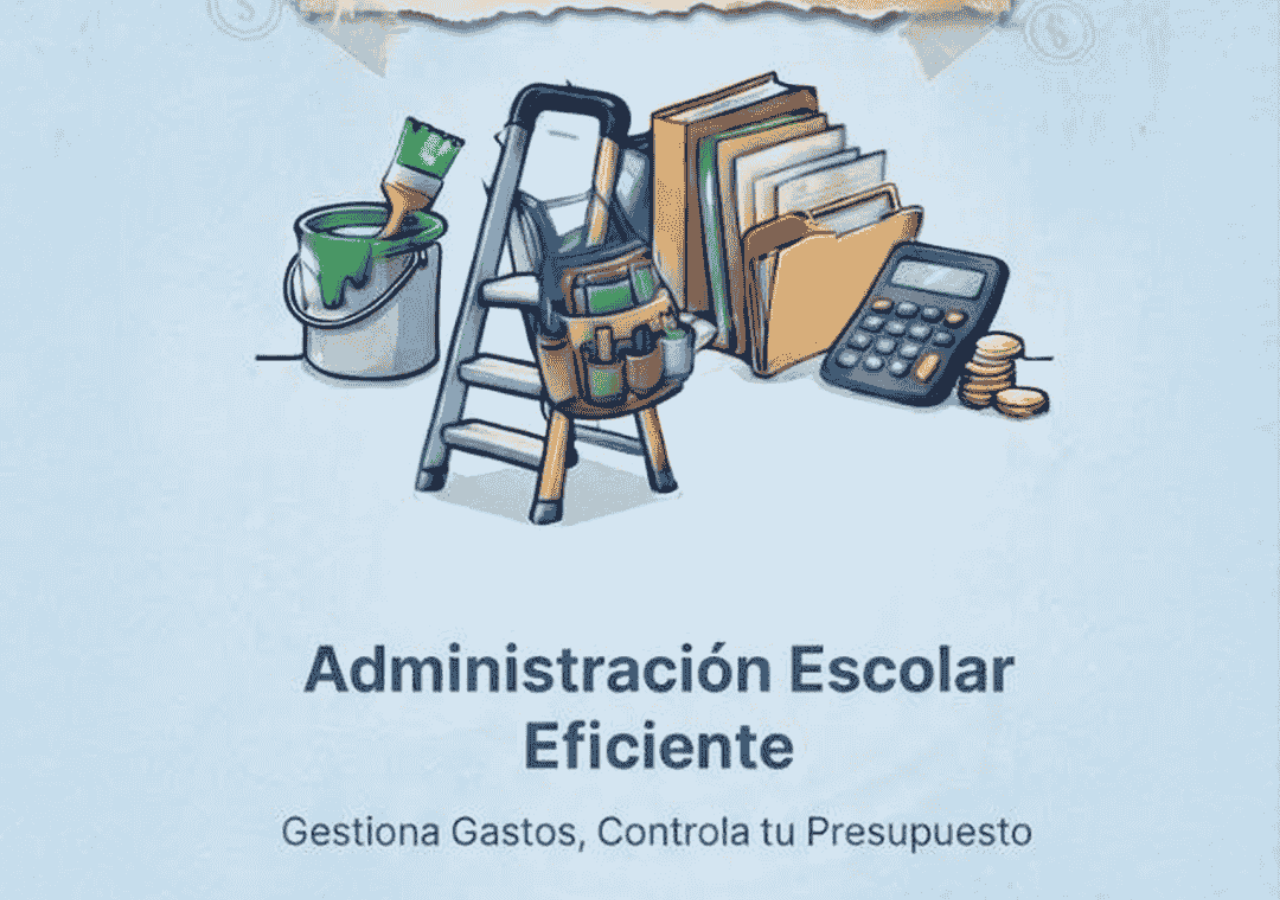
<file: splash.html>
<!DOCTYPE html>
<html lang="es">
<head>
    <meta charset="UTF-8">
    <meta name="viewport" content="width=device-width, initial-scale=1.0, maximum-scale=1.0, user-scalable=no">
    <title>Administra</title>
    <link rel="manifest" href="manifest.json">
    <link rel="icon" href="assets/icon.png" type="image/png">
    <style>
        * { margin: 0; padding: 0; box-sizing: border-box; }

        body {
            width: 100vw;
            height: 100vh;
            overflow: hidden;
            background: #ffffff;
            display: flex;
            align-items: center;
            justify-content: center;
        }

        .splash-img {
            width: 100%;
            height: 100%;
            object-fit: cover;
            display: block;
        }
    </style>
</head>
<body>
    <img src="assets/logo.png" alt="Administra" class="splash-img">

    <script>
        setTimeout(function() {
            window.location.href = 'dashboard.html';
        }, 1500);

        if ('serviceWorker' in navigator) {
            window.addEventListener('load', function() {
                navigator.serviceWorker.register('/sw.js')
                    .then(function(registration) {
                        console.log('[Service Worker] Registrado correctamente');
                    })
                    .catch(function(error) {
                        console.log('[Service Worker] Error al registrar:', error);
                    });
            });
        }
    </script>
</body>
</html>
</file>
<file: css/styles.css>
/* ============================================
   ADMINISTRA - ESTILOS COMPLETOS
   ============================================ */

* {
    margin: 0;
    padding: 0;
    box-sizing: border-box;
}

body {
    font-family: -apple-system, BlinkMacSystemFont, 'Segoe UI', Roboto, Arial, sans-serif;
    min-height: 100vh;
    background: #f5f0ff;
    padding: 12px;
}

#app {
    max-width: 800px;
    margin: 0 auto;
}

/* ============================================
   CLAYMORPHISM
   ============================================ */

.clay {
    background: rgba(255, 255, 255, 0.75);
    backdrop-filter: blur(16px);
    -webkit-backdrop-filter: blur(16px);
    border-radius: 28px;
    padding: 18px 20px;
    border: 1px solid rgba(255, 255, 255, 0.5);
    box-shadow: 
        10px 10px 28px rgba(0, 0, 0, 0.05),
        -10px -10px 28px rgba(255, 255, 255, 0.6);
}

.clay-sm {
    padding: 10px 14px;
    border-radius: 18px;
}

/* ============================================
   HEADER
   ============================================ */

.app-header {
    display: flex;
    align-items: center;
    justify-content: space-between;
    margin-bottom: 16px;
    position: sticky;
    top: 8px;
    z-index: 50;
}

.app-header .logo {
    display: flex;
    align-items: center;
    gap: 10px;
}

.app-header .logo-img {
    width: 36px;
    height: 36px;
    border-radius: 50%;
    background: linear-gradient(135deg, #c084fc, #8b5cf6);
    display: flex;
    align-items: center;
    justify-content: center;
    color: white;
    font-weight: bold;
    font-size: 16px;
}

.app-header h1 {
    font-size: 18px;
    font-weight: 700;
    color: #1e1b4b;
}

.app-header .header-right {
    display: flex;
    align-items: center;
    gap: 10px;
}

/* ============================================
   CONEXIÓN
   ============================================ */

.connection {
    display: flex;
    align-items: center;
    gap: 5px;
    font-size: 11px;
    color: #6b7280;
}

.connection .dot {
    width: 8px;
    height: 8px;
    border-radius: 50%;
    display: inline-block;
}

.connection .dot.online {
    background: #34d399;
}

.connection .dot.offline {
    background: #fb923c;
    animation: pulse 1.5s infinite;
}

.connection .dot.syncing {
    background: #fbbf24;
    animation: pulse 1s infinite;
}

@keyframes pulse {
    0%, 100% { opacity: 1; transform: scale(1); }
    50% { opacity: 0.4; transform: scale(0.8); }
}

/* ============================================
   BOTONES
   ============================================ */

.btn {
    background: rgba(255, 255, 255, 0.7);
    border: 1px solid rgba(255, 255, 255, 0.4);
    border-radius: 40px;
    padding: 8px 18px;
    font-size: 13px;
    font-weight: 600;
    color: #4a4a6a;
    cursor: pointer;
    box-shadow: 4px 4px 12px rgba(0,0,0,0.04), -4px -4px 12px rgba(255,255,255,0.5);
    transition: all 0.2s;
    display: inline-flex;
    align-items: center;
    gap: 6px;
}

.btn:hover {
    transform: scale(1.03);
    background: rgba(255, 255, 255, 0.9);
}

.btn:active {
    transform: scale(0.97);
}

.btn-sm {
    padding: 5px 12px;
    font-size: 11px;
}

.btn-icon {
    width: 36px;
    height: 36px;
    padding: 0;
    display: flex;
    align-items: center;
    justify-content: center;
    border-radius: 50%;
}

.btn-primary {
    background: rgba(196, 181, 253, 0.4);
    color: #5b21b6;
}

.btn-primary:hover {
    background: rgba(196, 181, 253, 0.6);
}

.btn-danger {
    background: rgba(251, 146, 146, 0.3);
    color: #991b1b;
}

.btn-danger:hover {
    background: rgba(251, 146, 146, 0.5);
}

.btn-success {
    background: rgba(110, 231, 183, 0.3);
    color: #065f46;
}

.btn-success:hover {
    background: rgba(110, 231, 183, 0.5);
}

/* ============================================
   MENÚ DESPLEGABLE
   ============================================ */

.dropdown {
    position: absolute;
    right: 0;
    top: calc(100% + 8px);
    min-width: 170px;
    display: none;
    z-index: 100;
    padding: 6px 0;
}

.dropdown.show {
    display: block;
}

.dropdown .btn {
    border-radius: 12px;
    justify-content: flex-start;
    width: 100%;
    background: transparent;
    box-shadow: none;
    padding: 8px 14px;
    font-size: 13px;
}

.dropdown .btn:hover {
    background: rgba(255, 255, 255, 0.5);
}

.dropdown .divider {
    border: none;
    border-top: 1px solid rgba(0,0,0,0.06);
    margin: 4px 8px;
}

.dropdown .btn-logout {
    color: #ef4444;
}

.dropdown .btn-logout:hover {
    background: rgba(239, 68, 68, 0.08);
}

/* ============================================
   INPUTS
   ============================================ */

.input {
    background: rgba(255, 255, 255, 0.6);
    border: 1px solid rgba(255, 255, 255, 0.4);
    border-radius: 24px;
    padding: 10px 18px;
    width: 100%;
    font-size: 14px;
    color: #1a1a2e;
    outline: none;
    box-shadow: inset 3px 3px 10px rgba(0,0,0,0.03), inset -3px -3px 10px rgba(255,255,255,0.4);
    transition: all 0.2s;
}

.input:focus {
    border-color: #a78bfa;
    background: rgba(255, 255, 255, 0.85);
    box-shadow: 0 0 0 4px rgba(167,139,250,0.1), inset 3px 3px 10px rgba(0,0,0,0.03);
}

.input::placeholder {
    color: #a0a0b8;
}

select.input {
    appearance: none;
    -webkit-appearance: none;
    background-image: url("data:image/svg+xml,%3Csvg xmlns='http://www.w3.org/2000/svg' width='12' height='12' viewBox='0 0 12 12'%3E%3Cpath fill='%236b6b8a' d='M6 9L1 4h10z'/%3E%3C/svg%3E");
    background-repeat: no-repeat;
    background-position: right 14px center;
    padding-right: 36px;
    cursor: pointer;
}

/* ============================================
   ESTADÍSTICAS
   ============================================ */

.stats {
    display: grid;
    grid-template-columns: 1fr 1fr;
    gap: 10px;
    margin-bottom: 14px;
}

.stat {
    text-align: center;
    padding: 14px 8px;
}

.stat .number {
    font-size: 26px;
    font-weight: 800;
    line-height: 1.2;
}

.stat .label {
    font-size: 11px;
    color: #6b7280;
    margin-top: 2px;
}

.stat-purple .number { color: #7c3aed; }
.stat-pink .number { color: #db2777; }
.stat-blue .number { color: #2563eb; }
.stat-red .number { color: #dc2626; }
.stat-green .number { color: #059669; }

.balance {
    text-align: center;
    padding: 16px;
    margin-bottom: 16px;
}

.balance .number {
    font-size: 30px;
    font-weight: 800;
    color: #059669;
}

.balance .label {
    font-size: 13px;
    color: #6b7280;
}

/* ============================================
   NAVEGACIÓN
   ============================================ */

.nav {
    display: flex;
    gap: 6px;
    justify-content: center;
    flex-wrap: wrap;
    margin-top: 14px;
}

.nav .btn {
    font-size: 12px;
    padding: 6px 14px;
}

/* ============================================
   GRUPOS
   ============================================ */

.group-list {
    display: flex;
    flex-direction: column;
    gap: 10px;
}

.group-item {
    display: flex;
    justify-content: space-between;
    align-items: flex-start;
    padding: 12px 16px;
}

.group-item .info h3 {
    font-size: 15px;
    font-weight: 600;
    color: #1e1b4b;
}

.group-item .info p {
    font-size: 12px;
    color: #6b7280;
}

.group-item .info .pending {
    font-size: 11px;
    color: #d97706;
}

.group-item .actions {
    display: flex;
    gap: 4px;
}

/* ============================================
   MODAL
   ============================================ */

.modal-overlay {
    position: fixed;
    inset: 0;
    background: rgba(0, 0, 0, 0.2);
    backdrop-filter: blur(4px);
    -webkit-backdrop-filter: blur(4px);
    display: flex;
    align-items: center;
    justify-content: center;
    z-index: 200;
    padding: 16px;
}

.modal {
    max-width: 420px;
    width: 100%;
}

.modal h3 {
    font-size: 18px;
    font-weight: 700;
    color: #1e1b4b;
    margin-bottom: 16px;
}

.modal .form-group {
    margin-bottom: 12px;
}

.modal .form-group label {
    display: block;
    font-size: 13px;
    color: #4a4a6a;
    margin-bottom: 4px;
}

.modal .form-actions {
    display: flex;
    gap: 8px;
    margin-top: 16px;
}

.modal .form-actions .btn {
    flex: 1;
    justify-content: center;
}

/* ============================================
   SPLASH
   ============================================ */

.splash {
    min-height: 100vh;
    display: flex;
    align-items: center;
    justify-content: center;
    padding: 20px;
}

.splash .logo-img {
    width: 80px;
    height: 80px;
    border-radius: 50%;
    background: linear-gradient(135deg, #c084fc, #8b5cf6);
    display: flex;
    align-items: center;
    justify-content: center;
    color: white;
    font-size: 36px;
    font-weight: bold;
    margin: 0 auto 16px;
    box-shadow: 0 8px 32px rgba(139, 92, 246, 0.3);
}

.splash h1 {
    font-size: 32px;
    font-weight: 800;
    color: #1e1b4b;
    text-align: center;
}

.splash p {
    color: #6b7280;
    text-align: center;
    font-size: 14px;
    margin-top: 4px;
}

.splash .spinner {
    width: 40px;
    height: 40px;
    margin: 20px auto 0;
    border: 4px solid rgba(196, 181, 253, 0.2);
    border-top-color: #8b5cf6;
    border-radius: 50%;
    animation: spin 1s linear infinite;
}

@keyframes spin {
    to { transform: rotate(360deg); }
}

/* ============================================
   OFFLINE PAGE
   ============================================ */

.offline-icon {
    font-size: 48px;
    text-align: center;
    display: block;
    margin-bottom: 12px;
}

/* ============================================
   UTILIDADES
   ============================================ */

.text-center { text-align: center; }
.mt-2 { margin-top: 8px; }
.mt-4 { margin-top: 16px; }
.mb-2 { margin-bottom: 8px; }
.mb-4 { margin-bottom: 16px; }
.gap-2 { gap: 8px; }
.flex { display: flex; }
.flex-1 { flex: 1; }
.flex-wrap { flex-wrap: wrap; }
.items-center { align-items: center; }
.justify-between { justify-content: space-between; }
.justify-center { justify-content: center; }
.w-full { width: 100%; }

/* Badges */
.badge {
    display: inline-block;
    padding: 2px 10px;
    border-radius: 20px;
    font-size: 10px;
    font-weight: 600;
}

.badge-success {
    background: rgba(110, 231, 183, 0.2);
    color: #065f46;
}

.badge-warning {
    background: rgba(252, 211, 77, 0.2);
    color: #92400e;
}

.badge-danger {
    background: rgba(251, 146, 146, 0.2);
    color: #991b1b;
}

/* Estados de alumnos */
.status-paid {
    border: 2px solid #6ee7b7;
    background: rgba(110, 231, 183, 0.06);
}

.status-pending {
    border: 2px solid #fca5a5;
    background: rgba(254, 202, 202, 0.06);
}

.status-partial {
    border: 2px solid #fcd34d;
    background: rgba(252, 211, 77, 0.06);
}

/* ============================================
   RESPONSIVE
   ============================================ */

@media (min-width: 600px) {
    .stats {
        grid-template-columns: repeat(4, 1fr);
    }
}

@media (max-width: 480px) {
    body {
        padding: 8px;
    }
    
    .clay {
        padding: 12px 14px;
        border-radius: 20px;
    }
    
    .app-header h1 {
        font-size: 15px;
    }
    
    .app-header .logo-img {
        width: 30px;
        height: 30px;
        font-size: 13px;
    }
    
    .stat .number {
        font-size: 20px;
    }
    
    .balance .number {
        font-size: 24px;
    }
    
    .btn {
        font-size: 11px;
        padding: 6px 12px;
    }
    
    .btn-icon {
        width: 32px;
        height: 32px;
    }
    
    .input {
        font-size: 13px;
        padding: 8px 14px;
    }
    
    .nav .btn {
        font-size: 10px;
        padding: 5px 10px;
    }
    
    .splash .logo-img {
        width: 60px;
        height: 60px;
        font-size: 28px;
    }
    
    .splash h1 {
        font-size: 24px;
    }
}

/* ============================================
   MODO OSCURO
   ============================================ */

@media (prefers-color-scheme: dark) {
    body {
        background: #0f0f1a;
    }
    
    .clay {
        background: rgba(30, 30, 50, 0.8);
        border-color: rgba(255, 255, 255, 0.06);
        box-shadow: 10px 10px 28px rgba(0,0,0,0.4), -10px -10px 28px rgba(255,255,255,0.02);
    }
    
    .app-header h1 {
        color: #e8e8f0;
    }
    
    .btn {
        background: rgba(40, 40, 60, 0.8);
        color: #c4c4d8;
        border-color: rgba(255, 255, 255, 0.06);
        box-shadow: 4px 4px 12px rgba(0,0,0,0.2), -4px -4px 12px rgba(255,255,255,0.02);
    }
    
    .btn:hover {
        background: rgba(50, 50, 70, 0.9);
    }
    
    .btn-primary {
        background: rgba(167, 139, 250, 0.15);
        color: #a78bfa;
    }
    
    .btn-primary:hover {
        background: rgba(167, 139, 250, 0.25);
    }
    
    .btn-danger {
        background: rgba(251, 146, 146, 0.1);
        color: #fca5a5;
    }
    
    .btn-danger:hover {
        background: rgba(251, 146, 146, 0.2);
    }
    
    .input {
        background: rgba(30, 30, 50, 0.6);
        color: #e0e0e8;
        border-color: rgba(255, 255, 255, 0.06);
        box-shadow: inset 3px 3px 10px rgba(0,0,0,0.2), inset -3px -3px 10px rgba(255,255,255,0.02);
    }
    
    .input:focus {
        background: rgba(40, 40, 60, 0.8);
        border-color: #8b5cf6;
    }
    
    .input::placeholder {
        color: #6b6b8a;
    }
    
    select.input {
        background-image: url("data:image/svg+xml,%3Csvg xmlns='http://www.w3.org/2000/svg' width='12' height='12' viewBox='0 0 12 12'%3E%3Cpath fill='%23808098' d='M6 9L1 4h10z'/%3E%3C/svg%3E");
    }
    
    .stat .label {
        color: #808098;
    }
    
    .balance .label {
        color: #808098;
    }
    
    .group-item .info h3 {
        color: #e8e8f0;
    }
    
    .group-item .info p {
        color: #808098;
    }
    
    .dropdown .btn:hover {
        background: rgba(255, 255, 255, 0.05);
    }
    
    .dropdown .divider {
        border-color: rgba(255, 255, 255, 0.06);
    }
    
    .badge-success {
        background: rgba(110, 231, 183, 0.1);
        color: #6ee7b7;
    }
    
    .badge-warning {
        background: rgba(252, 211, 77, 0.1);
        color: #fcd34d;
    }
    
    .badge-danger {
        background: rgba(251, 146, 146, 0.1);
        color: #fca5a5;
    }
    
    .modal h3 {
        color: #e8e8f0;
    }
    
    .modal .form-group label {
        color: #b0b0c8;
    }
    
    .splash h1 {
        color: #e8e8f0;
    }
    
    .splash p {
        color: #808098;
    }
}
/* ============================================
SISTEMA DE TEMAS DINÁMICOS POR MES
============================================ */

/* Banner Festivo */
.banner-festivo {
    margin: 0 -12px 16px -12px;
    padding: 24px 20px;
    background: var(--gradiente-principal);
    color: white;
    text-align: center;
    position: relative;
    overflow: hidden;
    animation: slideDown 0.5s ease;
    border-radius: 0;
}

@media (min-width: 769px) {
    .banner-festivo {
        margin: 0 -24px 20px -24px;
        border-radius: 0;
    }
}

@keyframes slideDown {
    from {
        opacity: 0;
        transform: translateY(-20px);
    }
    to {
        opacity: 1;
        transform: translateY(0);
    }
}

.banner-content {
    position: relative;
    z-index: 2;
}

.banner-texto {
    font-size: 26px;
    font-weight: 800;
    margin-bottom: 6px;
    text-shadow: 2px 2px 4px rgba(0,0,0,0.2);
}

.banner-subtexto {
    font-size: 14px;
    opacity: 0.95;
}

/* Tema Fiestas Patrias - Bordes tricolores */
.tema-septiembre .clay {
    border-top: 3px solid #006847;
    border-bottom: 3px solid #CE1126;
}

.tema-septiembre .app-header {
    background: linear-gradient(90deg, 
        #006847 0%, 
        #006847 33%, 
        #FFFFFF 33%, 
        #FFFFFF 66%, 
        #CE1126 66%, 
        #CE1126 100%
    );
    background-size: 300% 100%;
    animation: patrioticMove 3s ease infinite;
}

@keyframes patrioticMove {
    0%, 100% { background-position: 0% 50%; }
    50% { background-position: 100% 50%; }
}

/* Tema Halloween - Efecto oscuro */
.tema-octubre .clay {
    box-shadow: 
        0 0 20px rgba(255, 107, 0, 0.3),
        10px 10px 28px rgba(0, 0, 0, 0.4);
}

.tema-octubre body {
    background: #1a0f0f;
}

/* Tema Día de Muertos - Flores y colores vibrantes */
.tema-dia-muertos .clay {
    border: 2px solid #FF6B35;
    box-shadow: 
        0 0 20px rgba(255, 107, 53, 0.2),
        10px 10px 28px rgba(0, 0, 0, 0.05);
}

/* Tema Navidad - Efecto nieve */
.tema-navidad body {
    position: relative;
}

.tema-navidad .nieve {
    position: fixed;
    top: 0;
    left: 0;
    pointer-events: none;
    z-index: 9999;
}

/* Tema Año Nuevo - Brillo dorado */
.tema-enero .btn-primary {
    box-shadow: 0 0 15px rgba(251, 191, 36, 0.4);
}

/* Selector de temas en Configuración */
.tema-selector {
    display: grid;
    grid-template-columns: repeat(auto-fit, minmax(140px, 1fr));
    gap: 12px;
    margin: 16px 0;
}

.tema-card {
    padding: 16px;
    border-radius: 16px;
    border: 3px solid transparent;
    cursor: pointer;
    transition: all 0.3s;
    text-align: center;
    background: rgba(255,255,255,0.5);
}

.tema-card:hover {
    transform: translateY(-2px);
    box-shadow: 0 8px 24px rgba(0,0,0,0.1);
}

.tema-card.activo {
    border-color: var(--color-primario);
    box-shadow: 0 0 0 3px rgba(124, 58, 237, 0.2);
}

.tema-card-icono {
    width: 48px;
    height: 48px;
    border-radius: 50%;
    margin: 0 auto 8px;
    display: flex;
    align-items: center;
    justify-content: center;
    font-size: 24px;
}

.tema-card-nombre {
    font-size: 13px;
    font-weight: 600;
    color: var(--color-texto);
}
</file>
